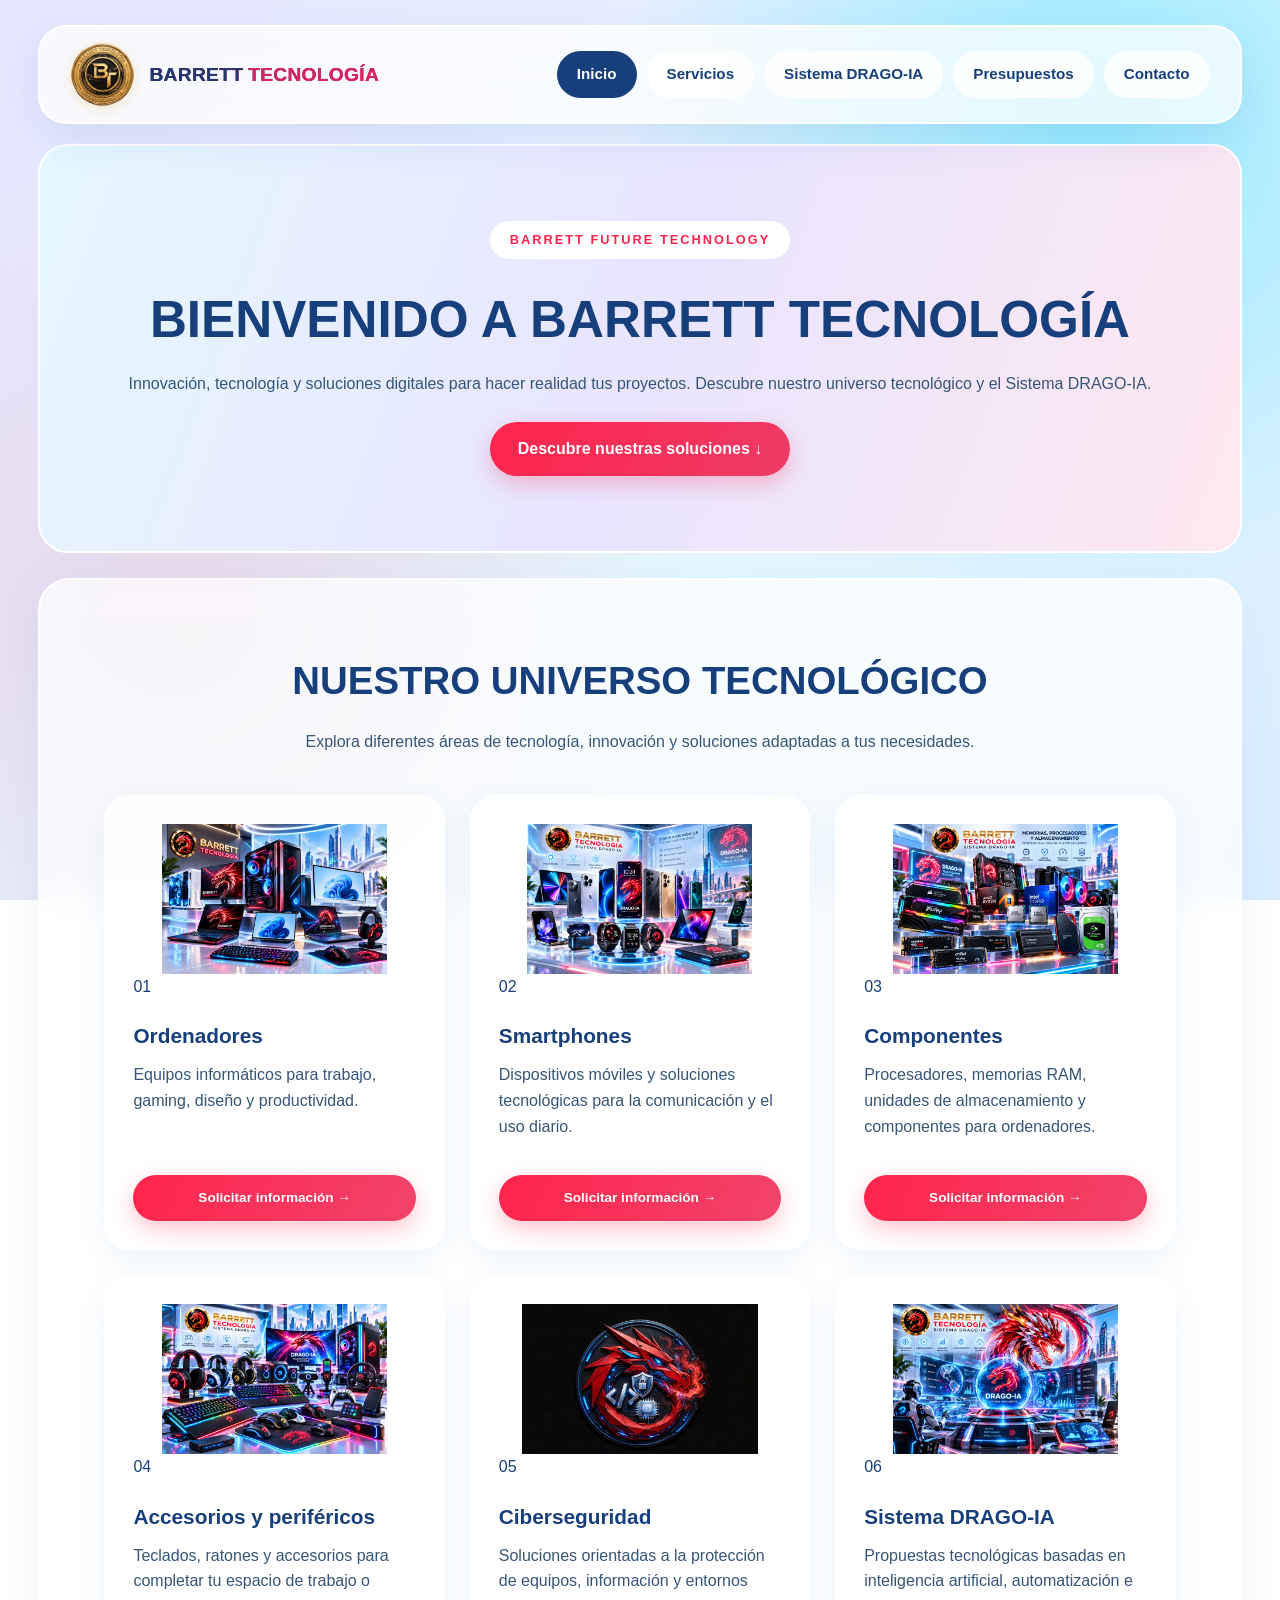
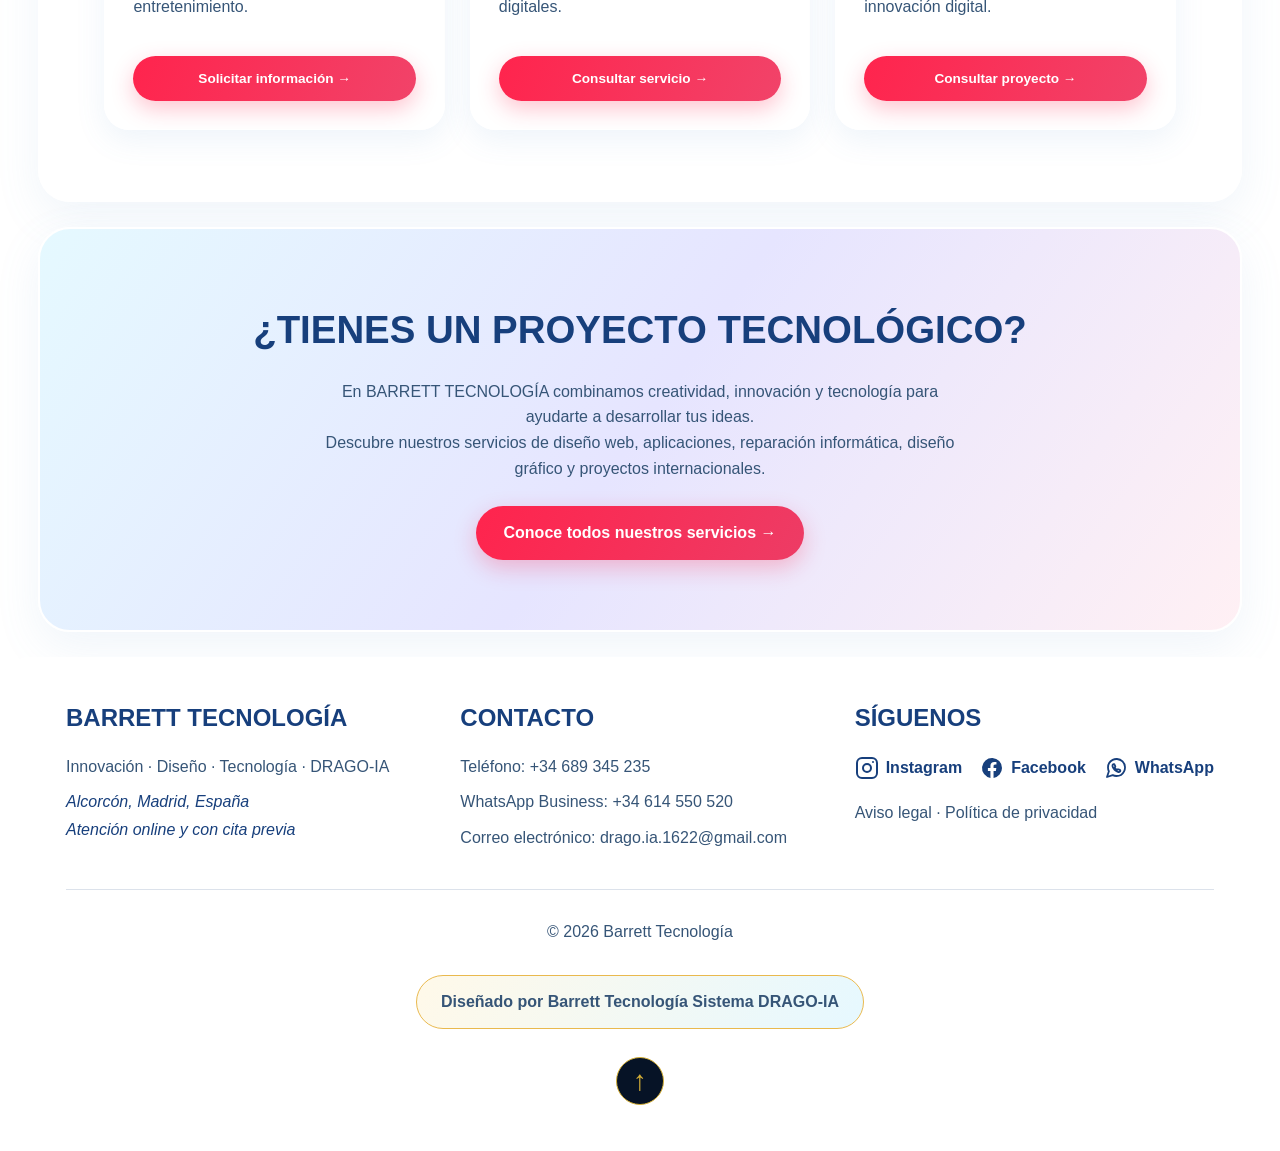
<file: index.html>
﻿
<!DOCTYPE html>
<html lang="es">


<head>
  <meta charset="UTF-8">

  <meta
    name="viewport"
    content="width=device-width, initial-scale=1.0"
  >

  <!-- TÍTULO SEO -->
  <title>
    Barrett Tecnología | Soluciones Tecnológicas y DRAGO-IA
  </title>

  <!-- DESCRIPCIÓN SEO -->
  <meta
    name="description"
    content="Barrett Tecnología: soluciones tecnológicas,
    ciberseguridad, diseño web, ordenadores,
    smartphones e innovación digital.
    Descubre nuestros proyectos del Sistema DRAGO-IA."
  >

  <!-- IDENTIDAD CORPORATIVA -->
  <meta name="theme-color" content="#071a39">

  <!-- HOJA DE ESTILOS -->
  <link rel="stylesheet" href="css/barrett.css">

  <!-- FAVICON CORPORATIVO BF -->
  <link
    rel="icon"
    type="image/png"
    href="assets/images/sello.barrett.png"
  >

  <!-- URL CANÓNICA -->
  <link
    rel="canonical"
    href="https://dragoia1622-beep.github.io/BARRETT-TECNOLOGIA/"
  >

</head>


<body>

  <!-- CABECERA CORPORATIVA -->
  <header class="cabecera">

<a href="index.html" class="marca">
  <img src="assets/images/sello.barrett.png" alt="Sello de Barrett Tecnología" width="1254" height="1254">

  <span class="marca-nombre">
    <span class="marca-barrett">BARRETT</span>
    <span class="marca-tecnologia">TECNOLOGÍA</span>
  </span>
</a>

    <!-- MENÚ DE NAVEGACIÓN -->
    <nav aria-label="Navegación principal">
      <ul>

        <li>
          <a href="index.html"
             class="activo"
             aria-current="page">
            Inicio
          </a>
        </li>

        <li>
          <a href="views/productos.html">
            Servicios
          </a>
        </li>

        <li>
          <a href="views/proyectos.html">
            Sistema DRAGO-IA
          </a>
        </li>
        
        <li>
          <a href="views/presupuesto.html">
            Presupuestos
          </a>
        </li>

        <li>
          <a href="views/contacto.html">
            Contacto
          </a>
        </li>

      </ul>
    </nav>

  </header>

  <!-- CONTENIDO PRINCIPAL -->
  <main>

    <!-- SECCIÓN 1: PRESENTACIÓN -->
    <section class="titulo-pagina servicios-portada">

      <span class="etiqueta-future">
        BARRETT FUTURE TECHNOLOGY
      </span>

      <h1>BIENVENIDO A BARRETT TECNOLOGÍA</h1>

      <p>
        Innovación, tecnología y soluciones digitales
        para hacer realidad tus proyectos.
        Descubre nuestro universo tecnológico
        y el Sistema DRAGO-IA.
      </p>

      <a href="#catalogo" class="boton">
        Descubre nuestras soluciones ↓
      </a>

    </section>

    <!-- SECCIÓN 2: GALERÍA TECNOLÓGICA -->
    <section class="seccion" id="catalogo">

      <h2>NUESTRO UNIVERSO TECNOLÓGICO</h2>

      <p>
        Explora diferentes áreas de tecnología,
        innovación y soluciones adaptadas
        a tus necesidades.
      </p>

      <div class="cuadricula servicios-grid">

        <!-- TARJETA 01: ORDENADORES -->
        <article class="tarjeta producto">

          <div class="servicio-imagen">
            <img src="assets/images/ordenadores.png"
                 alt="Ordenadores de alto rendimiento"
                 loading="lazy" width="941" height="572">

            <span class="servicio-numero">01</span>
          </div>

          <h3>Ordenadores</h3>

          <p>
            Equipos informáticos para trabajo,
            gaming, diseño y productividad.
          </p>

          <a href="views/presupuesto.html" class="boton">
            Solicitar información →
          </a>

        </article>

        <!-- TARJETA 02: SMARTPHONES -->
        <article class="tarjeta producto">

          <div class="servicio-imagen">
            <img src="assets/images/tecnologia.png"
                 alt="Smartphones y dispositivos móviles"
                 loading="lazy" width="941" height="572">

            <span class="servicio-numero">02</span>
          </div>

          <h3>Smartphones</h3>

          <p>
            Dispositivos móviles y soluciones
            tecnológicas para la comunicación
            y el uso diario.
          </p>

          <a href="views/presupuesto.html" class="boton">
            Solicitar información →
          </a>

        </article>

        <!-- TARJETA 03: COMPONENTES -->
        <article class="tarjeta producto">

          <div class="servicio-imagen">
            <img src="assets/images/componentes.png"
                 alt="Procesadores, memorias y almacenamiento"
                 loading="lazy" width="941" height="572">

            <span class="servicio-numero">03</span>
          </div>

          <h3>Componentes</h3>

          <p>
            Procesadores, memorias RAM,
            unidades de almacenamiento
            y componentes para ordenadores.
          </p>

          <a href="views/presupuesto.html" class="boton">
            Solicitar información →
          </a>

        </article>

        <!-- TARJETA 04: ACCESORIOS -->
        <article class="tarjeta producto">

          <div class="servicio-imagen">
            <img src="assets/images/perifericos.png"
                 alt="Teclados, ratones y periféricos"
                 loading="lazy" width="941" height="572">

            <span class="servicio-numero">04</span>
          </div>

          <h3>Accesorios y periféricos</h3>

          <p>
            Teclados, ratones y accesorios
            para completar tu espacio
            de trabajo o entretenimiento.
          </p>

          <a href="views/presupuesto.html" class="boton">
            Solicitar información →
          </a>

        </article>

        <!-- TARJETA 05: CIBERSEGURIDAD -->
        <article class="tarjeta producto">

          <div class="servicio-imagen">
            <img src="assets/images/logo-drago.png"
                 alt="Identidad tecnológica asociada a ciberseguridad"
                 loading="lazy" width="941" height="572">

            <span class="servicio-numero">05</span>
          </div>

          <h3>Ciberseguridad</h3>

          <p>
            Soluciones orientadas a la protección
            de equipos, información
            y entornos digitales.
          </p>

          <a href="views/presupuesto.html" class="boton">
            Consultar servicio →
          </a>

        </article>

        <!-- TARJETA 06: SISTEMA DRAGO-IA -->
        <article class="tarjeta producto">

          <div class="servicio-imagen">
            <img src="assets/images/DRAGO-IA.png"
                 alt="Identidad visual del Sistema DRAGO-IA"
                 loading="lazy" width="941" height="572">

            <span class="servicio-numero">06</span>
          </div>

          <h3>Sistema DRAGO-IA</h3>

          <p>
            Propuestas tecnológicas basadas
            en inteligencia artificial,
            automatización e innovación digital.
          </p>

          <a href="views/presupuesto.html" class="boton">
            Consultar proyecto →
          </a>

        </article>

      </div>

    </section>

    <!-- SECCIÓN 3: LLAMADA A LA ACCIÓN -->
    <section class="seccion llamada-accion">

      <h2>¿TIENES UN PROYECTO TECNOLÓGICO?</h2>

      <p>
        En BARRETT TECNOLOGÍA combinamos
        creatividad, innovación y tecnología
        para ayudarte a desarrollar tus ideas.
      </p>

      <p>
        Descubre nuestros servicios de diseño web,
        aplicaciones, reparación informática,
        diseño gráfico y proyectos internacionales.
      </p>

      <a href="views/productos.html" class="boton">
        Conoce todos nuestros servicios →
      </a>

    </section>

  </main>

  
<!-- PIE DE PÁGINA CORPORATIVO -->
<footer class="footer-corporativo">

  <div class="footer-columnas">

    <!-- COLUMNA 1: EMPRESA -->
    <div class="footer-columna">
      <h2>BARRETT TECNOLOGÍA</h2>

      <p>Innovación · Diseño · Tecnología · DRAGO-IA</p>

      <address>
        Alcorcón, Madrid, España<br>
        Atención online y con cita previa
      </address>
    </div>

    <!-- COLUMNA 2: CONTACTO -->
    <div class="footer-columna">
      <h2>CONTACTO</h2>

      <p>
        Teléfono:
        <a href="tel:+34689345235">+34 689 345 235</a>
      </p>

      <p>
        WhatsApp Business:
        <a href="https://wa.me/34614550520"
           target="_blank"
           rel="noopener noreferrer">
          +34 614 550 520
        </a>
      </p>

      <p>
        Correo electrónico:
        <a href="mailto:drago.ia.1622@gmail.com">
          drago.ia.1622@gmail.com
        </a>
      </p>
    </div>

    <!-- COLUMNA 3: REDES SOCIALES -->
    <div class="footer-columna">
      <h2>SÍGUENOS</h2>

      <div class="redes">

        <!-- INSTAGRAM -->
        <a href="https://www.instagram.com/barrett_tecnologia/"
           target="_blank"
           rel="noopener noreferrer"
           aria-label="Instagram de Barrett Tecnología">

          <svg xmlns="http://www.w3.org/2000/svg"
               width="28"
               height="28"
               viewBox="0 0 24 24"
               fill="none"
               stroke="currentColor"
               stroke-width="2"
               stroke-linecap="round"
               stroke-linejoin="round"
               aria-hidden="true">

            <rect x="2" y="2"
                  width="20" height="20"
                  rx="5" ry="5"/>

            <circle cx="12" cy="12" r="4"/>

            <circle cx="18" cy="6" r="1"
                    fill="currentColor"
                    stroke="none"/>
          </svg>

          <span>Instagram</span>
        </a>

        <!-- FACEBOOK -->
        <a href="https://www.facebook.com/"
           target="_blank"
           rel="noopener noreferrer"
           aria-label="Facebook">

          <svg xmlns="http://www.w3.org/2000/svg"
               width="28"
               height="28"
               viewBox="0 0 24 24"
               fill="currentColor"
               aria-hidden="true">

            <path d="M22 12a10 10 0 1 0-11.56 9.88v-6.99H7.9V12h2.54V9.8c0-2.5 1.49-3.89 3.77-3.89 1.09 0 2.23.2 2.23.2v2.46h-1.26c-1.24 0-1.63.77-1.63 1.56V12h2.78l-.44 2.89h-2.34v6.99A10 10 0 0 0 22 12Z"/>
          </svg>

          <span>Facebook</span>
        </a>

        <!-- WHATSAPP -->
        <a href="https://wa.me/34614550520"
           target="_blank"
           rel="noopener noreferrer"
           aria-label="WhatsApp Business">

          <svg xmlns="http://www.w3.org/2000/svg"
               width="28"
               height="28"
               viewBox="0 0 24 24"
               fill="none"
               stroke="currentColor"
               stroke-width="1.8"
               stroke-linecap="round"
               stroke-linejoin="round"
               aria-hidden="true">

            <path d="M21 11.5a8.38 8.38 0 0 1-.9 3.8
                     8.5 8.5 0 0 1-7.6 4.7
                     8.38 8.38 0 0 1-3.8-.9
                     L3 21l1.9-5.7a8.38 8.38 0 0 1-.9-3.8
                     8.5 8.5 0 0 1 4.7-7.6
                     8.38 8.38 0 0 1 3.8-.9h.5
                     a8.48 8.48 0 0 1 8 8v.5Z"/>

            <path d="M9 8.5c.2-.3.4-.3.6-.3h.5
                     c.2 0 .4.1.5.4l.7 1.6
                     c.1.2.1.4-.1.6l-.6.7
                     c.5 1 1.4 1.9 2.4 2.4l.7-.6
                     c.2-.2.4-.2.6-.1l1.6.7
                     c.3.1.4.3.4.5v.5
                     c0 .2 0 .4-.3.6
                     -.4.4-1 .6-1.6.5
                     -2.6-.4-5.5-3.3-5.9-5.9
                     -.1-.6.1-1.2.5-1.6Z"/>
          </svg>

          <span>WhatsApp</span>
        </a>

      </div>

      <!-- ENLACES LEGALES -->
      <p class="enlaces-legales">
        <a href="views/aviso-legal.html">
          Aviso legal
        </a>

        ·

        <a href="views/politica-privacidad.html">
          Política de privacidad
        </a>
      </p>
    </div>

  </div>

  <!-- PARTE INFERIOR -->
  <div class="footer-inferior">

    <p>© 2026 Barrett Tecnología</p>

    <p class="firma">
      Diseñado por Barrett Tecnología Sistema DRAGO-IA
    </p>

  </div>



  <!-- Aquí está el contenido actual de tu footer -->

  <a href="#" class="barrett-volver-arriba"
     aria-label="Volver arriba">
    ↑
  </a>

</footer>


</body>
</html>
</file>
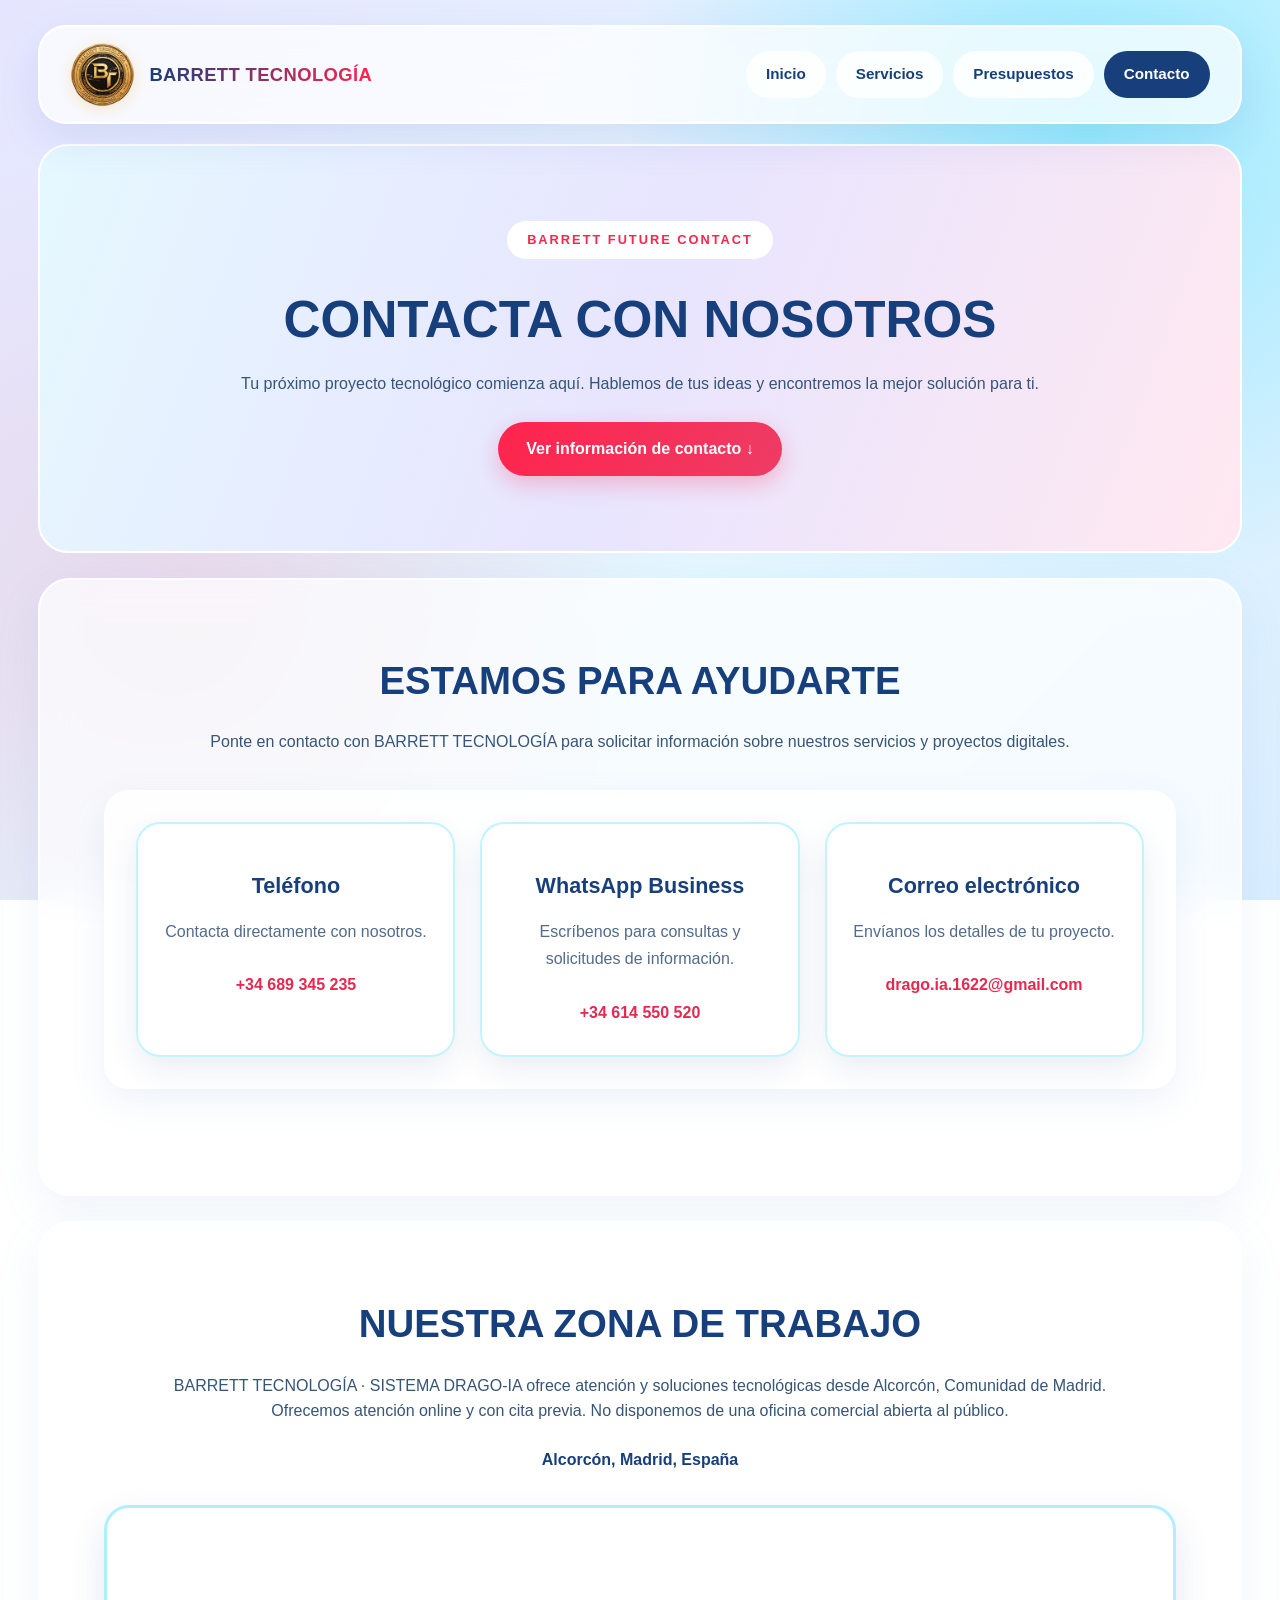
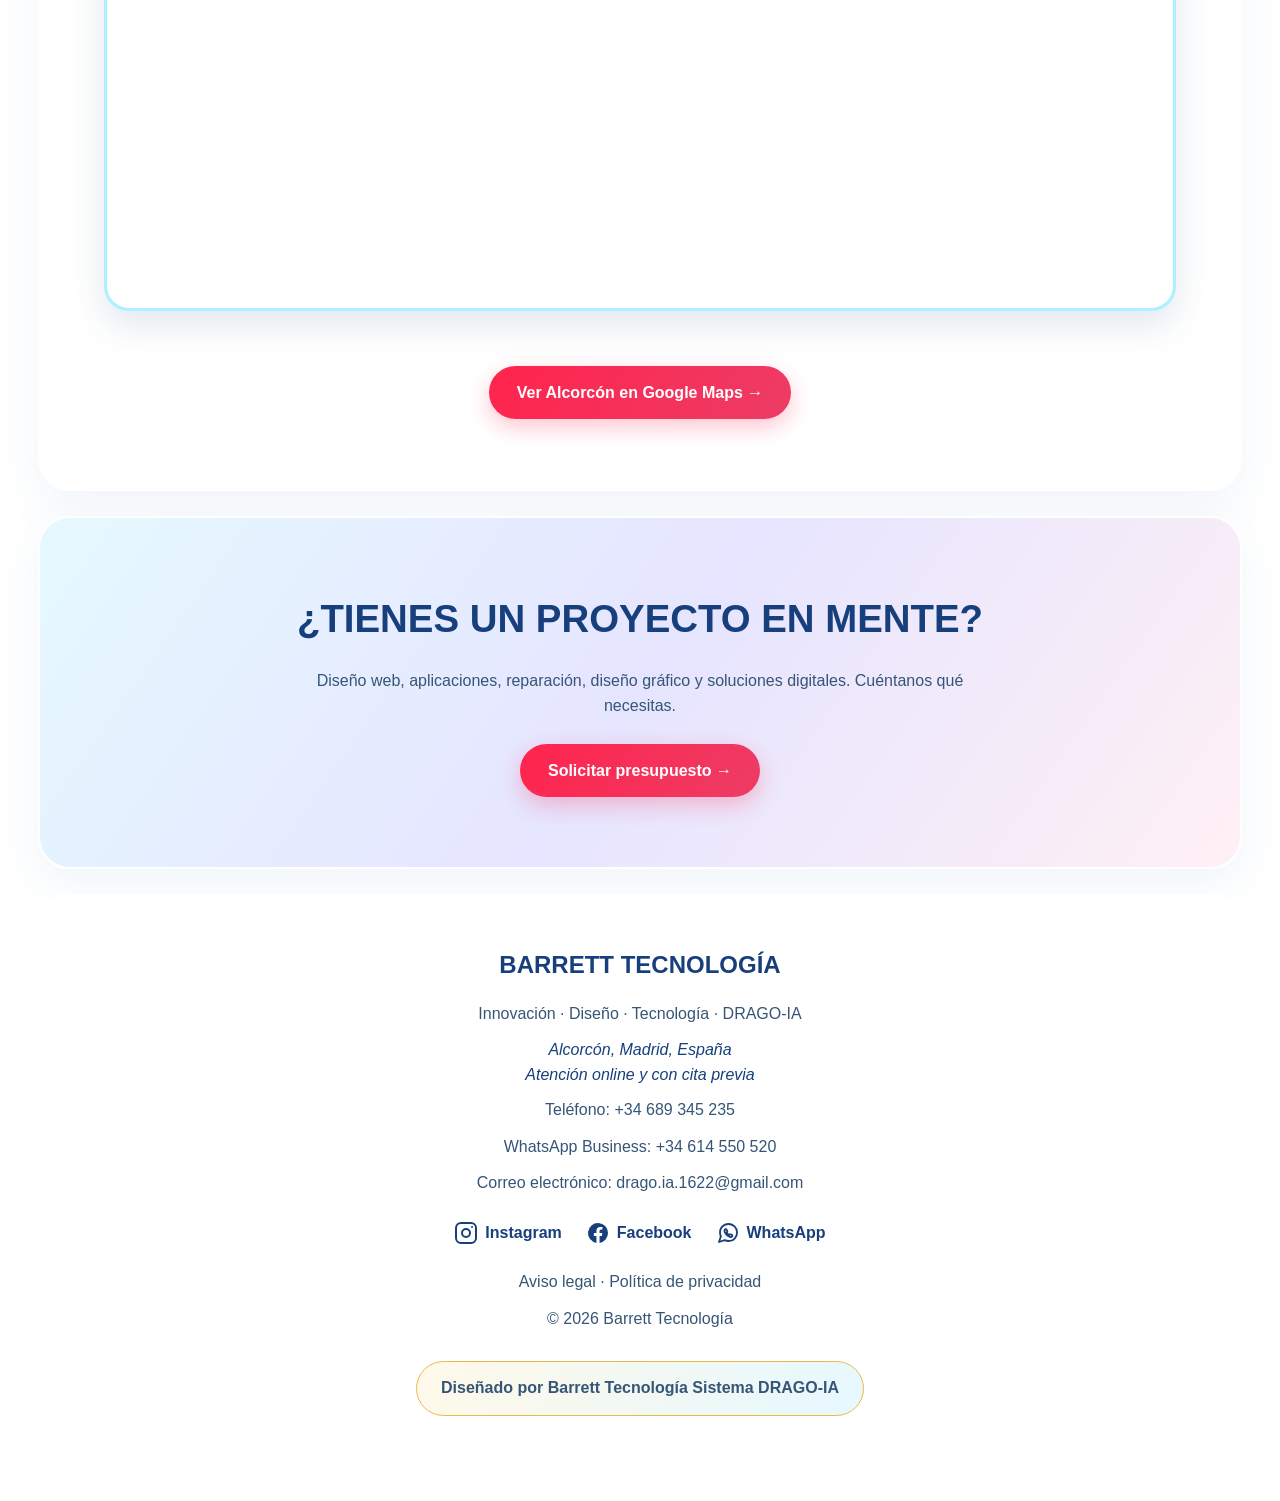
<file: contacto.html>
<!DOCTYPE html>
<html lang="es">

<head>
  <meta charset="UTF-8">
  <meta name="viewport"
        content="width=device-width, initial-scale=1.0">

  <meta name="description"
        content="Contacta con Barrett Tecnología para consultas
        sobre diseño web, aplicaciones, reparación informática
        y proyectos digitales. Atención online desde Alcorcón,
        Madrid, España.">

  <title>Contacto | Barrett Tecnología</title>

  <link rel="stylesheet" href="css/barrett.css">
</head>

<body>

  <!-- CABECERA CORPORATIVA -->
  <header class="cabecera">

    <a href="index.html" class="marca">
      <img src="img/sello.barrett.png"
           alt="Sello de Barrett Tecnología">

      <span>BARRETT TECNOLOGÍA</span>
    </a>

    <nav aria-label="Navegación principal">
      <ul>

        <li>
          <a href="index.html">Inicio</a>
        </li>

        <li>
          <a href="productos.html">Servicios</a>
        </li>

        <li>
          <a href="presupuesto.html">Presupuestos</a>
        </li>

        <li>
          <a href="contacto.html"
             class="activo"
             aria-current="page">
            Contacto
          </a>
        </li>

      </ul>
    </nav>

  </header>

  <!-- CONTENIDO PRINCIPAL -->
  <main>

    <!-- PORTADA DE CONTACTO -->
    <section class="titulo-pagina servicios-portada">

      <span class="etiqueta-future">
        BARRETT FUTURE CONTACT
      </span>

      <h1>CONTACTA CON NOSOTROS</h1>

      <p>
        Tu próximo proyecto tecnológico comienza aquí.
        Hablemos de tus ideas y encontremos
        la mejor solución para ti.
      </p>

      <a href="#informacion" class="boton">
        Ver información de contacto ↓
      </a>

    </section>

    <!-- INFORMACIÓN DE CONTACTO -->
    <section class="seccion" id="informacion">

      <h2>ESTAMOS PARA AYUDARTE</h2>

      <p>
        Ponte en contacto con BARRETT TECNOLOGÍA
        para solicitar información sobre nuestros
        servicios y proyectos digitales.
      </p>

      <div class="datos-contacto">

        <!-- TELÉFONO -->
        <article class="tarjeta contacto-tarjeta">

          <h3>Teléfono</h3>

          <p>
            Contacta directamente con nosotros.
          </p>

          <a href="tel:+34689345235">
            +34 689 345 235
          </a>

        </article>

        <!-- WHATSAPP BUSINESS -->
        <article class="tarjeta contacto-tarjeta">

          <h3>WhatsApp Business</h3>

          <p>
            Escríbenos para consultas
            y solicitudes de información.
          </p>

          <a href="https://wa.me/34614550520"
             target="_blank"
             rel="noopener noreferrer">
            +34 614 550 520
          </a>

        </article>

        <!-- CORREO ELECTRÓNICO -->
        <article class="tarjeta contacto-tarjeta">

          <h3>Correo electrónico</h3>

          <p>
            Envíanos los detalles
            de tu proyecto.
          </p>

          <a href="mailto:drago.ia.1622@gmail.com">
            drago.ia.1622@gmail.com
          </a>

        </article>

      </div>

    </section>

    <!-- ZONA DE TRABAJO -->
    <section class="seccion contacto-ubicacion">

      <h2>NUESTRA ZONA DE TRABAJO</h2>

      <p>
        BARRETT TECNOLOGÍA · SISTEMA DRAGO-IA
        ofrece atención y soluciones tecnológicas
        desde Alcorcón, Comunidad de Madrid.
      </p>

      <p>
        Ofrecemos atención online y con cita previa.
        No disponemos de una oficina comercial
        abierta al público.
      </p>

      <address>
        Alcorcón, Madrid, España
      </address>

      <!-- MAPA GENERAL DE ALCORCÓN -->
      <div class="mapa">

        <iframe
          title="Mapa general de Alcorcón, Madrid"
          src="https://www.google.com/maps?q=Alcorc%C3%B3n%2C+Madrid%2C+Espa%C3%B1a&amp;output=embed"
          width="100%"
          height="400"
          style="border:0"
          loading="lazy"
          referrerpolicy="no-referrer-when-downgrade">
        </iframe>

      </div>

      <!-- ENLACE A GOOGLE MAPS -->
      <p>
        <a
          href="https://www.google.com/maps/search/?api=1&amp;query=Alcorc%C3%B3n%2C+Madrid%2C+Espa%C3%B1a"
          target="_blank"
          rel="noopener noreferrer"
          class="boton">
          Ver Alcorcón en Google Maps →
        </a>
      </p>

    </section>

    <!-- LLAMADA A LA ACCIÓN -->
    <section class="seccion llamada-accion">

      <h2>¿TIENES UN PROYECTO EN MENTE?</h2>

      <p>
        Diseño web, aplicaciones, reparación,
        diseño gráfico y soluciones digitales.
        Cuéntanos qué necesitas.
      </p>

      <a href="presupuesto.html" class="boton">
        Solicitar presupuesto →
      </a>

    </section>

  </main>

  <!-- PIE DE PÁGINA CORPORATIVO -->
  <footer>

    <h2>BARRETT TECNOLOGÍA</h2>

    <p>
      Innovación · Diseño · Tecnología · DRAGO-IA
    </p>

    <!-- DATOS DE CONTACTO -->
    <address>
      Alcorcón, Madrid, España<br>
      Atención online y con cita previa
    </address>

    <p>
      Teléfono:
      <a href="tel:+34689345235">
        +34 689 345 235
      </a>
    </p>

    <p>
      WhatsApp Business:
      <a href="https://wa.me/34614550520"
         target="_blank"
         rel="noopener noreferrer">
        +34 614 550 520
      </a>
    </p>

    <p>
      Correo electrónico:
      <a href="mailto:drago.ia.1622@gmail.com">
        drago.ia.1622@gmail.com
      </a>
    </p>

    <!-- REDES SOCIALES CON LOGOTIPOS -->
    <div class="redes">

     
<!-- INSTAGRAM -->
<a href="https://www.instagram.com/barrett_tecnologia/"
   target="_blank"
   rel="noopener noreferrer"
   aria-label="Instagram de Barrett Tecnología">

    <svg xmlns="http://www.w3.org/2000/svg"
         width="28"
         height="28"
         viewBox="0 0 24 24"
         fill="none"
         stroke="currentColor"
         stroke-width="2"
         stroke-linecap="round"
         stroke-linejoin="round"
         aria-hidden="true"
         focusable="false">

        <rect x="2" y="2"
              width="20" height="20"
              rx="5" ry="5"/>

        <circle cx="12" cy="12" r="4"/>

        <circle cx="18" cy="6" r="1"
                fill="currentColor"
                stroke="none"/>
    </svg>

    <span>Instagram</span>
</a>

      <!-- FACEBOOK -->
      <a href="https://www.facebook.com/"
         target="_blank"
         rel="noopener noreferrer"
         aria-label="Facebook">

        <svg xmlns="http://www.w3.org/2000/svg"
             width="28"
             height="28"
             viewBox="0 0 24 24"
             fill="currentColor"
             aria-hidden="true"
             focusable="false">
          <path d="M22 12a10 10 0 1 0-11.56 9.88v-6.99H7.9V12h2.54V9.8c0-2.5 1.49-3.89 3.77-3.89 1.09 0 2.23.2 2.23.2v2.46h-1.26c-1.24 0-1.63.77-1.63 1.56V12h2.78l-.44 2.89h-2.34v6.99A10 10 0 0 0 22 12Z"/>
        </svg>

        <span>Facebook</span>
      </a>

      <!-- WHATSAPP -->
      <a href="https://wa.me/34614550520"
         target="_blank"
         rel="noopener noreferrer"
         aria-label="WhatsApp Business">

        <svg xmlns="http://www.w3.org/2000/svg"
             width="28"
             height="28"
             viewBox="0 0 24 24"
             fill="none"
             stroke="currentColor"
             stroke-width="1.8"
             stroke-linecap="round"
             stroke-linejoin="round"
             aria-hidden="true"
             focusable="false">
          <path d="M21 11.5a8.38 8.38 0 0 1-.9 3.8
                   8.5 8.5 0 0 1-7.6 4.7
                   8.38 8.38 0 0 1-3.8-.9
                   L3 21l1.9-5.7a8.38 8.38 0 0 1-.9-3.8
                   8.5 8.5 0 0 1 4.7-7.6
                   8.38 8.38 0 0 1 3.8-.9h.5
                   a8.48 8.48 0 0 1 8 8v.5Z"/>
          <path d="M9 8.5c.2-.3.4-.3.6-.3h.5
                   c.2 0 .4.1.5.4l.7 1.6
                   c.1.2.1.4-.1.6l-.6.7
                   c.5 1 1.4 1.9 2.4 2.4l.7-.6
                   c.2-.2.4-.2.6-.1l1.6.7
                   c.3.1.4.3.4.5v.5
                   c0 .2 0 .4-.3.6
                   -.4.4-1 .6-1.6.5
                   -2.6-.4-5.5-3.3-5.9-5.9
                   -.1-.6.1-1.2.5-1.6Z"/>
        </svg>

        <span>WhatsApp</span>
      </a>

    </div>

    <!-- ENLACES LEGALES -->
    <p class="enlaces-legales">

      <a href="aviso-legal.html">
        Aviso legal
      </a>

      ·

      <a href="politica-privacidad.html">
        Política de privacidad
      </a>

    </p>

    <!-- DERECHOS DE AUTOR -->
    <p>© 2026 Barrett Tecnología</p>

    <!-- FIRMA CORPORATIVA -->
    <p class="firma">
      Diseñado por Barrett Tecnología Sistema DRAGO-IA
    </p>

  </footer>

</body>
</html>
</file>
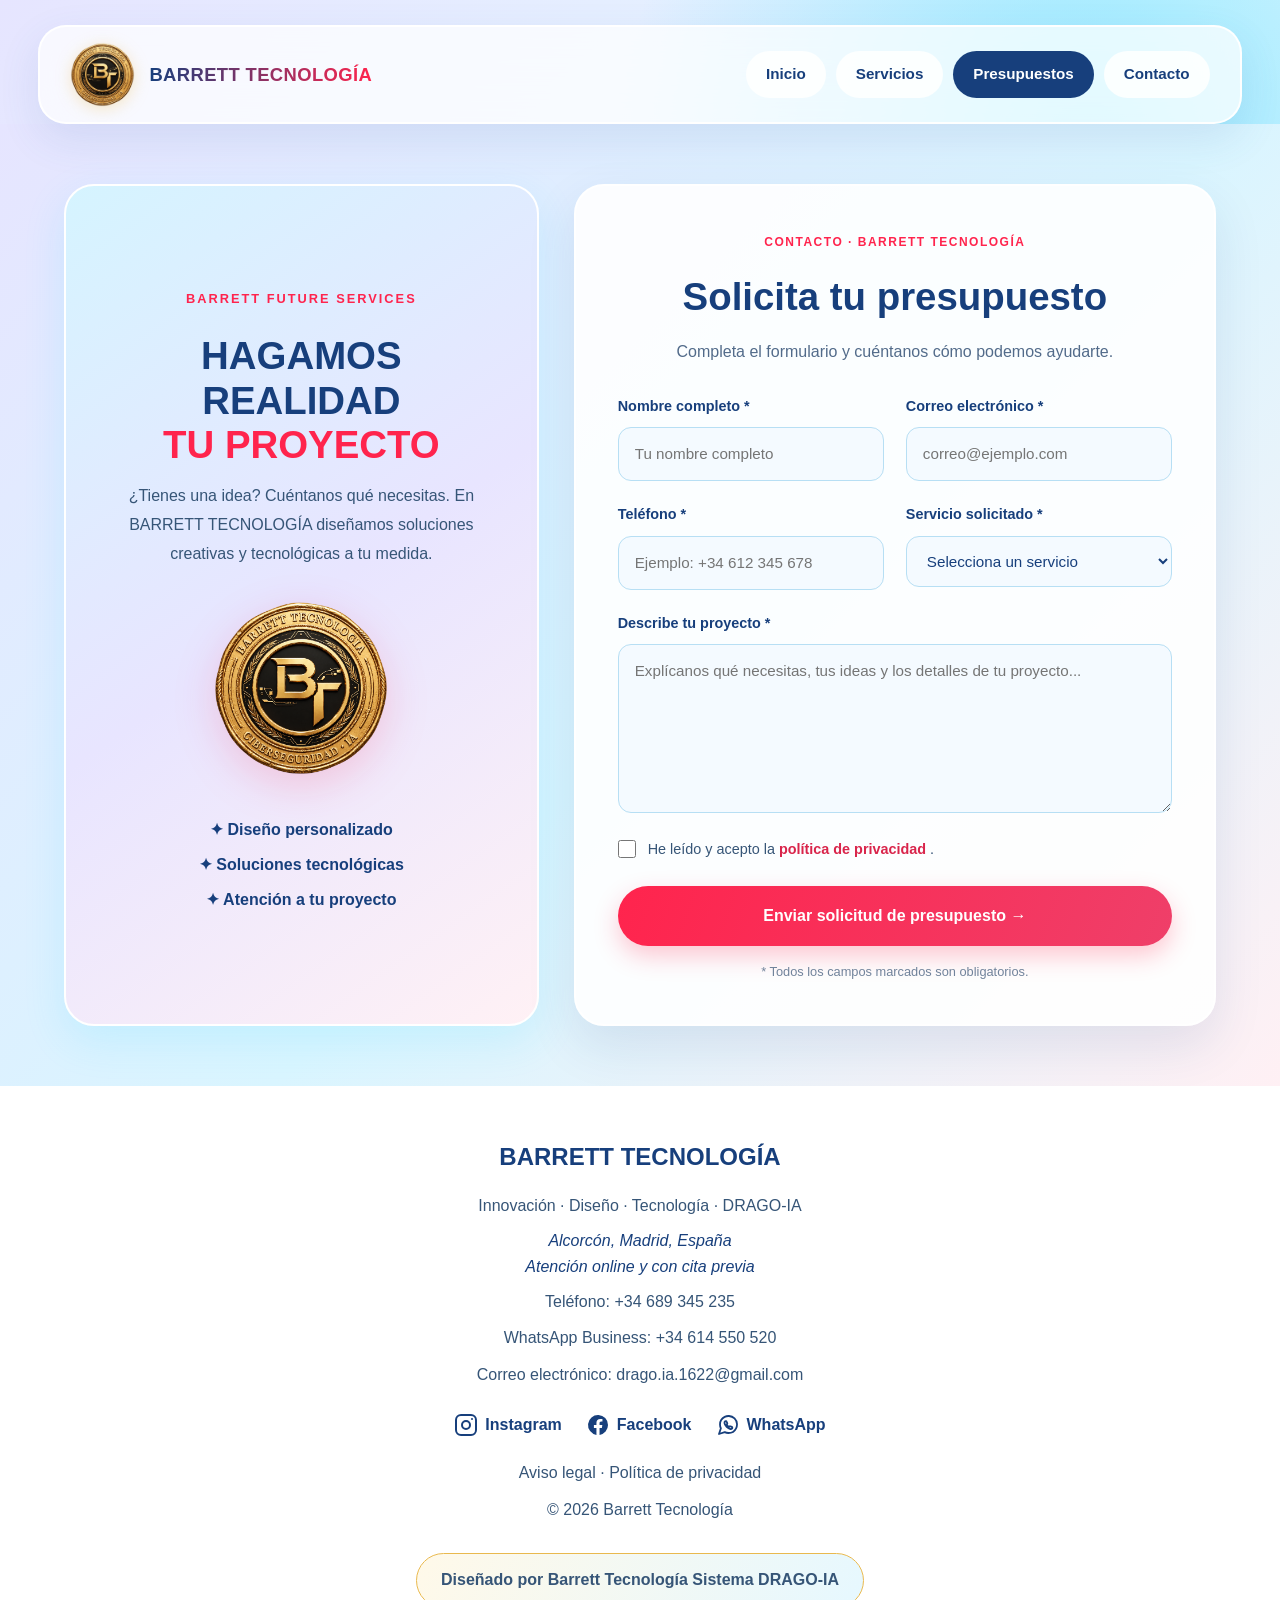
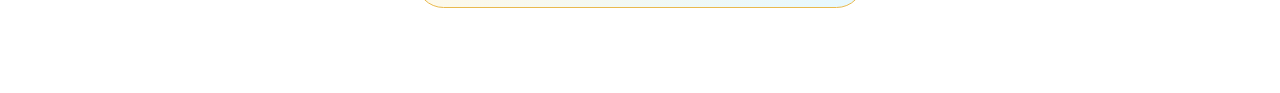
<file: presupuesto.html>
<!DOCTYPE html>
<html lang="es">

<head>
  <meta charset="UTF-8">

  <meta name="viewport"
        content="width=device-width, initial-scale=1.0">

  <meta name="description"
        content="Solicita un presupuesto en Barrett Tecnología
        para diseño web, aplicaciones, reparación informática,
        diseño gráfico, Digital Signage y proyectos internacionales.">

  <title>Presupuestos | Barrett Tecnología</title>

  <link rel="stylesheet" href="css/barrett.css">
</head>

<body>

  <!-- CABECERA CORPORATIVA -->
  <header class="cabecera">

    <a href="index.html" class="marca">
      <img src="img/sello.barrett.png"
           alt="Sello de Barrett Tecnología">

      <span>BARRETT TECNOLOGÍA</span>
    </a>

    <nav aria-label="Navegación principal">
      <ul>

        <li>
          <a href="index.html">Inicio</a>
        </li>

        <li>
          <a href="productos.html">Servicios</a>
        </li>

        <li>
          <a href="presupuesto.html"
             class="activo"
             aria-current="page">
            Presupuestos
          </a>
        </li>

        <li>
          <a href="contacto.html">Contacto</a>
        </li>

      </ul>
    </nav>

  </header>

  <!-- CONTENIDO PRINCIPAL -->
  <main class="pagina-presupuesto">

    <section class="presupuesto-contenedor"
             aria-label="Solicitud de presupuesto">

      <!-- PANEL IZQUIERDO -->
      <div class="presupuesto-presentacion">

        <span class="presupuesto-etiqueta">
          BARRETT FUTURE SERVICES
        </span>

        <h1>
          HAGAMOS REALIDAD
          <span>TU PROYECTO</span>
        </h1>

        <p>
          ¿Tienes una idea? Cuéntanos qué necesitas.
          En BARRETT TECNOLOGÍA diseñamos soluciones
          creativas y tecnológicas a tu medida.
        </p>

        <img src="img/sello.barrett.png"
             alt="Sello corporativo de Barrett Tecnología"
             class="presupuesto-drago">

        <div class="presupuesto-beneficios">
          <p>✦ Diseño personalizado</p>
          <p>✦ Soluciones tecnológicas</p>
          <p>✦ Atención a tu proyecto</p>
        </div>

      </div>

      <!-- PANEL DERECHO -->
      <div class="presupuesto-panel">

        <div class="presupuesto-encabezado">

          <span>
            CONTACTO · BARRETT TECNOLOGÍA
          </span>

          <h2>Solicita tu presupuesto</h2>

          <p>
            Completa el formulario y cuéntanos
            cómo podemos ayudarte.
          </p>

        </div>

        <!-- FORMULARIO CONECTADO A FORMSUBMIT -->
        <form
          class="formulario-presupuesto"
          action="https://formsubmit.co/drago.ia.1622@gmail.com"
          method="POST">

          <!-- CONFIGURACIÓN DE FORMSUBMIT -->
          <input type="hidden"
                 name="_subject"
                 value="Nuevo presupuesto - Barrett Tecnología">

          <input type="hidden"
                 name="_captcha"
                 value="true">

          <input type="hidden"
                 name="_template"
                 value="table">

          <!-- CAMPOS DEL FORMULARIO -->
          <div class="formulario-grid">

            <!-- NOMBRE -->
            <div class="campo-formulario">

              <label for="nombre">
                Nombre completo *
              </label>

              <input
                type="text"
                id="nombre"
                name="nombre"
                placeholder="Tu nombre completo"
                autocomplete="name"
                minlength="2"
                maxlength="100"
                required>

            </div>

            <!-- CORREO ELECTRÓNICO -->
            <div class="campo-formulario">

              <label for="email">
                Correo electrónico *
              </label>

              <input
                type="email"
                id="email"
                name="email"
                placeholder="correo@ejemplo.com"
                autocomplete="email"
                maxlength="150"
                required>

            </div>

            <!-- TELÉFONO -->
            <div class="campo-formulario">

              <label for="telefono">
                Teléfono *
              </label>

              <input
                type="tel"
                id="telefono"
                name="telefono"
                placeholder="Ejemplo: +34 612 345 678"
                autocomplete="tel"
                pattern="[0-9+() .-]{9,20}"
                title="Introduce un teléfono de 9 a 20 caracteres"
                required>

            </div>

            <!-- SERVICIO SOLICITADO -->
            <div class="campo-formulario">

              <label for="servicio">
                Servicio solicitado *
              </label>

              <select
                id="servicio"
                name="servicio"
                required>

                <option value="" disabled selected>
                  Selecciona un servicio
                </option>

                <option value="Diseño de páginas web">
                  Diseño de páginas web
                </option>

                <option value="Diseño de aplicaciones">
                  Diseño de aplicaciones
                </option>

                <option value="Desarrollo de proyectos">
                  Hacemos realidad tus proyectos
                </option>

                <option value="Reparación y configuración">
                  Reparación y configuración
                </option>

                <option value="Diseño gráfico">
                  Diseño gráfico
                </option>

                <option value="Diseño de Digital Signage">
                  Diseño de Digital Signage
                </option>

                <option value="Desarrollo web y alojamiento internacional">
                  Desarrollo web y alojamiento internacional
                </option>

              </select>

            </div>

            <!-- DESCRIPCIÓN DEL PROYECTO -->
            <div class="campo-formulario campo-completo">

              <label for="mensaje">
                Describe tu proyecto *
              </label>

              <textarea
                id="mensaje"
                name="mensaje"
                rows="6"
                minlength="10"
                maxlength="3000"
                placeholder="Explícanos qué necesitas, tus ideas y los detalles de tu proyecto..."
                required></textarea>

            </div>

          </div>

          <!-- ACEPTACIÓN DE PRIVACIDAD -->
          <div class="privacidad-presupuesto">

            <input
              type="checkbox"
              id="privacidad"
              name="privacidad"
              value="Aceptada"
              required>

            <label for="privacidad">
              He leído y acepto la
              <a href="politica-privacidad.html"
                 target="_blank"
                 rel="noopener noreferrer">
                política de privacidad
              </a>.
            </label>

          </div>

          <!-- BOTÓN DE ENVÍO -->
          <button
            type="submit"
            class="boton-enviar-presupuesto">

            Enviar solicitud de presupuesto →

          </button>

          <p class="nota-presupuesto">
            * Todos los campos marcados son obligatorios.
          </p>

        </form>

      </div>

    </section>

  </main>

  <!-- PIE DE PÁGINA CORPORATIVO -->
  <footer>

    <h2>BARRETT TECNOLOGÍA</h2>

    <p>
      Innovación · Diseño · Tecnología · DRAGO-IA
    </p>

    <!-- UBICACIÓN Y MODALIDAD DE ATENCIÓN -->
    <address>
      Alcorcón, Madrid, España<br>
      Atención online y con cita previa
    </address>

    <!-- TELÉFONO -->
    <p>
      Teléfono:
      <a href="tel:+34689345235">
        +34 689 345 235
      </a>
    </p>

    <!-- WHATSAPP BUSINESS -->
    <p>
      WhatsApp Business:
      <a href="https://wa.me/34614550520"
         target="_blank"
         rel="noopener noreferrer">
        +34 614 550 520
      </a>
    </p>

    <!-- CORREO ELECTRÓNICO -->
    <p>
      Correo electrónico:
      <a href="mailto:drago.ia.1622@gmail.com">
        drago.ia.1622@gmail.com
      </a>
    </p>

    <!-- REDES SOCIALES CON LOGOTIPOS -->
    <div class="redes">

      
<!-- INSTAGRAM -->
<a href="https://www.instagram.com/barrett_tecnologia/"
   target="_blank"
   rel="noopener noreferrer"
   aria-label="Instagram de Barrett Tecnología">

    <svg xmlns="http://www.w3.org/2000/svg"
         width="28"
         height="28"
         viewBox="0 0 24 24"
         fill="none"
         stroke="currentColor"
         stroke-width="2"
         stroke-linecap="round"
         stroke-linejoin="round"
         aria-hidden="true"
         focusable="false">

        <rect x="2" y="2"
              width="20" height="20"
              rx="5" ry="5"/>

        <circle cx="12" cy="12" r="4"/>

        <circle cx="18" cy="6" r="1"
                fill="currentColor"
                stroke="none"/>
    </svg>

    <span>Instagram</span>
</a>


      <!-- FACEBOOK -->
      <a href="https://www.facebook.com/"
         target="_blank"
         rel="noopener noreferrer"
         aria-label="Facebook">

        <svg xmlns="http://www.w3.org/2000/svg"
             width="28"
             height="28"
             viewBox="0 0 24 24"
             fill="currentColor"
             aria-hidden="true"
             focusable="false">
          <path d="M22 12a10 10 0 1 0-11.56 9.88v-6.99H7.9V12h2.54V9.8c0-2.5 1.49-3.89 3.77-3.89 1.09 0 2.23.2 2.23.2v2.46h-1.26c-1.24 0-1.63.77-1.63 1.56V12h2.78l-.44 2.89h-2.34v6.99A10 10 0 0 0 22 12Z"/>
        </svg>

        <span>Facebook</span>
      </a>

      <!-- WHATSAPP -->
      <a href="https://wa.me/34614550520"
         target="_blank"
         rel="noopener noreferrer"
         aria-label="WhatsApp Business">

        <svg xmlns="http://www.w3.org/2000/svg"
             width="28"
             height="28"
             viewBox="0 0 24 24"
             fill="none"
             stroke="currentColor"
             stroke-width="1.8"
             stroke-linecap="round"
             stroke-linejoin="round"
             aria-hidden="true"
             focusable="false">
          <path d="M21 11.5a8.38 8.38 0 0 1-.9 3.8
                   8.5 8.5 0 0 1-7.6 4.7
                   8.38 8.38 0 0 1-3.8-.9
                   L3 21l1.9-5.7a8.38 8.38 0 0 1-.9-3.8
                   8.5 8.5 0 0 1 4.7-7.6
                   8.38 8.38 0 0 1 3.8-.9h.5
                   a8.48 8.48 0 0 1 8 8v.5Z"/>
          <path d="M9 8.5c.2-.3.4-.3.6-.3h.5
                   c.2 0 .4.1.5.4l.7 1.6
                   c.1.2.1.4-.1.6l-.6.7
                   c.5 1 1.4 1.9 2.4 2.4l.7-.6
                   c.2-.2.4-.2.6-.1l1.6.7
                   c.3.1.4.3.4.5v.5
                   c0 .2 0 .4-.3.6
                   -.4.4-1 .6-1.6.5
                   -2.6-.4-5.5-3.3-5.9-5.9
                   -.1-.6.1-1.2.5-1.6Z"/>
        </svg>

        <span>WhatsApp</span>
      </a>

    </div>

    <!-- ENLACES LEGALES -->
    <p class="enlaces-legales">

      <a href="aviso-legal.html">
        Aviso legal
      </a>

      ·

      <a href="politica-privacidad.html">
        Política de privacidad
      </a>

    </p>

    <!-- DERECHOS DE AUTOR -->
    <p>© 2026 Barrett Tecnología</p>

    <!-- FIRMA CORPORATIVA -->
    <p class="firma">
      Diseñado por Barrett Tecnología Sistema DRAGO-IA
    </p>

  </footer>

</body>
</html>
</file>
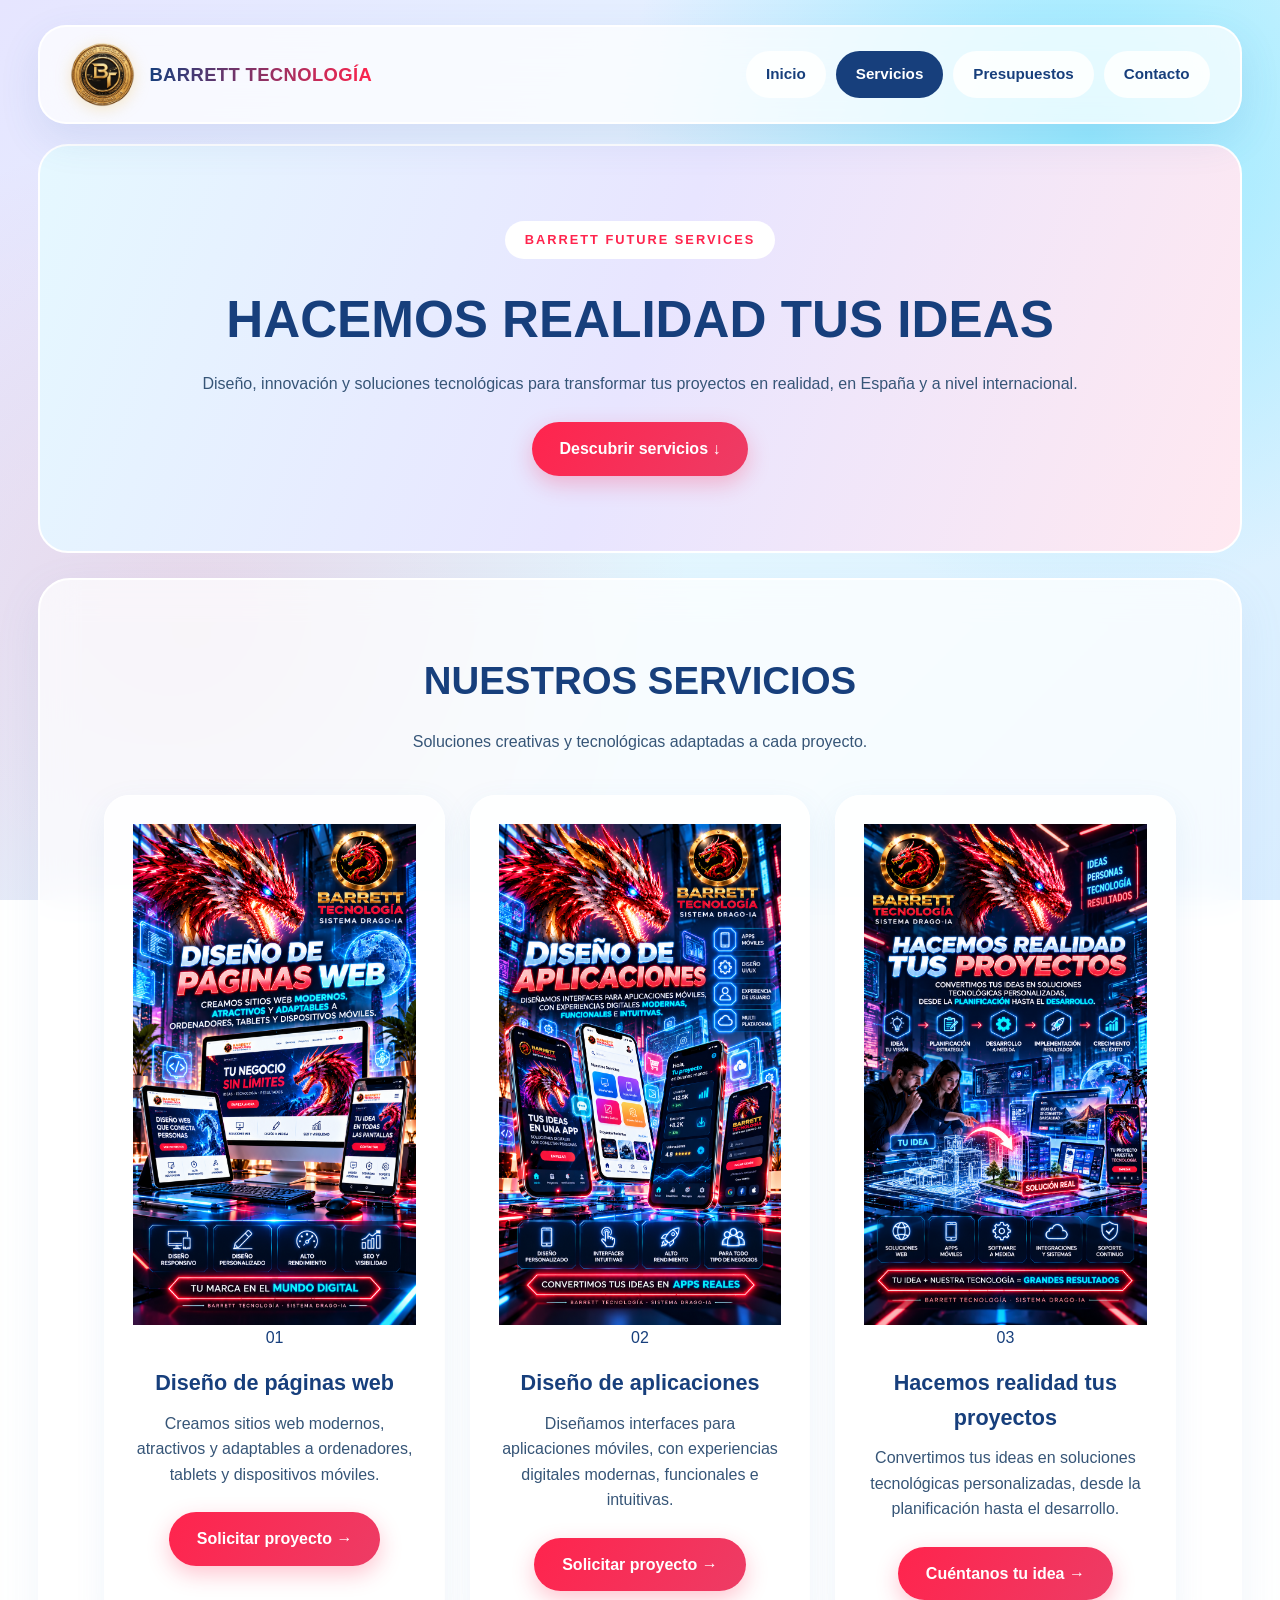
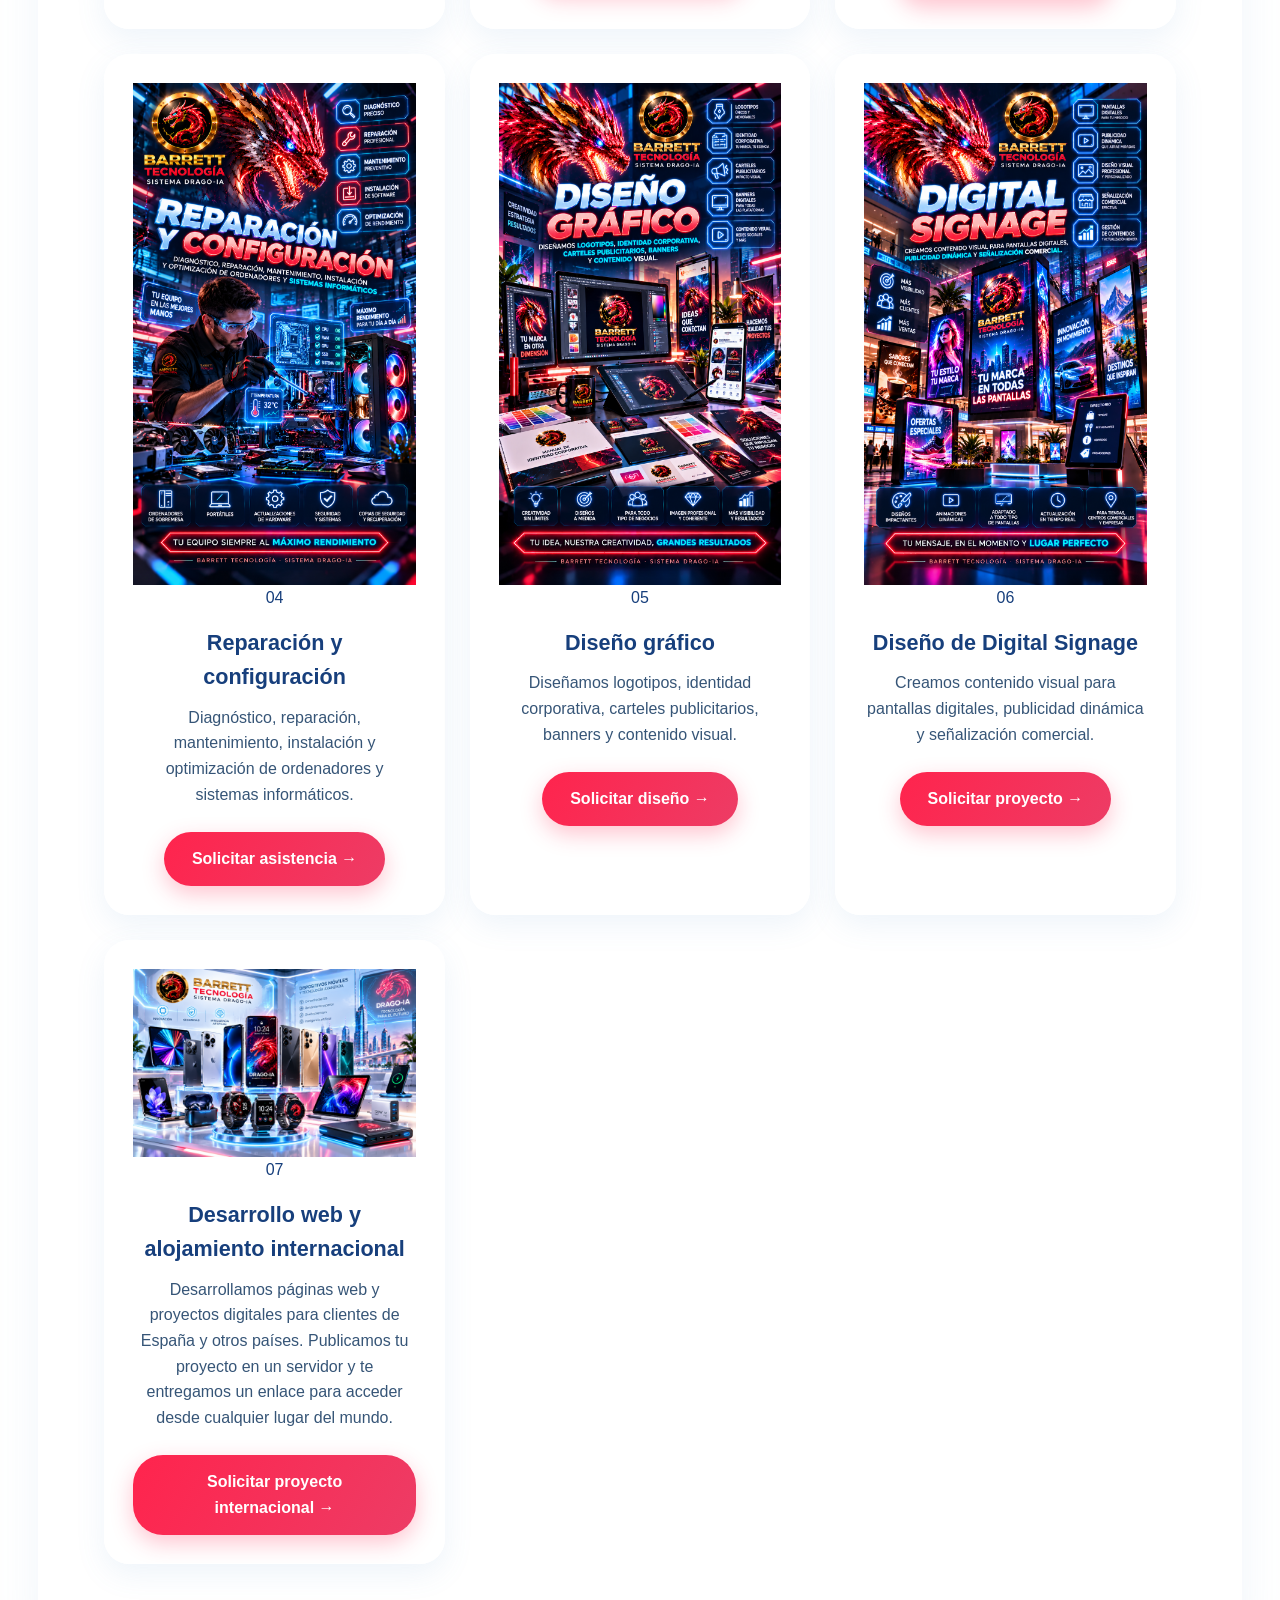
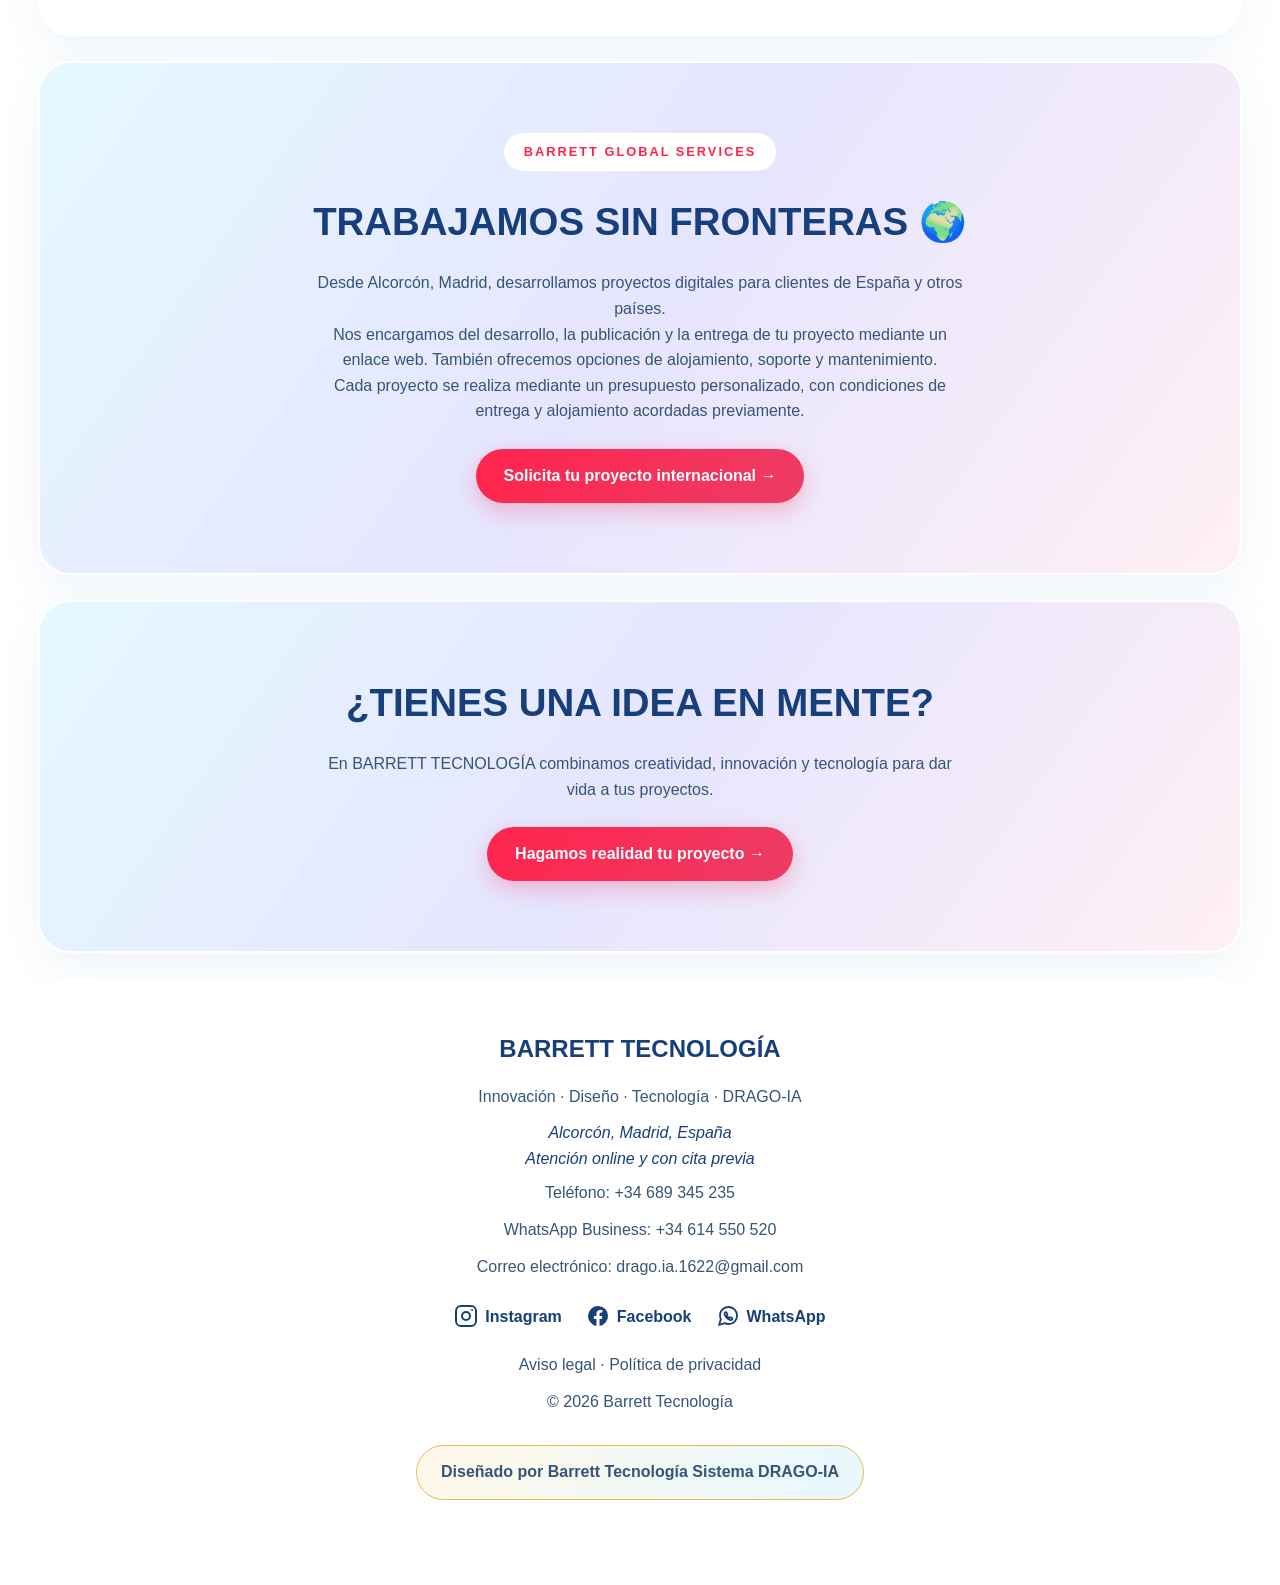
<file: productos.html>
<!DOCTYPE html>
<html lang="es">

<head>
  <meta charset="UTF-8">
  <meta name="viewport"
        content="width=device-width, initial-scale=1.0">

  <meta name="description"
        content="Servicios de Barrett Tecnología: diseño web,
        aplicaciones, proyectos digitales, reparación informática,
        diseño gráfico, Digital Signage y desarrollo web
        con alojamiento internacional.">

  <title>Servicios | Barrett Tecnología</title>

  <link rel="stylesheet" href="css/barrett.css">
</head>

<body>

  <!-- CABECERA CORPORATIVA -->
  <header class="cabecera">

    <a href="index.html" class="marca">
      <img src="img/sello.barrett.png"
           alt="Sello de Barrett Tecnología">

      <span>BARRETT TECNOLOGÍA</span>
    </a>

    <nav aria-label="Navegación principal">
      <ul>

        <li>
          <a href="index.html">Inicio</a>
        </li>

        <li>
          <a href="productos.html"
             class="activo"
             aria-current="page">
            Servicios
          </a>
        </li>

        <li>
          <a href="presupuesto.html">Presupuestos</a>
        </li>

        <li>
          <a href="contacto.html">Contacto</a>
        </li>

      </ul>
    </nav>

  </header>

  <!-- CONTENIDO PRINCIPAL -->
  <main>

    <!-- PORTADA DE SERVICIOS -->
    <section class="titulo-pagina servicios-portada">

      <span class="etiqueta-future">
        BARRETT FUTURE SERVICES
      </span>

      <h1>HACEMOS REALIDAD TUS IDEAS</h1>

      <p>
        Diseño, innovación y soluciones tecnológicas
        para transformar tus proyectos en realidad,
        en España y a nivel internacional.
      </p>

      <a href="#servicios" class="boton">
        Descubrir servicios ↓
      </a>

    </section>

    <!-- GALERÍA DE SERVICIOS -->
    <section class="seccion" id="servicios">

      <h2>NUESTROS SERVICIOS</h2>

      <p>
        Soluciones creativas y tecnológicas
        adaptadas a cada proyecto.
      </p>

      <div class="cuadricula servicios-grid">

        <!-- SERVICIO 01: PÁGINAS WEB -->
        <article class="tarjeta servicio">

          <div class="servicio-imagen">
            <img src="img/paginas.png"
                 alt="Diseño profesional de páginas web"
                 loading="lazy">

            <span class="servicio-numero">01</span>
          </div>

          <h3>Diseño de páginas web</h3>

          <p>
            Creamos sitios web modernos, atractivos
            y adaptables a ordenadores, tablets
            y dispositivos móviles.
          </p>

          <a href="presupuesto.html" class="boton">
            Solicitar proyecto →
          </a>

        </article>

        <!-- SERVICIO 02: APLICACIONES -->
        <article class="tarjeta servicio">

          <div class="servicio-imagen">
            <img src="img/diseño.png"
                 alt="Diseño de aplicaciones móviles"
                 loading="lazy">

            <span class="servicio-numero">02</span>
          </div>

          <h3>Diseño de aplicaciones</h3>

          <p>
            Diseñamos interfaces para aplicaciones
            móviles, con experiencias digitales
            modernas, funcionales e intuitivas.
          </p>

          <a href="presupuesto.html" class="boton">
            Solicitar proyecto →
          </a>

        </article>

        <!-- SERVICIO 03: PROYECTOS -->
        <article class="tarjeta servicio">

          <div class="servicio-imagen">
            <img src="img/proyectos.png"
                 alt="Desarrollo de proyectos tecnológicos"
                 loading="lazy">

            <span class="servicio-numero">03</span>
          </div>

          <h3>Hacemos realidad tus proyectos</h3>

          <p>
            Convertimos tus ideas en soluciones
            tecnológicas personalizadas, desde
            la planificación hasta el desarrollo.
          </p>

          <a href="presupuesto.html" class="boton">
            Cuéntanos tu idea →
          </a>

        </article>

        <!-- SERVICIO 04: REPARACIÓN -->
        <article class="tarjeta servicio">

          <div class="servicio-imagen">
            <img src="img/reparacion.png"
                 alt="Reparación y configuración de ordenadores"
                 loading="lazy">

            <span class="servicio-numero">04</span>
          </div>

          <h3>Reparación y configuración</h3>

          <p>
            Diagnóstico, reparación, mantenimiento,
            instalación y optimización de
            ordenadores y sistemas informáticos.
          </p>

          <a href="presupuesto.html" class="boton">
            Solicitar asistencia →
          </a>

        </article>

        <!-- SERVICIO 05: DISEÑO GRÁFICO -->
        <article class="tarjeta servicio">

          <div class="servicio-imagen">
            <img src="img/Grafico.png"
                 alt="Diseño gráfico e identidad corporativa"
                 loading="lazy">

            <span class="servicio-numero">05</span>
          </div>

          <h3>Diseño gráfico</h3>

          <p>
            Diseñamos logotipos, identidad
            corporativa, carteles publicitarios,
            banners y contenido visual.
          </p>

          <a href="presupuesto.html" class="boton">
            Solicitar diseño →
          </a>

        </article>

        <!-- SERVICIO 06: DIGITAL SIGNAGE -->
        <article class="tarjeta servicio">

          <div class="servicio-imagen">
            <img src="img/digital.png"
                 alt="Pantallas digitales publicitarias"
                 loading="lazy">

            <span class="servicio-numero">06</span>
          </div>

          <h3>Diseño de Digital Signage</h3>

          <p>
            Creamos contenido visual para
            pantallas digitales, publicidad
            dinámica y señalización comercial.
          </p>

          <a href="presupuesto.html" class="boton">
            Solicitar proyecto →
          </a>

        </article>

        <!-- SERVICIO 07: DESARROLLO INTERNACIONAL -->
        <article class="tarjeta servicio">

          <div class="servicio-imagen">
            <img src="img/tecnologia.png"
                 alt="Desarrollo web y alojamiento internacional"
                 loading="lazy">

            <span class="servicio-numero">07</span>
          </div>

          <h3>Desarrollo web y alojamiento internacional</h3>

          <p>
            Desarrollamos páginas web y proyectos
            digitales para clientes de España
            y otros países. Publicamos tu proyecto
            en un servidor y te entregamos
            un enlace para acceder desde
            cualquier lugar del mundo.
          </p>

          <a href="presupuesto.html" class="boton">
            Solicitar proyecto internacional →
          </a>

        </article>

      </div>

    </section>

    <!-- SERVICIOS INTERNACIONALES -->
    <section class="seccion llamada-accion"
             id="internacional">

      <span class="etiqueta-future">
        BARRETT GLOBAL SERVICES
      </span>

      <h2>TRABAJAMOS SIN FRONTERAS 🌍</h2>

      <p>
        Desde Alcorcón, Madrid, desarrollamos
        proyectos digitales para clientes
        de España y otros países.
      </p>

      <p>
        Nos encargamos del desarrollo,
        la publicación y la entrega de tu
        proyecto mediante un enlace web.
        También ofrecemos opciones de
        alojamiento, soporte y mantenimiento.
      </p>

      <p>
        Cada proyecto se realiza mediante
        un presupuesto personalizado, con
        condiciones de entrega y alojamiento
        acordadas previamente.
      </p>

      <a href="presupuesto.html" class="boton">
        Solicita tu proyecto internacional →
      </a>

    </section>

    <!-- LLAMADA A LA ACCIÓN FINAL -->
    <section class="seccion llamada-accion">

      <h2>¿TIENES UNA IDEA EN MENTE?</h2>

      <p>
        En BARRETT TECNOLOGÍA combinamos
        creatividad, innovación y tecnología
        para dar vida a tus proyectos.
      </p>

      <a href="presupuesto.html" class="boton">
        Hagamos realidad tu proyecto →
      </a>

    </section>

  </main>

  <!-- PIE DE PÁGINA CORPORATIVO -->
  <footer>

    <h2>BARRETT TECNOLOGÍA</h2>

    <p>
      Innovación · Diseño · Tecnología · DRAGO-IA
    </p>

    <!-- DATOS DE CONTACTO -->
    <address>
      Alcorcón, Madrid, España<br>
      Atención online y con cita previa
    </address>

    <p>
      Teléfono:
      <a href="tel:+34689345235">
        +34 689 345 235
      </a>
    </p>

    <p>
      WhatsApp Business:
      <a href="https://wa.me/34614550520"
         target="_blank"
         rel="noopener noreferrer">
        +34 614 550 520
      </a>
    </p>

    <p>
      Correo electrónico:
      <a href="mailto:drago.ia.1622@gmail.com">
        drago.ia.1622@gmail.com
      </a>
    </p>

    <!-- REDES SOCIALES CON LOGOTIPOS -->
    <div class="redes">

      
<!-- INSTAGRAM -->
<a href="https://www.instagram.com/barrett_tecnologia/"
   target="_blank"
   rel="noopener noreferrer"
   aria-label="Instagram de Barrett Tecnología">

    <svg xmlns="http://www.w3.org/2000/svg"
         width="28"
         height="28"
         viewBox="0 0 24 24"
         fill="none"
         stroke="currentColor"
         stroke-width="2"
         stroke-linecap="round"
         stroke-linejoin="round"
         aria-hidden="true"
         focusable="false">

        <rect x="2" y="2"
              width="20" height="20"
              rx="5" ry="5"/>

        <circle cx="12" cy="12" r="4"/>

        <circle cx="18" cy="6" r="1"
                fill="currentColor"
                stroke="none"/>
    </svg>

    <span>Instagram</span>
</a>


      <!-- FACEBOOK -->
      <a href="https://www.facebook.com/"
         target="_blank"
         rel="noopener noreferrer"
         aria-label="Facebook">

        <svg xmlns="http://www.w3.org/2000/svg"
             width="28"
             height="28"
             viewBox="0 0 24 24"
             fill="currentColor"
             aria-hidden="true"
             focusable="false">
          <path d="M22 12a10 10 0 1 0-11.56 9.88v-6.99H7.9V12h2.54V9.8c0-2.5 1.49-3.89 3.77-3.89 1.09 0 2.23.2 2.23.2v2.46h-1.26c-1.24 0-1.63.77-1.63 1.56V12h2.78l-.44 2.89h-2.34v6.99A10 10 0 0 0 22 12Z"/>
        </svg>

        <span>Facebook</span>
      </a>

      <!-- WHATSAPP -->
      <a href="https://wa.me/34614550520"
         target="_blank"
         rel="noopener noreferrer"
         aria-label="WhatsApp Business">

        <svg xmlns="http://www.w3.org/2000/svg"
             width="28"
             height="28"
             viewBox="0 0 24 24"
             fill="none"
             stroke="currentColor"
             stroke-width="1.8"
             stroke-linecap="round"
             stroke-linejoin="round"
             aria-hidden="true"
             focusable="false">
          <path d="M21 11.5a8.38 8.38 0 0 1-.9 3.8
                   8.5 8.5 0 0 1-7.6 4.7
                   8.38 8.38 0 0 1-3.8-.9
                   L3 21l1.9-5.7a8.38 8.38 0 0 1-.9-3.8
                   8.5 8.5 0 0 1 4.7-7.6
                   8.38 8.38 0 0 1 3.8-.9h.5
                   a8.48 8.48 0 0 1 8 8v.5Z"/>
          <path d="M9 8.5c.2-.3.4-.3.6-.3h.5
                   c.2 0 .4.1.5.4l.7 1.6
                   c.1.2.1.4-.1.6l-.6.7
                   c.5 1 1.4 1.9 2.4 2.4l.7-.6
                   c.2-.2.4-.2.6-.1l1.6.7
                   c.3.1.4.3.4.5v.5
                   c0 .2 0 .4-.3.6
                   -.4.4-1 .6-1.6.5
                   -2.6-.4-5.5-3.3-5.9-5.9
                   -.1-.6.1-1.2.5-1.6Z"/>
        </svg>

        <span>WhatsApp</span>
      </a>

    </div>

    <!-- ENLACES LEGALES -->
    <p class="enlaces-legales">

      <a href="aviso-legal.html">
        Aviso legal
      </a>

      ·

      <a href="politica-privacidad.html">
        Política de privacidad
      </a>

    </p>

    <p>© 2026 Barrett Tecnología</p>

    <p class="firma">
      Diseñado por Barrett Tecnología Sistema DRAGO-IA
    </p>

  </footer>

</body>
</html>
</file>
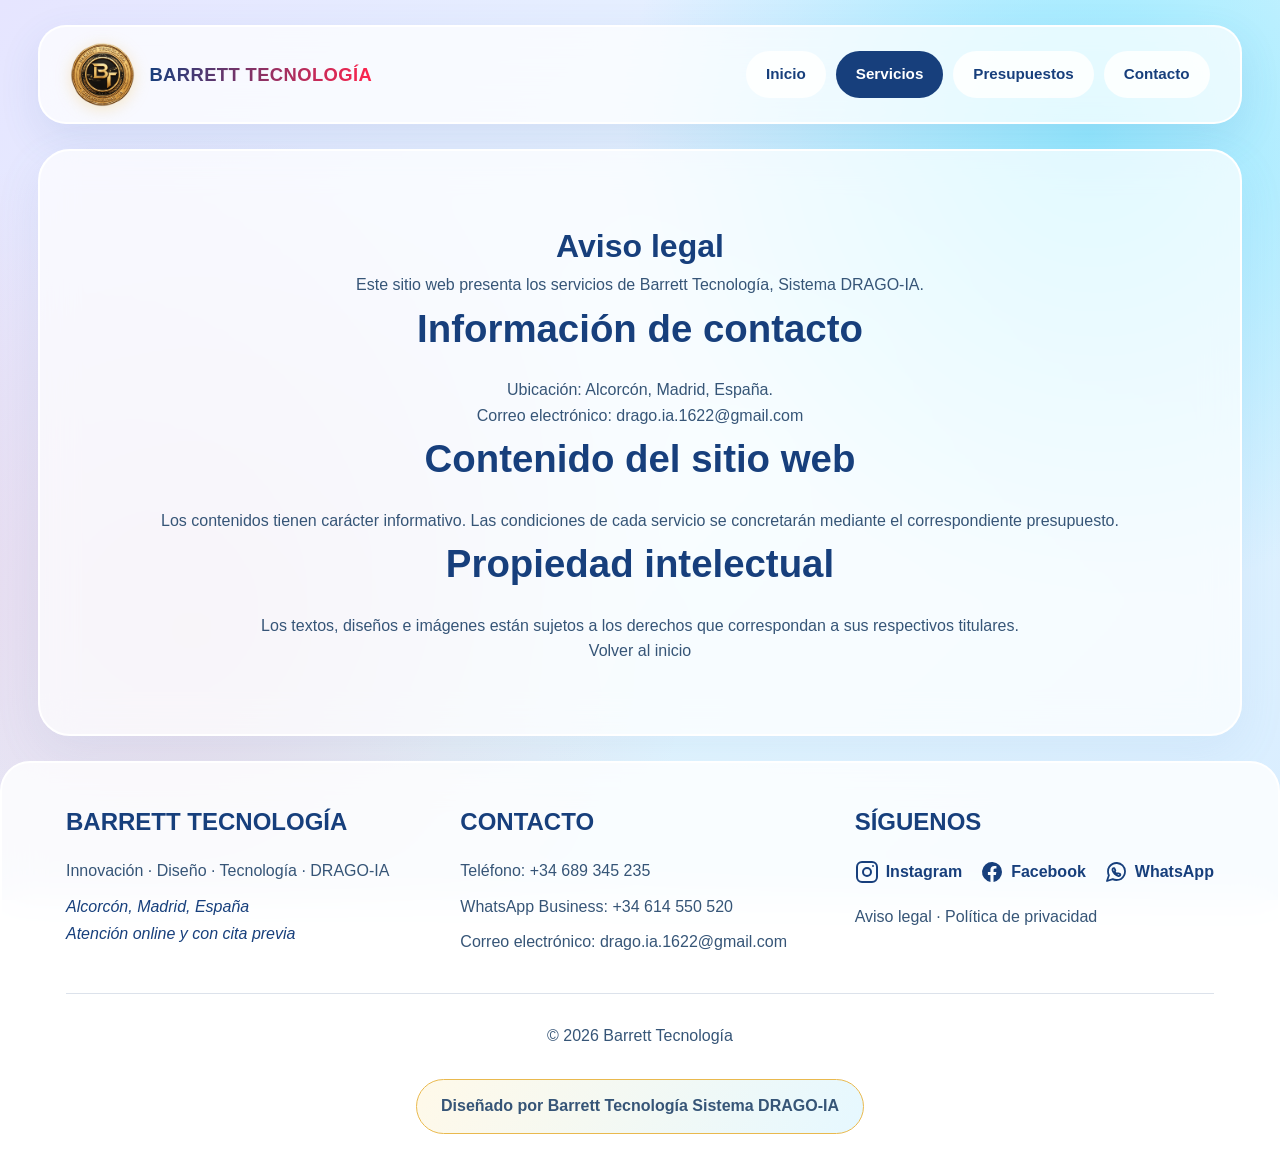
<file: views/aviso-legal.html>
﻿<!DOCTYPE html>
<html lang="es">
<head>
    <meta charset="UTF-8">
    <meta name="viewport" content="width=device-width, initial-scale=1.0">
    <title>Aviso legal | Barrett Tecnología</title>
    <link rel="stylesheet" href="../css/barrett.css">
</head>
<body>
    <header class="cabecera">

    <a href="../index.html" class="marca">
      <img src="../assets/images/sello.barrett.png"
           alt="Sello de Barrett Tecnología" width="1254" height="1254">

      <span>BARRETT TECNOLOGÍA</span>
    </a>

    <nav aria-label="Navegación principal">
      <ul>

        <li>
          <a href="../index.html">Inicio</a>
        </li>

        <li>
          <a href="productos.html"
             class="activo"
             aria-current="page">
            Servicios
          </a>
        </li>

        <li>
          <a href="presupuesto.html">Presupuestos</a>
        </li>

        <li>
          <a href="contacto.html">Contacto</a>
        </li>

      </ul>
    </nav>

  </header>

    <main class="seccion">
        <h1>Aviso legal</h1>

        <p>Este sitio web presenta los servicios de Barrett Tecnología,
        Sistema DRAGO-IA.</p>

        <h2>Información de contacto</h2>
        <p>Ubicación: Alcorcón, Madrid, España.</p>
        <p>Correo electrónico:
            <a href="mailto:drago.ia.1622@gmail.com">
                drago.ia.1622@gmail.com
            </a>
        </p>

        <h2>Contenido del sitio web</h2>
        <p>Los contenidos tienen carácter informativo.
        Las condiciones de cada servicio se concretarán
        mediante el correspondiente presupuesto.</p>

        <h2>Propiedad intelectual</h2>
        <p>Los textos, diseños e imágenes están sujetos
        a los derechos que correspondan a sus respectivos titulares.</p>

        <p><a href="../index.html">Volver al inicio</a></p>
    </main>

    <footer class="footer-corporativo">

  <div class="footer-columnas">

    <!-- COLUMNA 1: EMPRESA -->
    <div class="footer-columna">
      <h2>BARRETT TECNOLOGÍA</h2>

      <p>Innovación · Diseño · Tecnología · DRAGO-IA</p>

      <address>
        Alcorcón, Madrid, España<br>
        Atención online y con cita previa
      </address>
    </div>

    <!-- COLUMNA 2: CONTACTO -->
    <div class="footer-columna">
      <h2>CONTACTO</h2>

      <p>
        Teléfono:
        <a href="tel:+34689345235">+34 689 345 235</a>
      </p>

      <p>
        WhatsApp Business:
        <a href="https://wa.me/34614550520"
           target="_blank"
           rel="noopener noreferrer">
          +34 614 550 520
        </a>
      </p>

      <p>
        Correo electrónico:
        <a href="mailto:drago.ia.1622@gmail.com">
          drago.ia.1622@gmail.com
        </a>
      </p>
    </div>

    <!-- COLUMNA 3: REDES Y ENLACES -->
    <div class="footer-columna">
      <h2>SÍGUENOS</h2>

      <div class="redes">

        <a href="https://www.instagram.com/barrett_tecnologia/"
           target="_blank"
           rel="noopener noreferrer"
           aria-label="Instagram de Barrett Tecnología">
          <svg xmlns="http://www.w3.org/2000/svg"
               width="28" height="28"
               viewBox="0 0 24 24"
               fill="none"
               stroke="currentColor"
               stroke-width="2"
               stroke-linecap="round"
               stroke-linejoin="round"
               aria-hidden="true">
            <rect x="2" y="2" width="20" height="20"
                  rx="5" ry="5"/>
            <circle cx="12" cy="12" r="4"/>
            <circle cx="18" cy="6" r="1"
                    fill="currentColor" stroke="none"/>
          </svg>
          <span>Instagram</span>
        </a>

        <a href="https://www.facebook.com/"
           target="_blank"
           rel="noopener noreferrer"
           aria-label="Facebook">
          <svg xmlns="http://www.w3.org/2000/svg"
               width="28" height="28"
               viewBox="0 0 24 24"
               fill="currentColor"
               aria-hidden="true">
            <path d="M22 12a10 10 0 1 0-11.56 9.88v-6.99H7.9V12h2.54V9.8c0-2.5 1.49-3.89 3.77-3.89 1.09 0 2.23.2 2.23.2v2.46h-1.26c-1.24 0-1.63.77-1.63 1.56V12h2.78l-.44 2.89h-2.34v6.99A10 10 0 0 0 22 12Z"/>
          </svg>
          <span>Facebook</span>
        </a>

        <a href="https://wa.me/34614550520"
           target="_blank"
           rel="noopener noreferrer"
           aria-label="WhatsApp Business">
          <svg xmlns="http://www.w3.org/2000/svg"
               width="28" height="28"
               viewBox="0 0 24 24"
               fill="none"
               stroke="currentColor"
               stroke-width="1.8"
               stroke-linecap="round"
               stroke-linejoin="round"
               aria-hidden="true">
            <path d="M21 11.5a8.38 8.38 0 0 1-.9 3.8
                     8.5 8.5 0 0 1-7.6 4.7
                     8.38 8.38 0 0 1-3.8-.9
                     L3 21l1.9-5.7a8.38 8.38 0 0 1-.9-3.8
                     8.5 8.5 0 0 1 4.7-7.6
                     8.38 8.38 0 0 1 3.8-.9h.5
                     a8.48 8.48 0 0 1 8 8v.5Z"/>
            <path d="M9 8.5c.2-.3.4-.3.6-.3h.5
                     c.2 0 .4.1.5.4l.7 1.6
                     c.1.2.1.4-.1.6l-.6.7
                     c.5 1 1.4 1.9 2.4 2.4l.7-.6
                     c.2-.2.4-.2.6-.1l1.6.7
                     c.3.1.4.3.4.5v.5
                     c0 .2 0 .4-.3.6
                     -.4.4-1 .6-1.6.5
                     -2.6-.4-5.5-3.3-5.9-5.9
                     -.1-.6.1-1.2.5-1.6Z"/>
          </svg>
          <span>WhatsApp</span>
        </a>

      </div>

      <p class="enlaces-legales">
        <a href="aviso-legal.html">Aviso legal</a>
        ·
        <a href="politica-privacidad.html">
          Política de privacidad
        </a>
      </p>
    </div>

  </div>

  <!-- PARTE INFERIOR -->
  <div class="footer-inferior">
    <p>© 2026 Barrett Tecnología</p>

    <p class="firma">
      Diseñado por Barrett Tecnología Sistema DRAGO-IA
    </p>
  </div>

</footer>
</body>
</html>
</file>
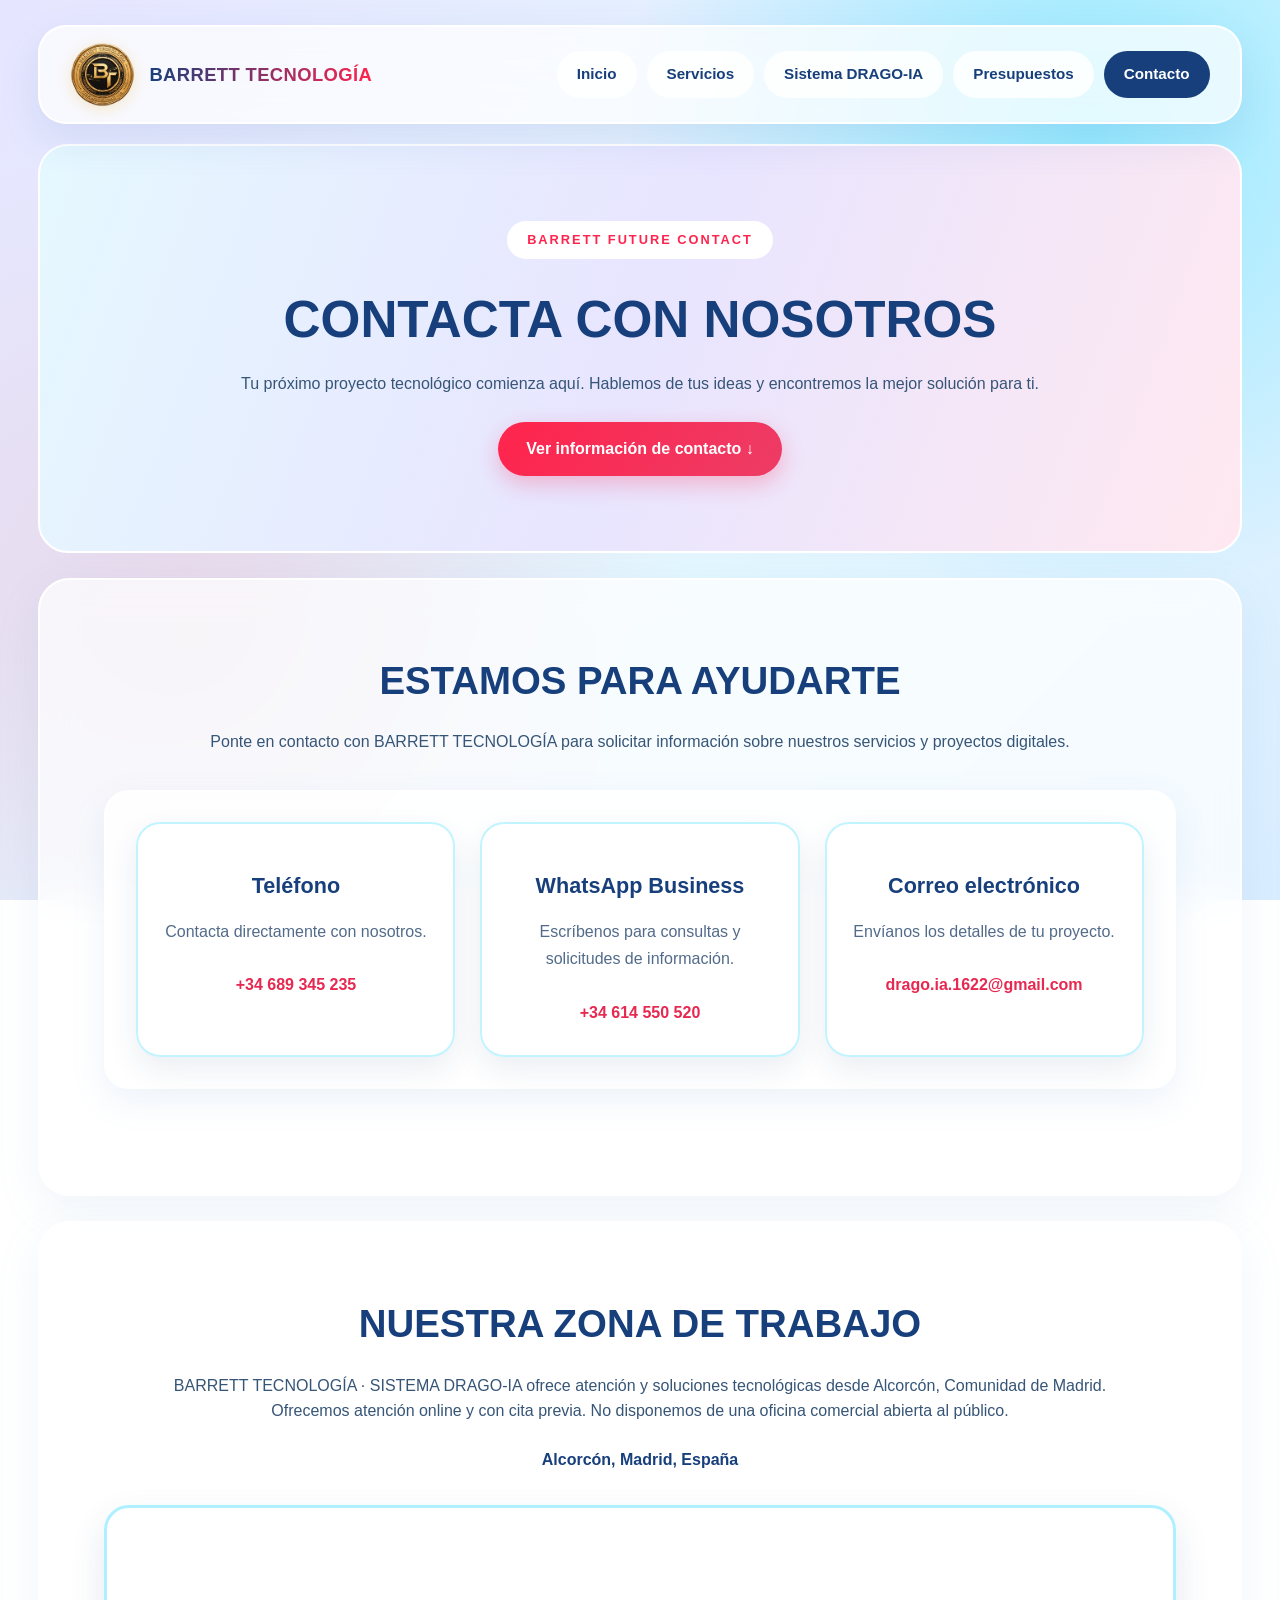
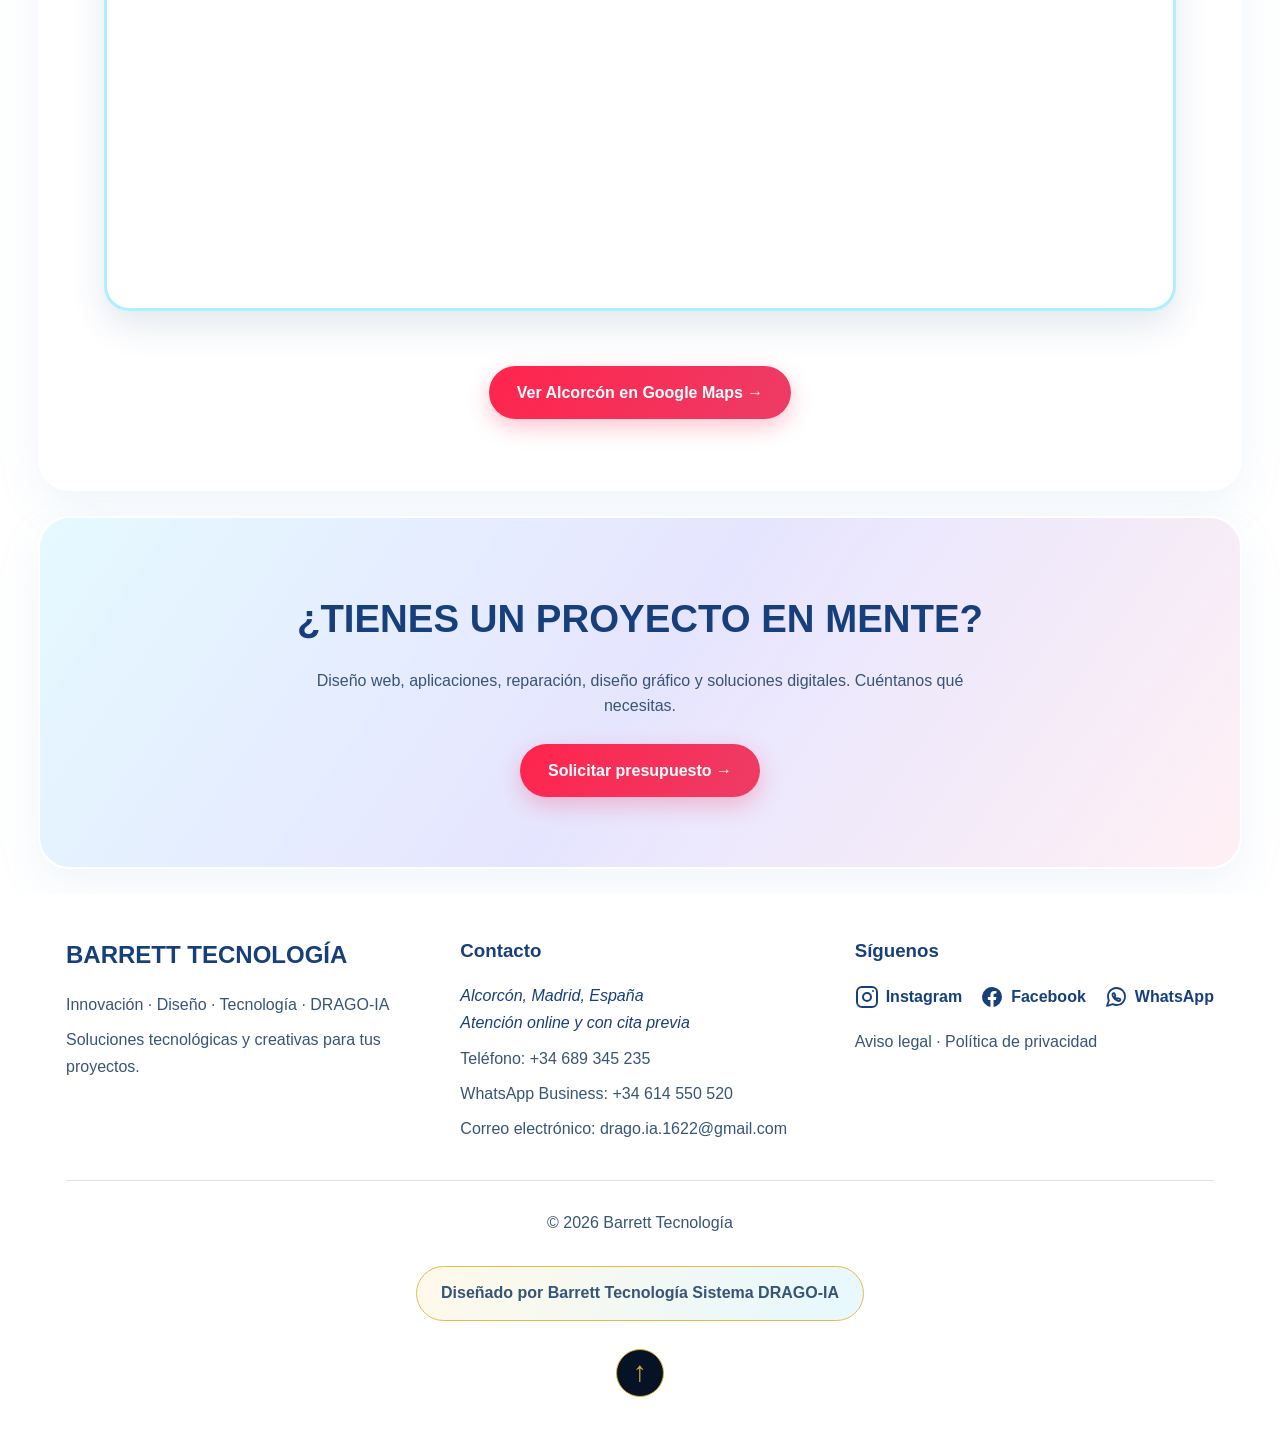
<file: views/contacto.html>
﻿
<!DOCTYPE html>
<html lang="es">


<head>
  <meta charset="UTF-8">

  <meta
    name="viewport"
    content="width=device-width, initial-scale=1.0"
  >

  <!-- TÍTULO SEO -->
  <title>Contacto | Barrett Tecnología · Alcorcón, Madrid</title>

  <!-- DESCRIPCIÓN SEO -->
  <meta
    name="description"
    content="Contacta con Barrett Tecnología para consultas
    sobre diseño web, aplicaciones, reparación informática
    y proyectos digitales. Atención online desde
    Alcorcón, Madrid, España."
  >

  <!-- IDENTIDAD CORPORATIVA -->
  <meta name="theme-color" content="#071a39">

  <!-- HOJA DE ESTILOS ORIGINAL -->
  <link rel="stylesheet" href="../css/barrett.css">

  <!-- FAVICON CORPORATIVO BF -->
  <link
    rel="icon"
    type="image/png"
    href="../assets/images/sello.barrett.png"
  >

  <!-- URL CANÓNICA -->
  <link
    rel="canonical"
    href="https://dragoia1622-beep.github.io/BARRETT-TECNOLOGIA/views/contacto.html"
  >
</head>
  

<body>

  <!-- CABECERA CORPORATIVA -->
  <header class="cabecera">

    <a href="../index.html" class="marca">
      <img src="../assets/images/sello.barrett.png"
           alt="Sello de Barrett Tecnología" width="1254" height="1254">

      <span>BARRETT TECNOLOGÍA</span>
    </a>

    
<nav aria-label="Navegación principal">
  <ul>

    <li>
      <a href="../index.html">Inicio</a>
    </li>

    <li>
      <a href="productos.html">Servicios</a>
    </li>

    <li>
      <a href="proyectos.html">
        Sistema DRAGO-IA
      </a>
    </li>

    <li>
      <a href="presupuesto.html">Presupuestos</a>
    </li>

    <li>
      <a href="contacto.html"
         class="activo"
         aria-current="page">
        Contacto
      </a>
    </li>

  </ul>
</nav>


  </header>

  <!-- CONTENIDO PRINCIPAL -->
  <main>

    <!-- PORTADA DE CONTACTO -->
    <section class="titulo-pagina servicios-portada">

      <span class="etiqueta-future">
        BARRETT FUTURE CONTACT
      </span>

      <h1>CONTACTA CON NOSOTROS</h1>

      <p>
        Tu próximo proyecto tecnológico comienza aquí.
        Hablemos de tus ideas y encontremos
        la mejor solución para ti.
      </p>

      <a href="#informacion" class="boton">
        Ver información de contacto ↓
      </a>

    </section>

    <!-- INFORMACIÓN DE CONTACTO -->
    <section class="seccion" id="informacion">

      <h2>ESTAMOS PARA AYUDARTE</h2>

      <p>
        Ponte en contacto con BARRETT TECNOLOGÍA
        para solicitar información sobre nuestros
        servicios y proyectos digitales.
      </p>

      <div class="datos-contacto">

        <!-- TELÉFONO -->
        <article class="tarjeta contacto-tarjeta">

          <h3>Teléfono</h3>

          <p>
            Contacta directamente con nosotros.
          </p>

          <a href="tel:+34689345235">
            +34 689 345 235
          </a>

        </article>

        <!-- WHATSAPP BUSINESS -->
        <article class="tarjeta contacto-tarjeta">

          <h3>WhatsApp Business</h3>

          <p>
            Escríbenos para consultas
            y solicitudes de información.
          </p>

          <a href="https://wa.me/34614550520"
             target="_blank"
             rel="noopener noreferrer">
            +34 614 550 520
          </a>

        </article>

        <!-- CORREO ELECTRÓNICO -->
        <article class="tarjeta contacto-tarjeta">

          <h3>Correo electrónico</h3>

          <p>
            Envíanos los detalles
            de tu proyecto.
          </p>

          <a href="mailto:drago.ia.1622@gmail.com">
            drago.ia.1622@gmail.com
          </a>

        </article>

      </div>

    </section>

    <!-- ZONA DE TRABAJO -->
    <section class="seccion contacto-ubicacion">

      <h2>NUESTRA ZONA DE TRABAJO</h2>

      <p>
        BARRETT TECNOLOGÍA · SISTEMA DRAGO-IA
        ofrece atención y soluciones tecnológicas
        desde Alcorcón, Comunidad de Madrid.
      </p>

      <p>
        Ofrecemos atención online y con cita previa.
        No disponemos de una oficina comercial
        abierta al público.
      </p>

      <address>
        Alcorcón, Madrid, España
      </address>

      <!-- MAPA GENERAL DE ALCORCÓN -->
      <div class="mapa">

        <iframe
          title="Mapa general de Alcorcón, Madrid"
          src="https://www.google.com/maps?q=Alcorc%C3%B3n%2C+Madrid%2C+Espa%C3%B1a&amp;output=embed"
          width="1100"
          height="400"
          style="border:0"
          loading="lazy"
          referrerpolicy="no-referrer-when-downgrade">
        </iframe>

      </div>

      <!-- ENLACE A GOOGLE MAPS -->
      <p>
        <a
          href="https://www.google.com/maps/search/?api=1&amp;query=Alcorc%C3%B3n%2C+Madrid%2C+Espa%C3%B1a"
          target="_blank"
          rel="noopener noreferrer"
          class="boton">
          Ver Alcorcón en Google Maps →
        </a>
      </p>

    </section>

    <!-- LLAMADA A LA ACCIÓN -->
    <section class="seccion llamada-accion">

      <h2>¿TIENES UN PROYECTO EN MENTE?</h2>

      <p>
        Diseño web, aplicaciones, reparación,
        diseño gráfico y soluciones digitales.
        Cuéntanos qué necesitas.
      </p>

      <a href="presupuesto.html" class="boton">
        Solicitar presupuesto →
      </a>

    </section>

  </main>

  <!-- PIE DE PÁGINA CORPORATIVO -->
  <footer class="footer-corporativo">

  <div class="footer-columnas">

    <!-- COLUMNA 1: EMPRESA -->
    <div class="footer-columna">
      <h2>BARRETT TECNOLOGÍA</h2>

      <p>
        Innovación · Diseño · Tecnología · DRAGO-IA
      </p>

      <p>
        Soluciones tecnológicas y creativas
        para tus proyectos.
      </p>
    </div>

    <!-- COLUMNA 2: CONTACTO -->
    <div class="footer-columna">
      <h3>Contacto</h3>

      <address>
        Alcorcón, Madrid, España<br>
        Atención online y con cita previa
      </address>

      <p>
        Teléfono:
        <a href="tel:+34689345235">
          +34 689 345 235
        </a>
      </p>

      <p>
        WhatsApp Business:
        <a href="https://wa.me/34614550520"
           target="_blank"
           rel="noopener noreferrer">
          +34 614 550 520
        </a>
      </p>

      <p>
        Correo electrónico:
        <a href="mailto:drago.ia.1622@gmail.com">
          drago.ia.1622@gmail.com
        </a>
      </p>
    </div>

    <!-- COLUMNA 3: REDES Y LEGAL -->
    <div class="footer-columna">
      <h3>Síguenos</h3>

      <div class="redes">

        <!-- INSTAGRAM -->
        <a href="https://www.instagram.com/barrett_tecnologia/"
           target="_blank"
           rel="noopener noreferrer"
           aria-label="Instagram de Barrett Tecnología">

          <svg xmlns="http://www.w3.org/2000/svg"
               width="28"
               height="28"
               viewBox="0 0 24 24"
               fill="none"
               stroke="currentColor"
               stroke-width="2"
               stroke-linecap="round"
               stroke-linejoin="round"
               aria-hidden="true"
               focusable="false">
            <rect x="2" y="2" width="20" height="20" rx="5" ry="5"/>
            <circle cx="12" cy="12" r="4"/>
            <circle cx="18" cy="6" r="1"
                    fill="currentColor" stroke="none"/>
          </svg>

          <span>Instagram</span>
        </a>

        <!-- FACEBOOK -->
        <a href="https://www.facebook.com/"
           target="_blank"
           rel="noopener noreferrer"
           aria-label="Facebook">

          <svg xmlns="http://www.w3.org/2000/svg"
               width="28"
               height="28"
               viewBox="0 0 24 24"
               fill="currentColor"
               aria-hidden="true"
               focusable="false">
            <path d="M22 12a10 10 0 1 0-11.56 9.88v-6.99H7.9V12h2.54V9.8c0-2.5 1.49-3.89 3.77-3.89 1.09 0 2.23.2 2.23.2v2.46h-1.26c-1.24 0-1.63.77-1.63 1.56V12h2.78l-.44 2.89h-2.34v6.99A10 10 0 0 0 22 12Z"/>
          </svg>

          <span>Facebook</span>
        </a>

        <!-- WHATSAPP -->
        <a href="https://wa.me/34614550520"
           target="_blank"
           rel="noopener noreferrer"
           aria-label="WhatsApp Business">

          <svg xmlns="http://www.w3.org/2000/svg"
               width="28"
               height="28"
               viewBox="0 0 24 24"
               fill="none"
               stroke="currentColor"
               stroke-width="1.8"
               stroke-linecap="round"
               stroke-linejoin="round"
               aria-hidden="true"
               focusable="false">

            <path d="M21 11.5a8.38 8.38 0 0 1-.9 3.8
                     8.5 8.5 0 0 1-7.6 4.7
                     8.38 8.38 0 0 1-3.8-.9
                     L3 21l1.9-5.7a8.38 8.38 0 0 1-.9-3.8
                     8.5 8.5 0 0 1 4.7-7.6
                     8.38 8.38 0 0 1 3.8-.9h.5
                     a8.48 8.48 0 0 1 8 8v.5Z"/>

            <path d="M9 8.5c.2-.3.4-.3.6-.3h.5
                     c.2 0 .4.1.5.4l.7 1.6
                     c.1.2.1.4-.1.6l-.6.7
                     c.5 1 1.4 1.9 2.4 2.4l.7-.6
                     c.2-.2.4-.2.6-.1l1.6.7
                     c.3.1.4.3.4.5v.5
                     c0 .2 0 .4-.3.6
                     -.4.4-1 .6-1.6.5
                     -2.6-.4-5.5-3.3-5.9-5.9
                     -.1-.6.1-1.2.5-1.6Z"/>
          </svg>

          <span>WhatsApp</span>
        </a>

      </div>

      <p class="enlaces-legales">
        <a href="aviso-legal.html">Aviso legal</a>
        ·
        <a href="politica-privacidad.html">
          Política de privacidad
        </a>
      </p>
    </div>

  </div>

  <!-- PARTE INFERIOR -->
  <div class="footer-inferior">
    <p>© 2026 Barrett Tecnología</p>

    <p class="firma">
      Diseñado por Barrett Tecnología Sistema DRAGO-IA
    </p>
  </div>

<a href="#" class="barrett-volver-arriba"
   aria-label="Volver arriba">
  ↑
</a>


</footer>

</body>
</html>
</file>
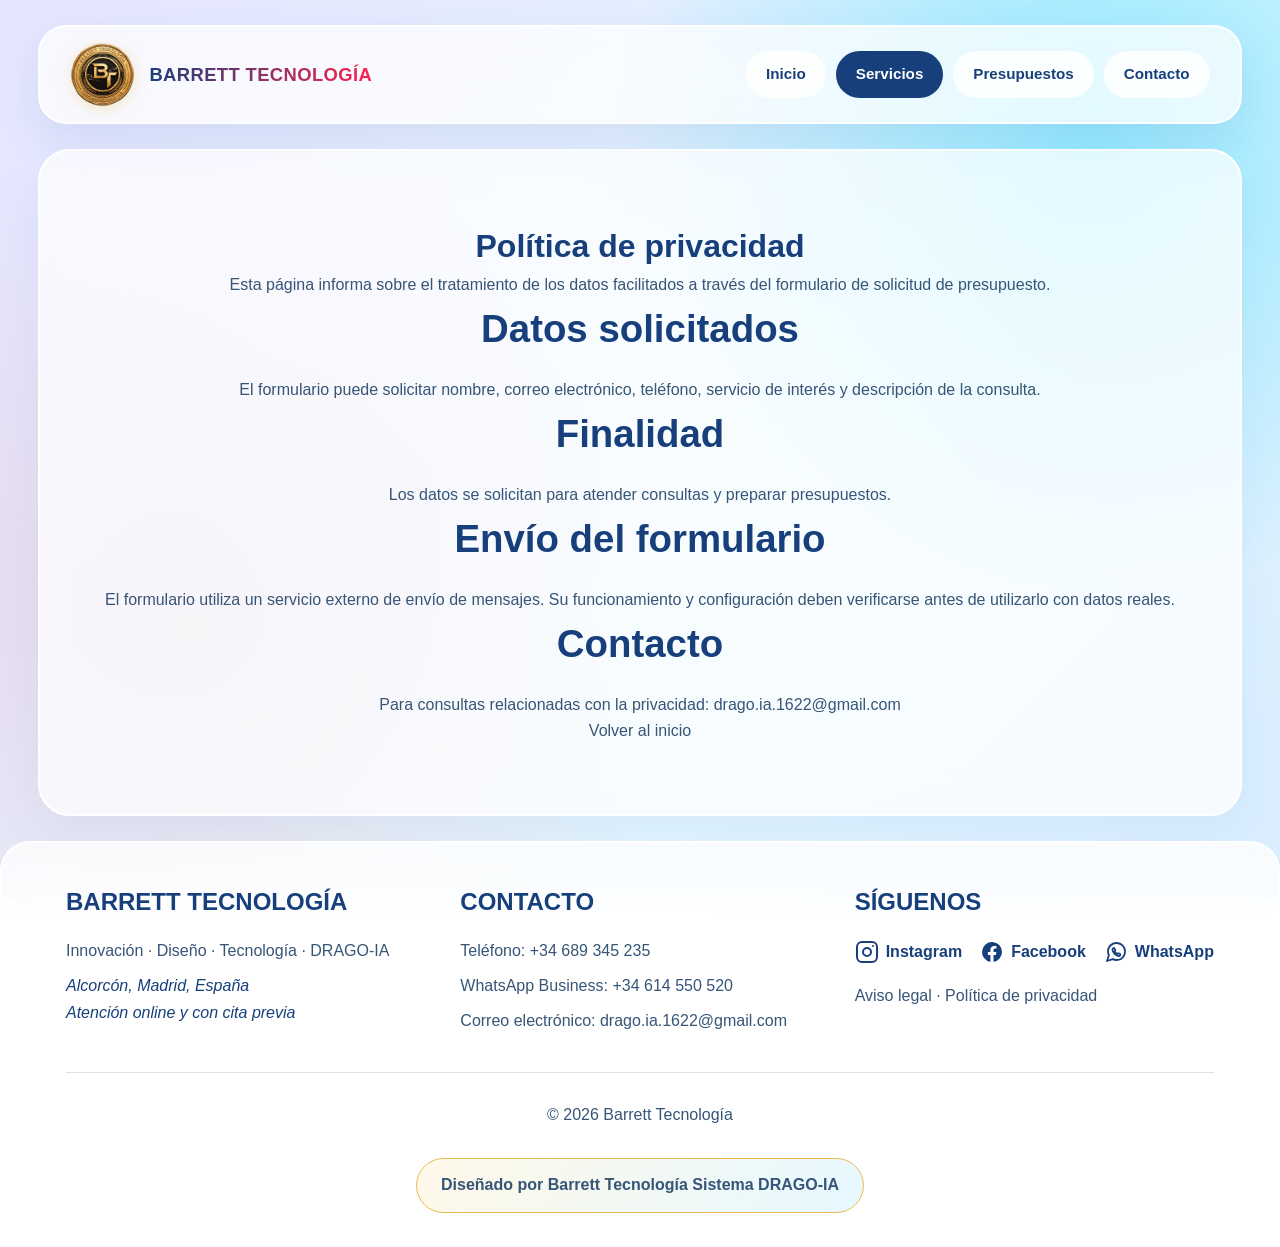
<file: views/politica-privacidad.html>
﻿<!DOCTYPE html>
<html lang="es">
<head>
    <meta charset="UTF-8">
    <meta name="viewport" content="width=device-width, initial-scale=1.0">
    <title>Política de privacidad | Barrett Tecnología</title>
    <link rel="stylesheet" href="../css/barrett.css">
</head>
<body>
    <header class="cabecera">

    <a href="../index.html" class="marca">
      <img src="../assets/images/sello.barrett.png"
           alt="Sello de Barrett Tecnología" width="1254" height="1254">

      <span>BARRETT TECNOLOGÍA</span>
    </a>

    <nav aria-label="Navegación principal">
      <ul>

        <li>
          <a href="../index.html">Inicio</a>
        </li>

        <li>
          <a href="productos.html"
             class="activo"
             aria-current="page">
            Servicios
          </a>
        </li>

        <li>
          <a href="presupuesto.html">Presupuestos</a>
        </li>

        <li>
          <a href="contacto.html">Contacto</a>
        </li>

      </ul>
    </nav>

  </header>

    <main class="seccion">
        <h1>Política de privacidad</h1>

        <p>Esta página informa sobre el tratamiento de
        los datos facilitados a través del formulario
        de solicitud de presupuesto.</p>

        <h2>Datos solicitados</h2>
        <p>El formulario puede solicitar nombre,
        correo electrónico, teléfono, servicio de interés
        y descripción de la consulta.</p>

        <h2>Finalidad</h2>
        <p>Los datos se solicitan para atender consultas
        y preparar presupuestos.</p>

        <h2>Envío del formulario</h2>
        <p>El formulario utiliza un servicio externo
        de envío de mensajes. Su funcionamiento y
        configuración deben verificarse antes de
        utilizarlo con datos reales.</p>

        <h2>Contacto</h2>
        <p>Para consultas relacionadas con la privacidad:
            <a href="mailto:drago.ia.1622@gmail.com">
                drago.ia.1622@gmail.com
            </a>
        </p>

        <p><a href="../index.html">Volver al inicio</a></p>
    </main>

    <footer class="footer-corporativo">

  <div class="footer-columnas">

    <!-- COLUMNA 1: EMPRESA -->
    <div class="footer-columna">
      <h2>BARRETT TECNOLOGÍA</h2>

      <p>Innovación · Diseño · Tecnología · DRAGO-IA</p>

      <address>
        Alcorcón, Madrid, España<br>
        Atención online y con cita previa
      </address>
    </div>

    <!-- COLUMNA 2: CONTACTO -->
    <div class="footer-columna">
      <h2>CONTACTO</h2>

      <p>
        Teléfono:
        <a href="tel:+34689345235">+34 689 345 235</a>
      </p>

      <p>
        WhatsApp Business:
        <a href="https://wa.me/34614550520"
           target="_blank"
           rel="noopener noreferrer">
          +34 614 550 520
        </a>
      </p>

      <p>
        Correo electrónico:
        <a href="mailto:drago.ia.1622@gmail.com">
          drago.ia.1622@gmail.com
        </a>
      </p>
    </div>

    <!-- COLUMNA 3: REDES Y ENLACES -->
    <div class="footer-columna">
      <h2>SÍGUENOS</h2>

      <div class="redes">

        <a href="https://www.instagram.com/barrett_tecnologia/"
           target="_blank"
           rel="noopener noreferrer"
           aria-label="Instagram de Barrett Tecnología">
          <svg xmlns="http://www.w3.org/2000/svg"
               width="28" height="28"
               viewBox="0 0 24 24"
               fill="none"
               stroke="currentColor"
               stroke-width="2"
               stroke-linecap="round"
               stroke-linejoin="round"
               aria-hidden="true">
            <rect x="2" y="2" width="20" height="20"
                  rx="5" ry="5"/>
            <circle cx="12" cy="12" r="4"/>
            <circle cx="18" cy="6" r="1"
                    fill="currentColor" stroke="none"/>
          </svg>
          <span>Instagram</span>
        </a>

        <a href="https://www.facebook.com/"
           target="_blank"
           rel="noopener noreferrer"
           aria-label="Facebook">
          <svg xmlns="http://www.w3.org/2000/svg"
               width="28" height="28"
               viewBox="0 0 24 24"
               fill="currentColor"
               aria-hidden="true">
            <path d="M22 12a10 10 0 1 0-11.56 9.88v-6.99H7.9V12h2.54V9.8c0-2.5 1.49-3.89 3.77-3.89 1.09 0 2.23.2 2.23.2v2.46h-1.26c-1.24 0-1.63.77-1.63 1.56V12h2.78l-.44 2.89h-2.34v6.99A10 10 0 0 0 22 12Z"/>
          </svg>
          <span>Facebook</span>
        </a>

        <a href="https://wa.me/34614550520"
           target="_blank"
           rel="noopener noreferrer"
           aria-label="WhatsApp Business">
          <svg xmlns="http://www.w3.org/2000/svg"
               width="28" height="28"
               viewBox="0 0 24 24"
               fill="none"
               stroke="currentColor"
               stroke-width="1.8"
               stroke-linecap="round"
               stroke-linejoin="round"
               aria-hidden="true">
            <path d="M21 11.5a8.38 8.38 0 0 1-.9 3.8
                     8.5 8.5 0 0 1-7.6 4.7
                     8.38 8.38 0 0 1-3.8-.9
                     L3 21l1.9-5.7a8.38 8.38 0 0 1-.9-3.8
                     8.5 8.5 0 0 1 4.7-7.6
                     8.38 8.38 0 0 1 3.8-.9h.5
                     a8.48 8.48 0 0 1 8 8v.5Z"/>
            <path d="M9 8.5c.2-.3.4-.3.6-.3h.5
                     c.2 0 .4.1.5.4l.7 1.6
                     c.1.2.1.4-.1.6l-.6.7
                     c.5 1 1.4 1.9 2.4 2.4l.7-.6
                     c.2-.2.4-.2.6-.1l1.6.7
                     c.3.1.4.3.4.5v.5
                     c0 .2 0 .4-.3.6
                     -.4.4-1 .6-1.6.5
                     -2.6-.4-5.5-3.3-5.9-5.9
                     -.1-.6.1-1.2.5-1.6Z"/>
          </svg>
          <span>WhatsApp</span>
        </a>

      </div>

      <p class="enlaces-legales">
        <a href="aviso-legal.html">Aviso legal</a>
        ·
        <a href="politica-privacidad.html">
          Política de privacidad
        </a>
      </p>
    </div>

  </div>

  <!-- PARTE INFERIOR -->
  <div class="footer-inferior">
    <p>© 2026 Barrett Tecnología</p>

    <p class="firma">
      Diseñado por Barrett Tecnología Sistema DRAGO-IA
    </p>
  </div>

</footer>
</body>
</html>
</file>
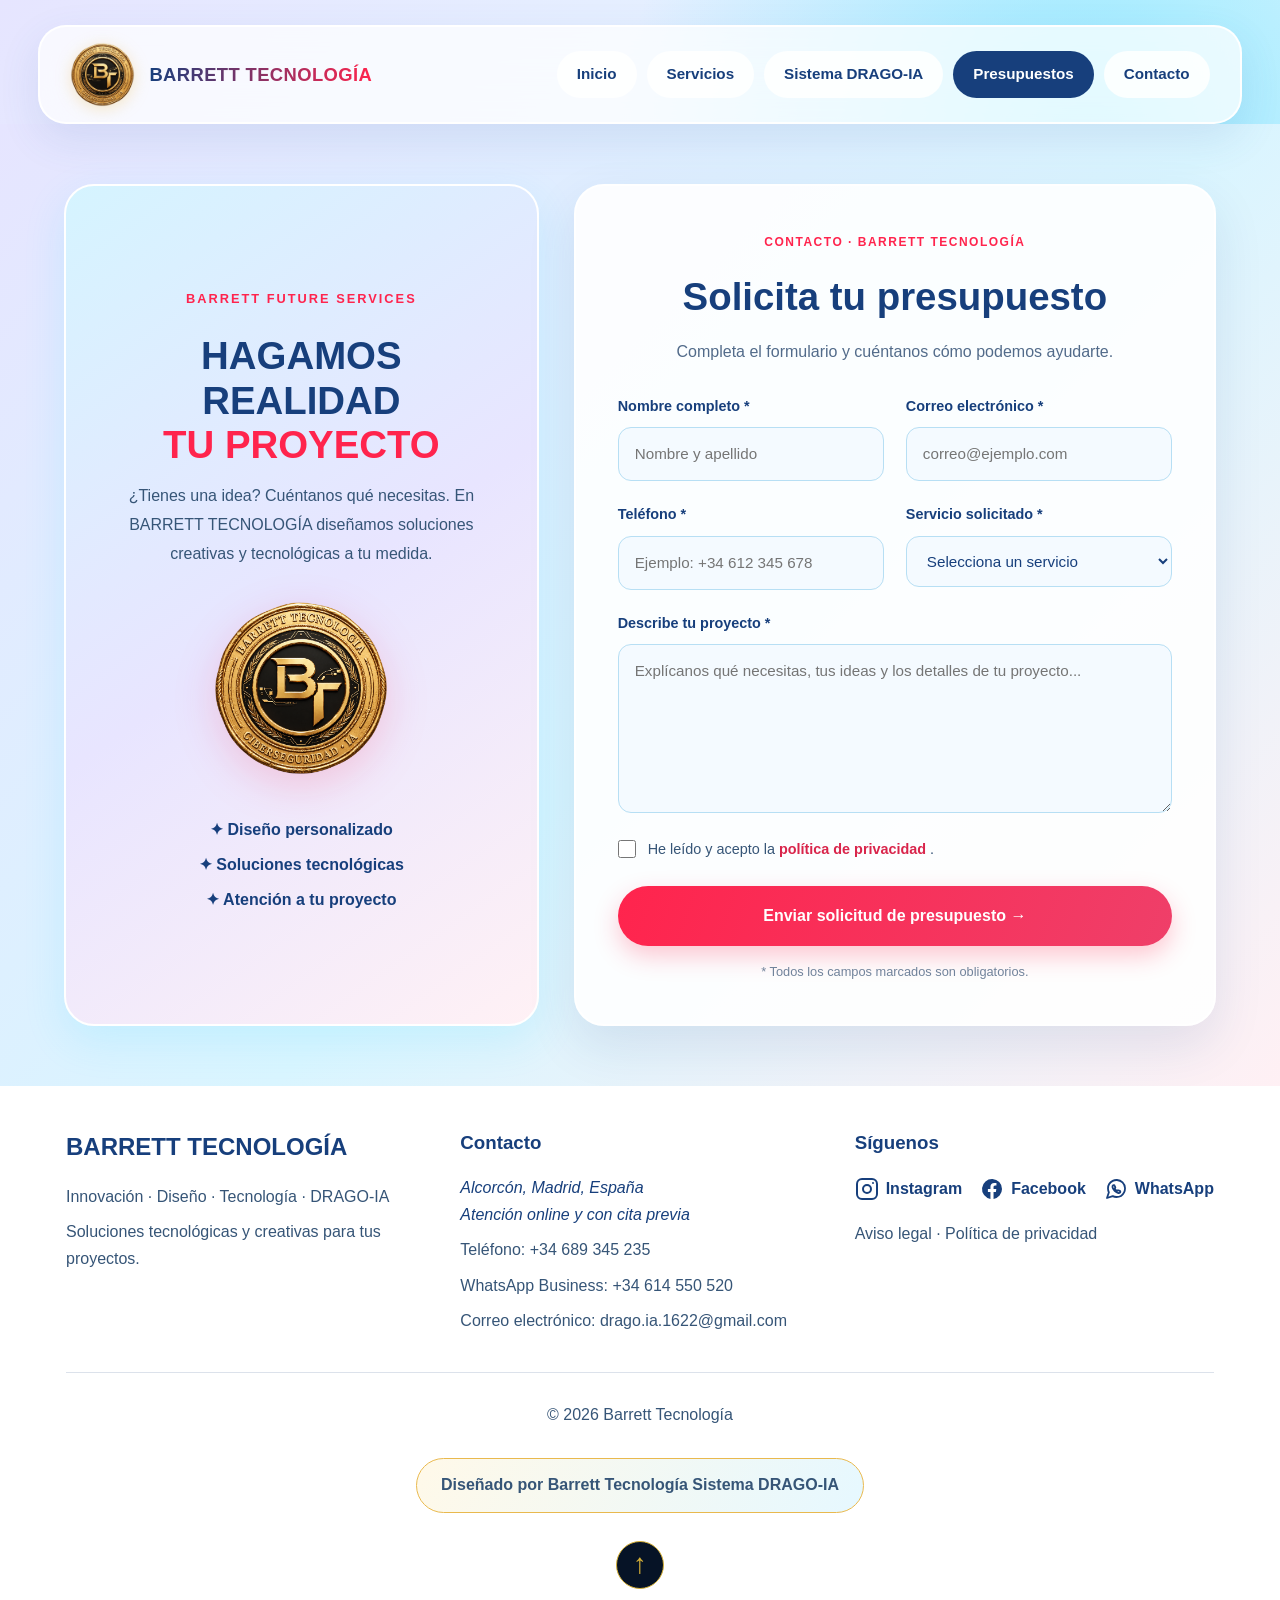
<file: views/presupuesto.html>
﻿
<!DOCTYPE html>
<html lang="es">


<head>
  <meta charset="UTF-8">

  <meta
    name="viewport"
    content="width=device-width, initial-scale=1.0"
  >

  <!-- TÍTULO SEO -->
  <title>Solicitar Presupuesto | Barrett Tecnología</title>

  <!-- DESCRIPCIÓN SEO -->
  <meta
    name="description"
    content="Solicita un presupuesto personalizado en Barrett Tecnología
    para diseño web, aplicaciones, reparación informática,
    diseño gráfico, Digital Signage y proyectos tecnológicos."
  >

  <!-- IDENTIDAD CORPORATIVA -->
  <meta name="theme-color" content="#071a39">

  <!-- HOJA DE ESTILOS ORIGINAL -->
  <link rel="stylesheet" href="../css/barrett.css">

  <!-- FAVICON CORPORATIVO BF -->
  <link
    rel="icon"
    type="image/png"
    href="../assets/images/sello.barrett.png"
  >

  <!-- URL CANÓNICA -->
  <link
    rel="canonical"
    href="https://dragoia1622-beep.github.io/BARRETT-TECNOLOGIA/views/presupuesto.html"
  >
</head>


<body>

  <!-- CABECERA CORPORATIVA -->
  <header class="cabecera">

    <a href="../index.html" class="marca">
      <img
        src="../assets/images/sello.barrett.png"
        alt="Sello de Barrett Tecnología"
        class="logo-marca" width="1254" height="1254">

      <span>BARRETT TECNOLOGÍA</span>
    </a>

  
<nav aria-label="Navegación principal">
  <ul>

    <li>
      <a href="../index.html">Inicio</a>
    </li>

    <li>
      <a href="productos.html">Servicios</a>
    </li>

    <li>
      <a href="proyectos.html">
        Sistema DRAGO-IA
      </a>
    </li>

    <li>
      <a href="presupuesto.html"
         class="activo"
         aria-current="page">
        Presupuestos
      </a>
    </li>

    <li>
      <a href="contacto.html">Contacto</a>
    </li>

  </ul>
</nav>


  </header>

  <!-- CONTENIDO PRINCIPAL -->
  <main class="pagina-presupuesto">

    <section class="presupuesto-contenedor"
             aria-label="Solicitud de presupuesto">

      <!-- PANEL IZQUIERDO -->
      <div class="presupuesto-presentacion">

        <span class="presupuesto-etiqueta">
          BARRETT FUTURE SERVICES
        </span>

        <h1>
          HAGAMOS REALIDAD
          <span>TU PROYECTO</span>
        </h1>

        <p>
          ¿Tienes una idea? Cuéntanos qué necesitas.
          En BARRETT TECNOLOGÍA diseñamos soluciones
          creativas y tecnológicas a tu medida.
        </p>

        <img
          src="../assets/images/sello.barrett.png"
          alt="Sello corporativo de Barrett Tecnología"
          class="presupuesto-drago" width="1254" height="1254">

        <div class="presupuesto-beneficios">
          <p>✦ Diseño personalizado</p>
          <p>✦ Soluciones tecnológicas</p>
          <p>✦ Atención a tu proyecto</p>
        </div>

      </div>

      <!-- PANEL DERECHO -->
      <div class="presupuesto-panel">

        <div class="presupuesto-encabezado">

          <span>
            CONTACTO · BARRETT TECNOLOGÍA
          </span>

          <h2>Solicita tu presupuesto</h2>

          <p>
            Completa el formulario y cuéntanos
            cómo podemos ayudarte.
          </p>

        </div>

        <!-- FORMULARIO CONECTADO A FORMSUBMIT -->
        <form
          class="formulario-presupuesto"
          action="https://formsubmit.co/drago.ia.1622@gmail.com"
          method="POST">

          <!-- CONFIGURACIÓN DE FORMSUBMIT -->
          <input
            type="hidden"
            name="_subject"
            value="Nuevo presupuesto - Barrett Tecnología">

          <input
            type="hidden"
            name="_captcha"
            value="true">

          <input
            type="hidden"
            name="_template"
            value="table">

          <!-- CAMPOS DEL FORMULARIO -->
          <div class="formulario-grid">

            <!-- NOMBRE COMPLETO -->
            <div class="campo-formulario">

              <label for="nombre">
                Nombre completo *
              </label>

              <input
                type="text"
                id="nombre"
                name="nombre"
                placeholder="Nombre y apellido"
                autocomplete="name"
                minlength="3"
                maxlength="100"
                pattern="[A-Za-zÁÉÍÓÚÜÑáéíóúüñ]+(?:[ '-][A-Za-zÁÉÍÓÚÜÑáéíóúüñ]+)+"
                title="Introduce nombre y apellido utilizando letras, espacios, apóstrofos o guiones."
                required>

            </div>

            <!-- CORREO ELECTRÓNICO -->
            <div class="campo-formulario">

              <label for="email">
                Correo electrónico *
              </label>

              <input
                type="email"
                id="email"
                name="email"
                placeholder="correo@ejemplo.com"
                autocomplete="email"
                maxlength="150"
                pattern="[a-zA-Z0-9._%+-]+@[a-zA-Z0-9.-]+\.[a-zA-Z]{2,}"
                title="Introduce un correo válido, por ejemplo: usuario@ejemplo.com."
                required>

            </div>

            <!-- TELÉFONO -->
            <div class="campo-formulario">

              <label for="telefono">
                Teléfono *
              </label>

              <input
                type="tel"
                id="telefono"
                name="telefono"
                placeholder="Ejemplo: +34 612 345 678"
                autocomplete="tel"
                minlength="9"
                maxlength="20"
                pattern="[0-9+() .-]{9,20}"
                title="Introduce un teléfono de 9 a 20 caracteres utilizando números y, si es necesario, el prefijo internacional."
                required>

            </div>

            <!-- SERVICIO SOLICITADO -->
            <div class="campo-formulario">

              <label for="servicio">
                Servicio solicitado *
              </label>

              <select
                id="servicio"
                name="servicio"
                required>

                <option value="" disabled selected>
                  Selecciona un servicio
                </option>

                <option value="Diseño de páginas web">
                  Diseño de páginas web
                </option>

                <option value="Diseño de aplicaciones">
                  Diseño de aplicaciones
                </option>

                <option value="Desarrollo de proyectos">
                  Hacemos realidad tus proyectos
                </option>

                <option value="Reparación y configuración">
                  Reparación y configuración
                </option>

                <option value="Diseño gráfico">
                  Diseño gráfico
                </option>

                <option value="Diseño de Digital Signage">
                  Diseño de Digital Signage
                </option>

                <option value="Desarrollo web y alojamiento internacional">
                  Desarrollo web y alojamiento internacional
                </option>

              </select>

            </div>

            <!-- DESCRIPCIÓN DEL PROYECTO -->
            <div class="campo-formulario campo-completo">

              <label for="mensaje">
                Describe tu proyecto *
              </label>

              <textarea
                id="mensaje"
                name="mensaje"
                rows="6"
                minlength="10"
                maxlength="3000"
                placeholder="Explícanos qué necesitas, tus ideas y los detalles de tu proyecto..."
                required></textarea>

            </div>

          </div>

          <!-- ACEPTACIÓN DE PRIVACIDAD -->
          <div class="privacidad-presupuesto">

            <input
              type="checkbox"
              id="privacidad"
              name="privacidad"
              value="Aceptada"
              required>

            <label for="privacidad">
              He leído y acepto la
              <a href="politica-privacidad.html"
                 target="_blank"
                 rel="noopener noreferrer">
                política de privacidad
              </a>.
            </label>

          </div>

          <!-- BOTÓN DE ENVÍO -->
          <button
            type="submit"
            class="boton-enviar-presupuesto">
            Enviar solicitud de presupuesto →
          </button>

          <p class="nota-presupuesto">
            * Todos los campos marcados son obligatorios.
          </p>

        </form>

      </div>

    </section>

  </main>

 
<!-- PIE DE PÁGINA CORPORATIVO -->
<footer class="footer-corporativo">

  <div class="footer-columnas">

    <!-- COLUMNA 1: EMPRESA -->
    <div class="footer-columna">
      <h2>BARRETT TECNOLOGÍA</h2>

      <p>
        Innovación · Diseño · Tecnología · DRAGO-IA
      </p>

      <p>
        Soluciones tecnológicas y creativas
        para tus proyectos.
      </p>
    </div>

    <!-- COLUMNA 2: CONTACTO -->
    <div class="footer-columna">
      <h3>Contacto</h3>

      <address>
        Alcorcón, Madrid, España<br>
        Atención online y con cita previa
      </address>

      <p>
        Teléfono:
        <a href="tel:+34689345235">
          +34 689 345 235
        </a>
      </p>

      <p>
        WhatsApp Business:
        <a href="https://wa.me/34614550520"
           target="_blank"
           rel="noopener noreferrer">
          +34 614 550 520
        </a>
      </p>

      <p>
        Correo electrónico:
        <a href="mailto:drago.ia.1622@gmail.com">
          drago.ia.1622@gmail.com
        </a>
      </p>
    </div>

    <!-- COLUMNA 3: REDES Y LEGAL -->
    <div class="footer-columna">
      <h3>Síguenos</h3>

      <div class="redes">

        <!-- INSTAGRAM -->
        <a href="https://www.instagram.com/barrett_tecnologia/"
           target="_blank"
           rel="noopener noreferrer"
           aria-label="Instagram de Barrett Tecnología">

          <svg xmlns="http://www.w3.org/2000/svg"
               width="28"
               height="28"
               viewBox="0 0 24 24"
               fill="none"
               stroke="currentColor"
               stroke-width="2"
               stroke-linecap="round"
               stroke-linejoin="round"
               aria-hidden="true"
               focusable="false">
            <rect x="2" y="2" width="20" height="20" rx="5" ry="5"/>
            <circle cx="12" cy="12" r="4"/>
            <circle cx="18" cy="6" r="1"
                    fill="currentColor" stroke="none"/>
          </svg>

          <span>Instagram</span>
        </a>

        <!-- FACEBOOK -->
        <a href="https://www.facebook.com/"
           target="_blank"
           rel="noopener noreferrer"
           aria-label="Facebook">

          <svg xmlns="http://www.w3.org/2000/svg"
               width="28"
               height="28"
               viewBox="0 0 24 24"
               fill="currentColor"
               aria-hidden="true"
               focusable="false">
            <path d="M22 12a10 10 0 1 0-11.56 9.88v-6.99H7.9V12h2.54V9.8c0-2.5 1.49-3.89 3.77-3.89 1.09 0 2.23.2 2.23.2v2.46h-1.26c-1.24 0-1.63.77-1.63 1.56V12h2.78l-.44 2.89h-2.34v6.99A10 10 0 0 0 22 12Z"/>
          </svg>

          <span>Facebook</span>
        </a>

        <!-- WHATSAPP -->
        <a href="https://wa.me/34614550520"
           target="_blank"
           rel="noopener noreferrer"
           aria-label="WhatsApp Business">

          <svg xmlns="http://www.w3.org/2000/svg"
               width="28"
               height="28"
               viewBox="0 0 24 24"
               fill="none"
               stroke="currentColor"
               stroke-width="1.8"
               stroke-linecap="round"
               stroke-linejoin="round"
               aria-hidden="true"
               focusable="false">

            <path d="M21 11.5a8.38 8.38 0 0 1-.9 3.8
                     8.5 8.5 0 0 1-7.6 4.7
                     8.38 8.38 0 0 1-3.8-.9
                     L3 21l1.9-5.7a8.38 8.38 0 0 1-.9-3.8
                     8.5 8.5 0 0 1 4.7-7.6
                     8.38 8.38 0 0 1 3.8-.9h.5
                     a8.48 8.48 0 0 1 8 8v.5Z"/>

            <path d="M9 8.5c.2-.3.4-.3.6-.3h.5
                     c.2 0 .4.1.5.4l.7 1.6
                     c.1.2.1.4-.1.6l-.6.7
                     c.5 1 1.4 1.9 2.4 2.4l.7-.6
                     c.2-.2.4-.2.6-.1l1.6.7
                     c.3.1.4.3.4.5v.5
                     c0 .2 0 .4-.3.6
                     -.4.4-1 .6-1.6.5
                     -2.6-.4-5.5-3.3-5.9-5.9
                     -.1-.6.1-1.2.5-1.6Z"/>
          </svg>

          <span>WhatsApp</span>
        </a>

      </div>

      <p class="enlaces-legales">
        <a href="aviso-legal.html">Aviso legal</a>
        ·
        <a href="politica-privacidad.html">
          Política de privacidad
        </a>
      </p>
    </div>

  </div>

  <!-- PARTE INFERIOR -->
  <div class="footer-inferior">
    <p>© 2026 Barrett Tecnología</p>

    <p class="firma">
      Diseñado por Barrett Tecnología Sistema DRAGO-IA
    </p>
  </div>

<a href="#" class="barrett-volver-arriba"
   aria-label="Volver arriba">
  ↑
</a>

</footer>


</body>
</html>
</file>
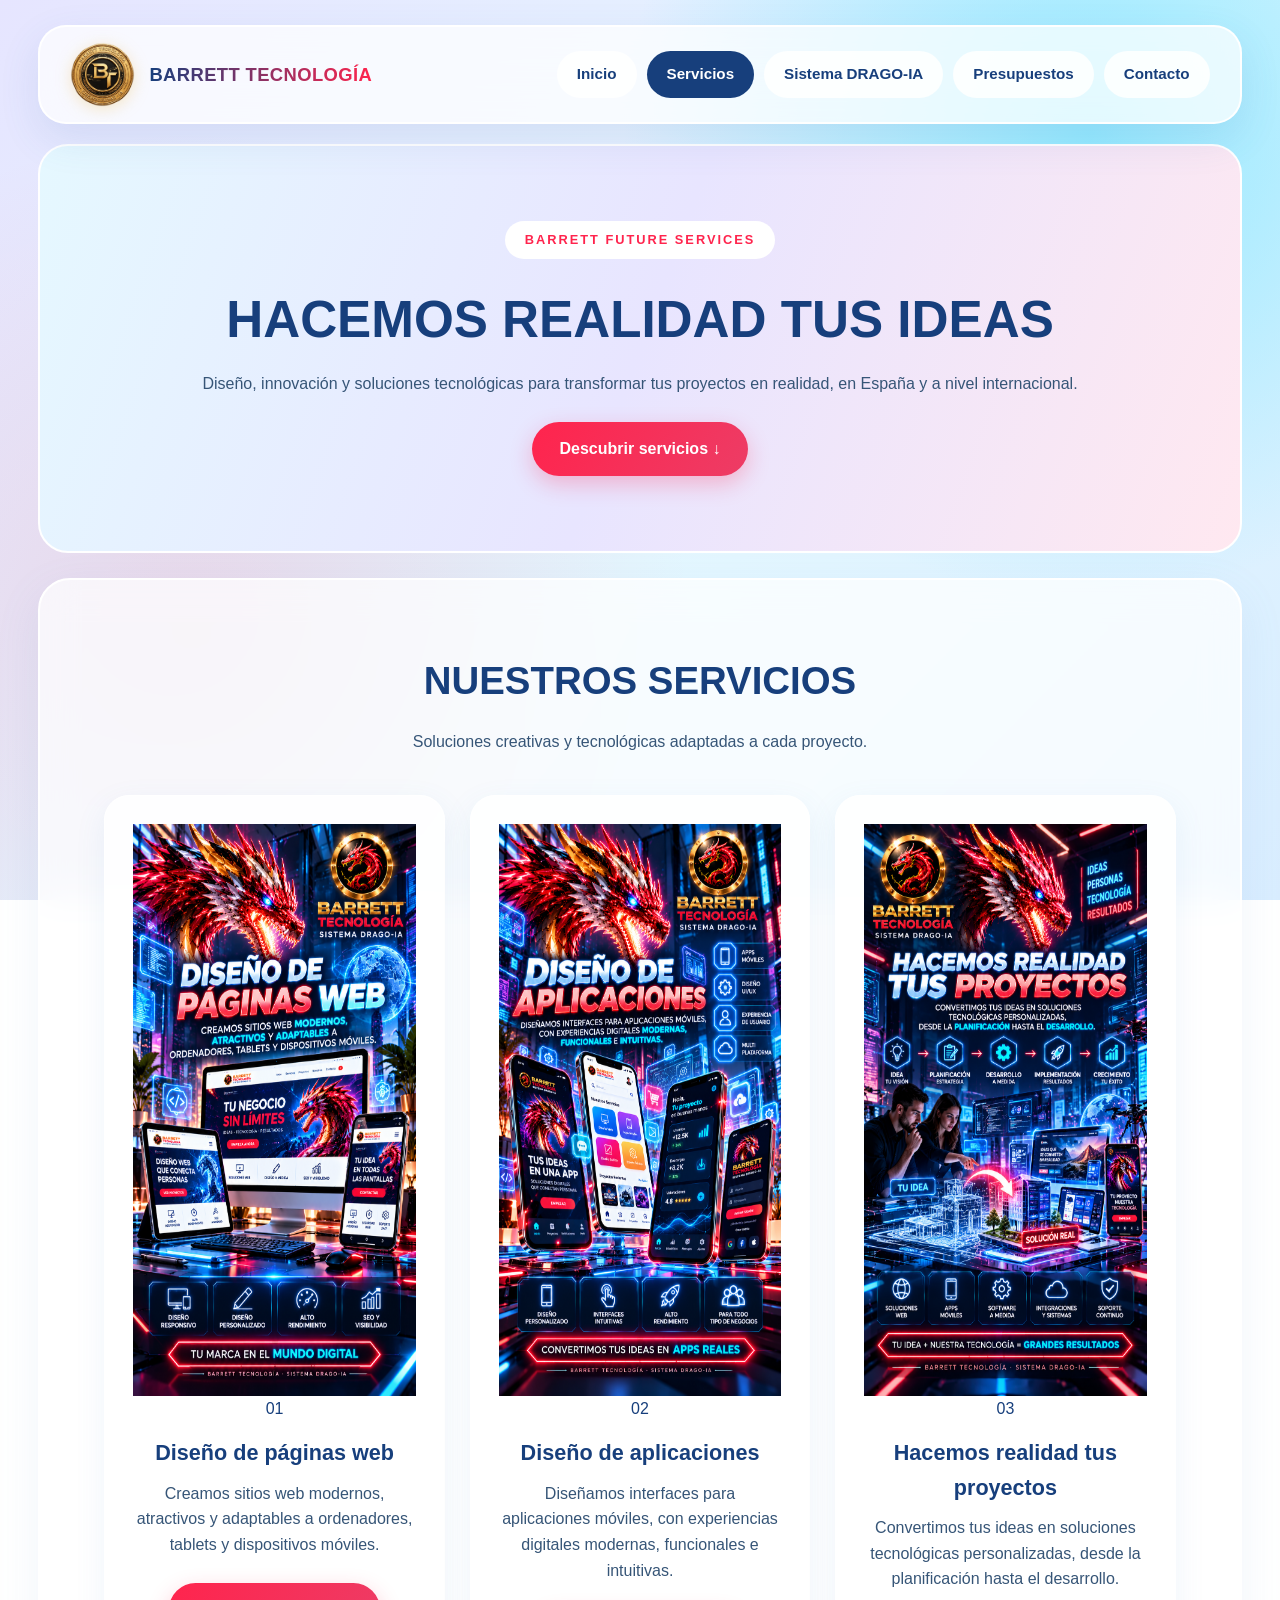
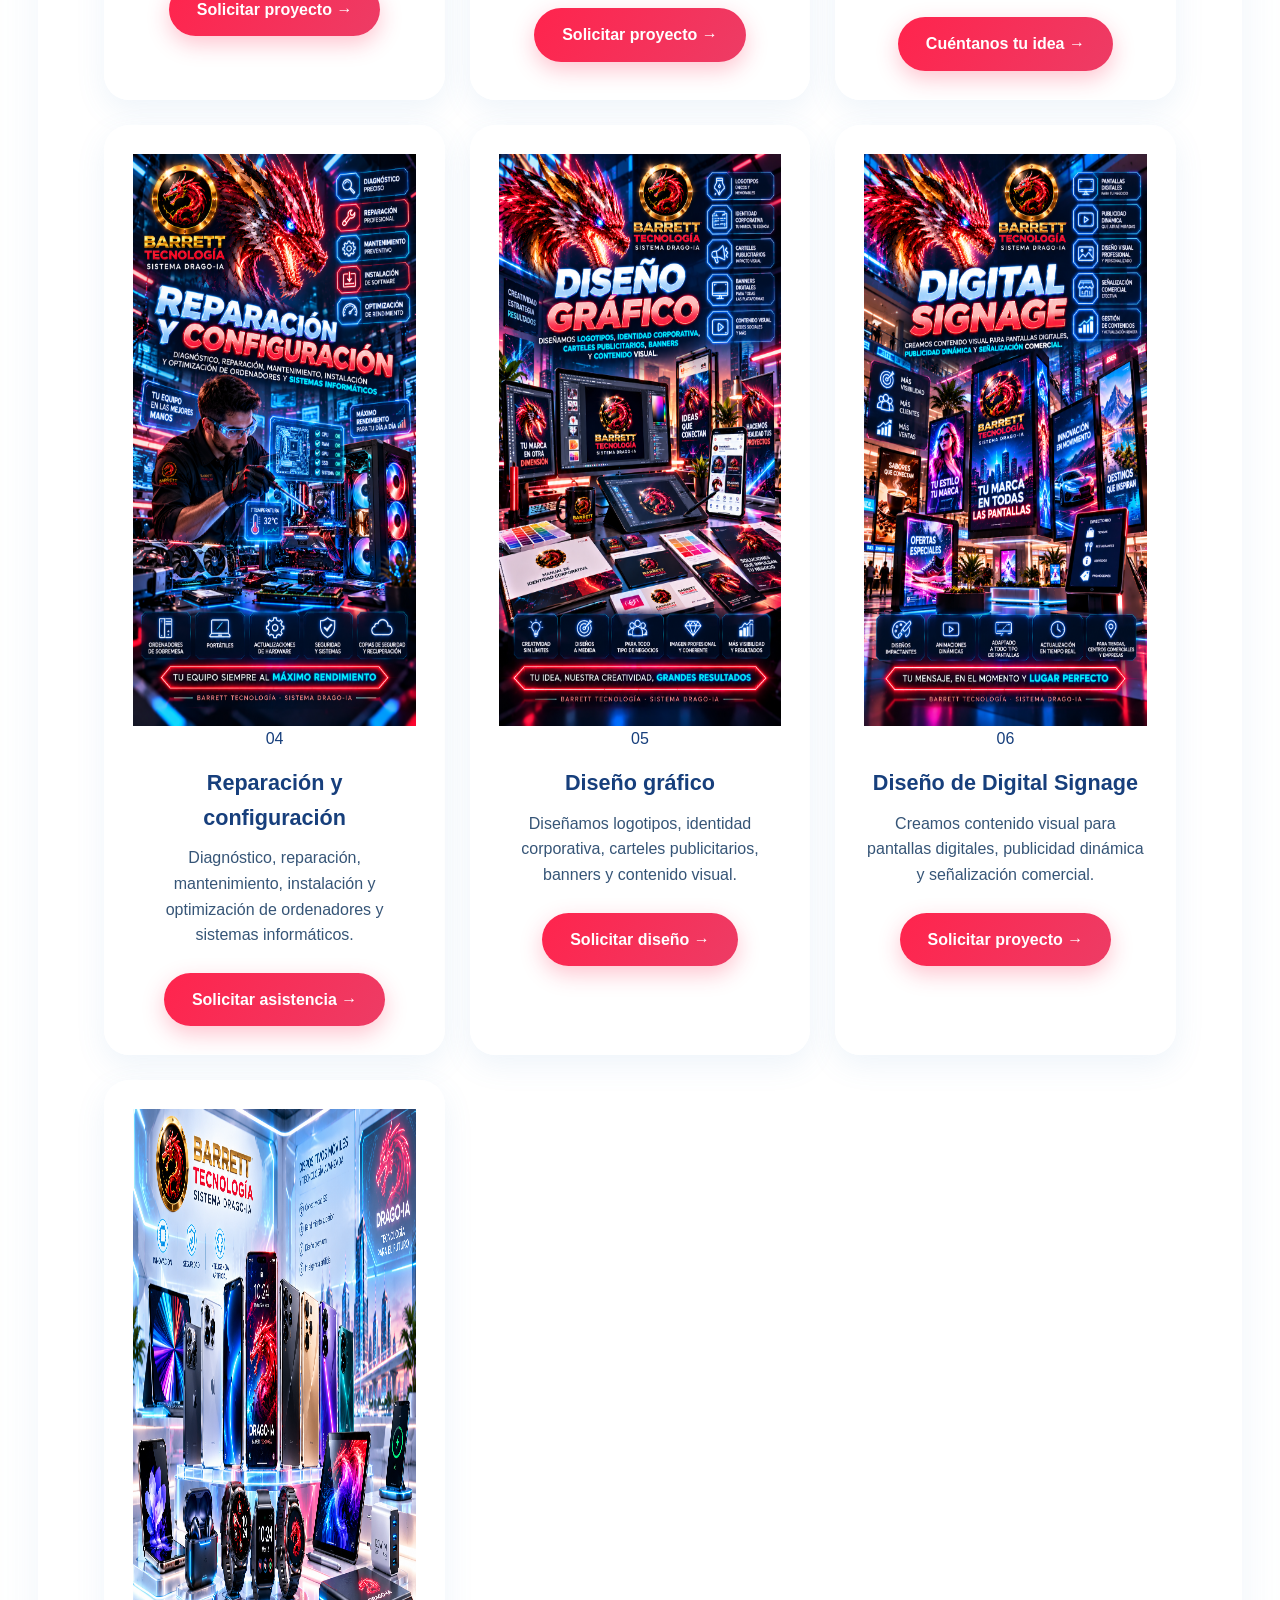
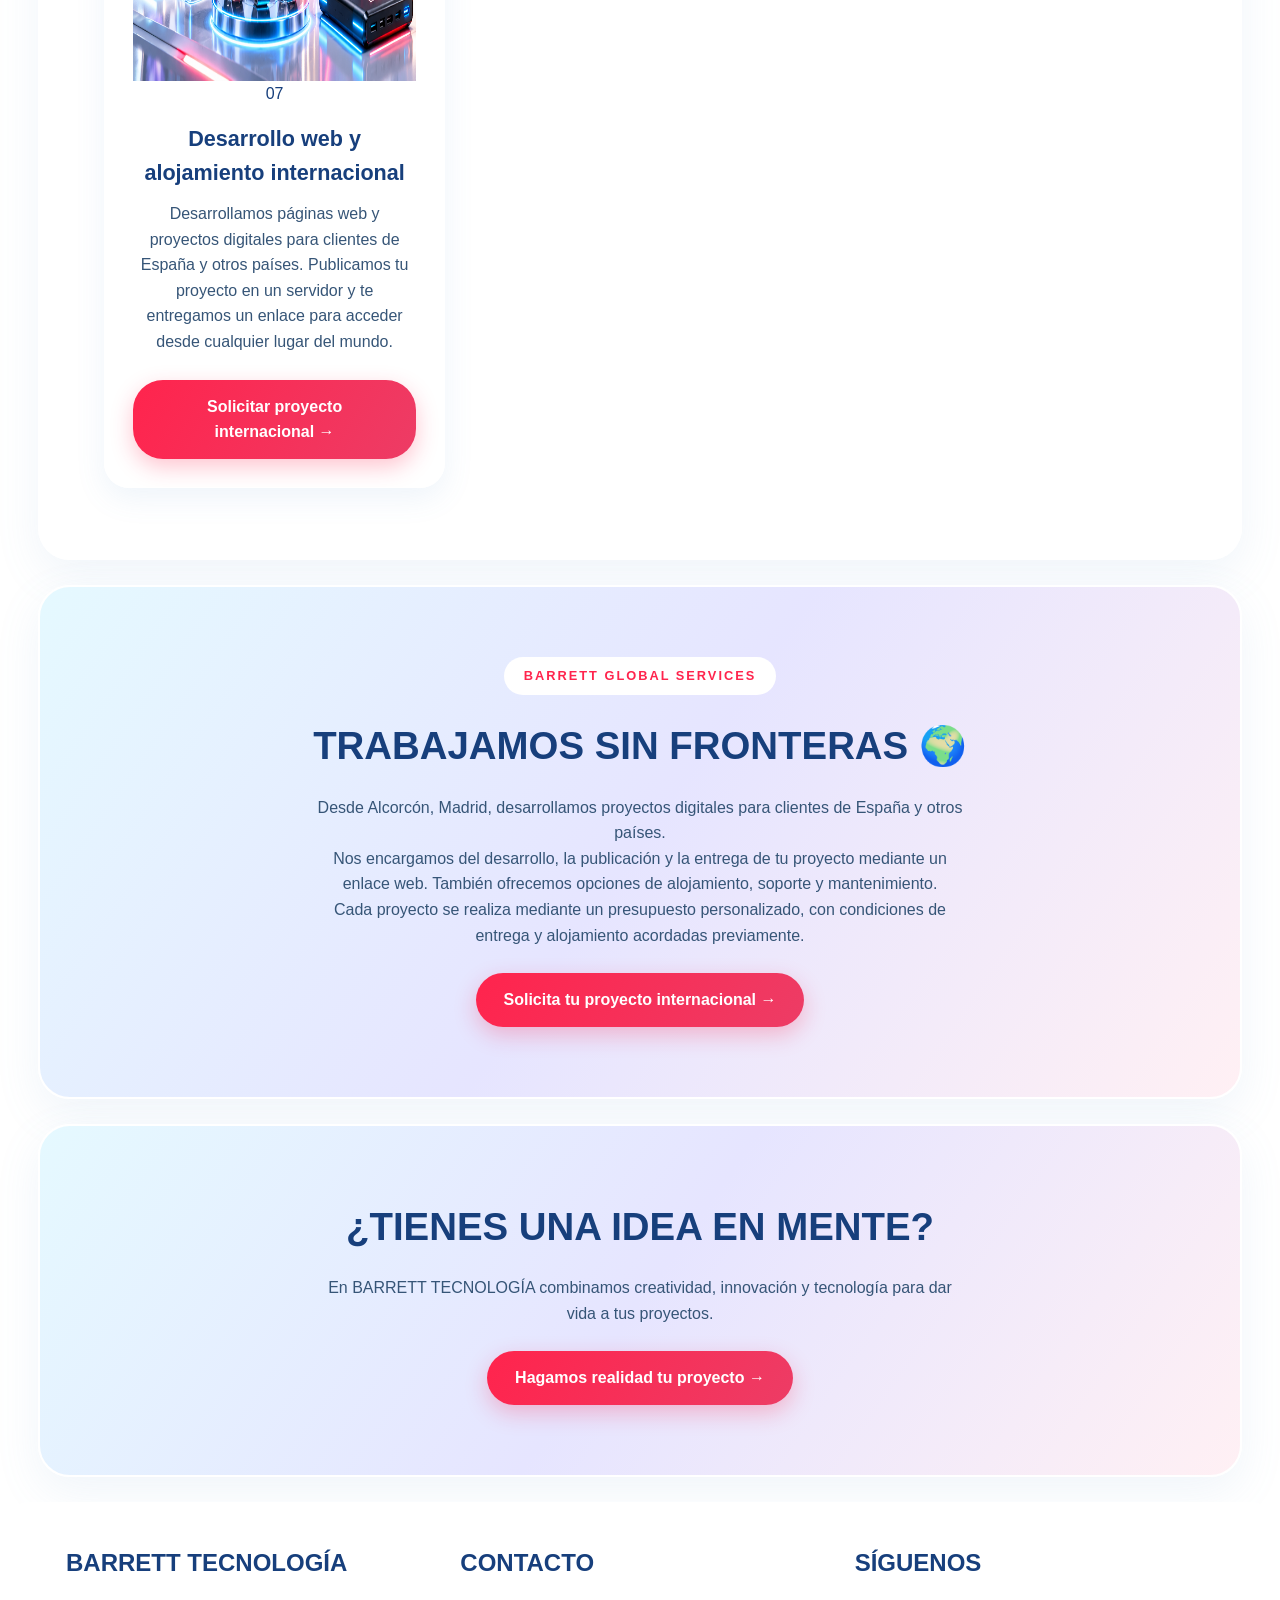
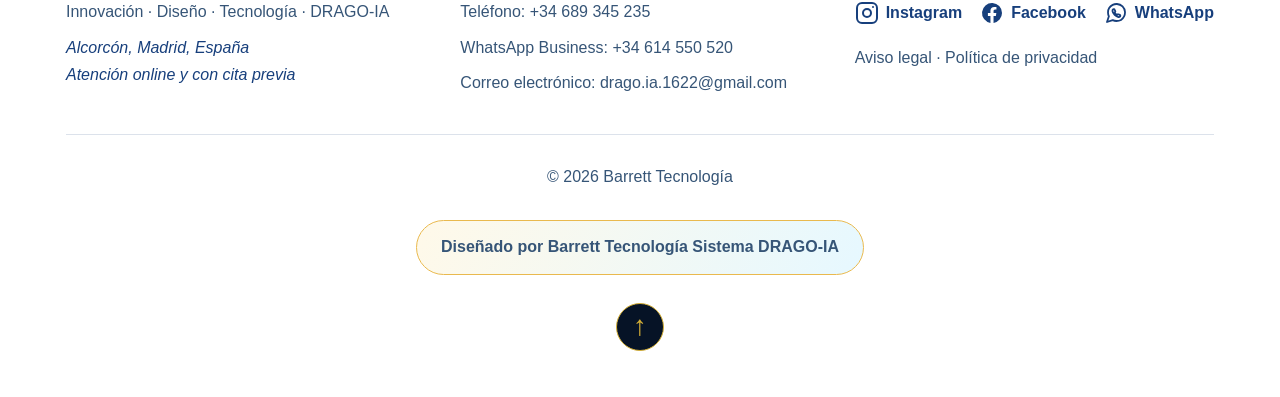
<file: views/productos.html>
﻿
<!DOCTYPE html>
<html lang="es">


<head>
  <meta charset="UTF-8">

  <meta
    name="viewport"
    content="width=device-width, initial-scale=1.0"
  >

  <!-- TÍTULO SEO -->
  <title>Servicios Tecnológicos | Barrett Tecnología</title>

  <!-- DESCRIPCIÓN SEO -->
  <meta
    name="description"
    content="Descubre los servicios de Barrett Tecnología:
    diseño y desarrollo web, aplicaciones digitales,
    reparación informática, diseño gráfico,
    Digital Signage y alojamiento web internacional."
  >

  <!-- IDENTIDAD CORPORATIVA -->
  <meta name="theme-color" content="#071a39">

  <!-- HOJA DE ESTILOS ORIGINAL -->
  <link rel="stylesheet" href="../css/barrett.css">

  <!-- FAVICON CORPORATIVO BF -->
  <link
    rel="icon"
    type="image/png"
    href="../assets/images/sello.barrett.png"
  >

  <!-- URL CANÓNICA DE SERVICIOS -->
  <link
    rel="canonical"
    href="https://dragoia1622-beep.github.io/BARRETT-TECNOLOGIA/views/productos.html"
  >
</head>


<body>

  <!-- CABECERA CORPORATIVA -->
  <header class="cabecera">

    <a href="../index.html" class="marca">
      <img src="../assets/images/sello.barrett.png"
           alt="Sello de Barrett Tecnología" width="1254" height="1254">

      <span>BARRETT TECNOLOGÍA</span>
    </a>

    
<nav aria-label="Navegación principal">
  <ul>

    <li>
      <a href="../index.html">Inicio</a>
    </li>

    <li>
      <a href="productos.html"
         class="activo"
         aria-current="page">
        Servicios
      </a>
    </li>

    <li>
      <a href="proyectos.html">
        Sistema DRAGO-IA
      </a>
    </li>

    <li>
      <a href="presupuesto.html">Presupuestos</a>
    </li>

    <li>
      <a href="contacto.html">Contacto</a>
    </li>

  </ul>
</nav>


  </header>

  <!-- CONTENIDO PRINCIPAL -->
  <main>

    <!-- PORTADA DE SERVICIOS -->
    <section class="titulo-pagina servicios-portada">

      <span class="etiqueta-future">
        BARRETT FUTURE SERVICES
      </span>

      <h1>HACEMOS REALIDAD TUS IDEAS</h1>

      <p>
        Diseño, innovación y soluciones tecnológicas
        para transformar tus proyectos en realidad,
        en España y a nivel internacional.
      </p>

      <a href="#servicios" class="boton">
        Descubrir servicios ↓
      </a>

    </section>

    <!-- GALERÍA DE SERVICIOS -->
    <section class="seccion" id="servicios">

      <h2>NUESTROS SERVICIOS</h2>

      <p>
        Soluciones creativas y tecnológicas
        adaptadas a cada proyecto.
      </p>

      <div class="cuadricula servicios-grid">

        <!-- SERVICIO 01: PÁGINAS WEB -->
        <article class="tarjeta servicio">

          <div class="servicio-imagen">
            <img src="../assets/images/paginas.png"
                 alt="Diseño profesional de páginas web"
                 loading="lazy" width="941" height="572">

            <span class="servicio-numero">01</span>
          </div>

          <h3>Diseño de páginas web</h3>

          <p>
            Creamos sitios web modernos, atractivos
            y adaptables a ordenadores, tablets
            y dispositivos móviles.
          </p>

          <a href="presupuesto.html" class="boton">
            Solicitar proyecto →
          </a>

        </article>

        <!-- SERVICIO 02: APLICACIONES -->
        <article class="tarjeta servicio">

          <div class="servicio-imagen">
            <img src="../assets/images/diseño.png"
                 alt="Diseño de aplicaciones móviles"
                 loading="lazy" width="941" height="572">

            <span class="servicio-numero">02</span>
          </div>

          <h3>Diseño de aplicaciones</h3>

          <p>
            Diseñamos interfaces para aplicaciones
            móviles, con experiencias digitales
            modernas, funcionales e intuitivas.
          </p>

          <a href="presupuesto.html" class="boton">
            Solicitar proyecto →
          </a>

        </article>

        <!-- SERVICIO 03: PROYECTOS -->
        <article class="tarjeta servicio">

          <div class="servicio-imagen">
            <img src="../assets/images/proyectos.png"
                 alt="Desarrollo de proyectos tecnológicos"
                 loading="lazy" width="941" height="572">

            <span class="servicio-numero">03</span>
          </div>

          <h3>Hacemos realidad tus proyectos</h3>

          <p>
            Convertimos tus ideas en soluciones
            tecnológicas personalizadas, desde
            la planificación hasta el desarrollo.
          </p>

          <a href="presupuesto.html" class="boton">
            Cuéntanos tu idea →
          </a>

        </article>

        <!-- SERVICIO 04: REPARACIÓN -->
        <article class="tarjeta servicio">

          <div class="servicio-imagen">
            <img src="../assets/images/reparacion.png"
                 alt="Reparación y configuración de ordenadores"
                 loading="lazy" width="941" height="572">

            <span class="servicio-numero">04</span>
          </div>

          <h3>Reparación y configuración</h3>

          <p>
            Diagnóstico, reparación, mantenimiento,
            instalación y optimización de
            ordenadores y sistemas informáticos.
          </p>

          <a href="presupuesto.html" class="boton">
            Solicitar asistencia →
          </a>

        </article>

        <!-- SERVICIO 05: DISEÑO GRÁFICO -->
        <article class="tarjeta servicio">

          <div class="servicio-imagen">
            <img src="../assets/images/Grafico.png"
                 alt="Diseño gráfico e identidad corporativa"
                 loading="lazy" width="541" height="572">

            <span class="servicio-numero">05</span>
          </div>

          <h3>Diseño gráfico</h3>

          <p>
            Diseñamos logotipos, identidad
            corporativa, carteles publicitarios,
            banners y contenido visual.
          </p>

          <a href="presupuesto.html" class="boton">
            Solicitar diseño →
          </a>

        </article>

        <!-- SERVICIO 06: DIGITAL SIGNAGE -->
        <article class="tarjeta servicio">

          <div class="servicio-imagen">
            <img src="../assets/images/digital.png"
                 alt="Pantallas digitales publicitarias"
                 loading="lazy" width="941" height="572">

            <span class="servicio-numero">06</span>
          </div>

          <h3>Diseño de Digital Signage</h3>

          <p>
            Creamos contenido visual para
            pantallas digitales, publicidad
            dinámica y señalización comercial.
          </p>

          <a href="presupuesto.html" class="boton">
            Solicitar proyecto →
          </a>

        </article>

        <!-- SERVICIO 07: DESARROLLO INTERNACIONAL -->
        <article class="tarjeta servicio">

          <div class="servicio-imagen">
            <img src="../assets/images/tecnologia.png"
                 alt="Desarrollo web y alojamiento internacional"
                 loading="lazy" width="1536" height="572">

            <span class="servicio-numero">07</span>
          </div>

          <h3>Desarrollo web y alojamiento internacional</h3>

          <p>
            Desarrollamos páginas web y proyectos
            digitales para clientes de España
            y otros países. Publicamos tu proyecto
            en un servidor y te entregamos
            un enlace para acceder desde
            cualquier lugar del mundo.
          </p>

          <a href="presupuesto.html" class="boton">
            Solicitar proyecto internacional →
          </a>

        </article>

      </div>

    </section>

    <!-- SERVICIOS INTERNACIONALES -->
    <section class="seccion llamada-accion"
             id="internacional">

      <span class="etiqueta-future">
        BARRETT GLOBAL SERVICES
      </span>

      <h2>
  TRABAJAMOS SIN FRONTERAS
  <span class="mundo-giratorio" aria-label="Mundo">🌍</span>
      </h2>

      <p>
        Desde Alcorcón, Madrid, desarrollamos
        proyectos digitales para clientes
        de España y otros países.
      </p>

      <p>
        Nos encargamos del desarrollo,
        la publicación y la entrega de tu
        proyecto mediante un enlace web.
        También ofrecemos opciones de
        alojamiento, soporte y mantenimiento.
      </p>

      <p>
        Cada proyecto se realiza mediante
        un presupuesto personalizado, con
        condiciones de entrega y alojamiento
        acordadas previamente.
      </p>

      <a href="presupuesto.html" class="boton">
        Solicita tu proyecto internacional →
      </a>

    </section>

    <!-- LLAMADA A LA ACCIÓN FINAL -->
    <section class="seccion llamada-accion">

      <h2>¿TIENES UNA IDEA EN MENTE?</h2>

      <p>
        En BARRETT TECNOLOGÍA combinamos
        creatividad, innovación y tecnología
        para dar vida a tus proyectos.
      </p>

      <a href="presupuesto.html" class="boton">
        Hagamos realidad tu proyecto →
      </a>

    </section>

  </main>

  
<!-- PIE DE PÁGINA CORPORATIVO -->
<footer class="footer-corporativo">

  <div class="footer-columnas">

    <!-- COLUMNA 1: EMPRESA -->
    <div class="footer-columna">
      <h2>BARRETT TECNOLOGÍA</h2>

      <p>Innovación · Diseño · Tecnología · DRAGO-IA</p>

      <address>
        Alcorcón, Madrid, España<br>
        Atención online y con cita previa
      </address>
    </div>

    <!-- COLUMNA 2: CONTACTO -->
    <div class="footer-columna">
      <h2>CONTACTO</h2>

      <p>
        Teléfono:
        <a href="tel:+34689345235">+34 689 345 235</a>
      </p>

      <p>
        WhatsApp Business:
        <a href="https://wa.me/34614550520"
           target="_blank"
           rel="noopener noreferrer">
          +34 614 550 520
        </a>
      </p>

      <p>
        Correo electrónico:
        <a href="mailto:drago.ia.1622@gmail.com">
          drago.ia.1622@gmail.com
        </a>
      </p>
    </div>

    <!-- COLUMNA 3: REDES Y ENLACES -->
    <div class="footer-columna">
      <h2>SÍGUENOS</h2>

      <div class="redes">

        <a href="https://www.instagram.com/barrett_tecnologia/"
           target="_blank"
           rel="noopener noreferrer"
           aria-label="Instagram de Barrett Tecnología">
          <svg xmlns="http://www.w3.org/2000/svg"
               width="28" height="28"
               viewBox="0 0 24 24"
               fill="none"
               stroke="currentColor"
               stroke-width="2"
               stroke-linecap="round"
               stroke-linejoin="round"
               aria-hidden="true">
            <rect x="2" y="2" width="20" height="20"
                  rx="5" ry="5"/>
            <circle cx="12" cy="12" r="4"/>
            <circle cx="18" cy="6" r="1"
                    fill="currentColor" stroke="none"/>
          </svg>
          <span>Instagram</span>
        </a>

        <a href="https://www.facebook.com/"
           target="_blank"
           rel="noopener noreferrer"
           aria-label="Facebook">
          <svg xmlns="http://www.w3.org/2000/svg"
               width="28" height="28"
               viewBox="0 0 24 24"
               fill="currentColor"
               aria-hidden="true">
            <path d="M22 12a10 10 0 1 0-11.56 9.88v-6.99H7.9V12h2.54V9.8c0-2.5 1.49-3.89 3.77-3.89 1.09 0 2.23.2 2.23.2v2.46h-1.26c-1.24 0-1.63.77-1.63 1.56V12h2.78l-.44 2.89h-2.34v6.99A10 10 0 0 0 22 12Z"/>
          </svg>
          <span>Facebook</span>
        </a>

        <a href="https://wa.me/34614550520"
           target="_blank"
           rel="noopener noreferrer"
           aria-label="WhatsApp Business">
          <svg xmlns="http://www.w3.org/2000/svg"
               width="28" height="28"
               viewBox="0 0 24 24"
               fill="none"
               stroke="currentColor"
               stroke-width="1.8"
               stroke-linecap="round"
               stroke-linejoin="round"
               aria-hidden="true">
            <path d="M21 11.5a8.38 8.38 0 0 1-.9 3.8
                     8.5 8.5 0 0 1-7.6 4.7
                     8.38 8.38 0 0 1-3.8-.9
                     L3 21l1.9-5.7a8.38 8.38 0 0 1-.9-3.8
                     8.5 8.5 0 0 1 4.7-7.6
                     8.38 8.38 0 0 1 3.8-.9h.5
                     a8.48 8.48 0 0 1 8 8v.5Z"/>
            <path d="M9 8.5c.2-.3.4-.3.6-.3h.5
                     c.2 0 .4.1.5.4l.7 1.6
                     c.1.2.1.4-.1.6l-.6.7
                     c.5 1 1.4 1.9 2.4 2.4l.7-.6
                     c.2-.2.4-.2.6-.1l1.6.7
                     c.3.1.4.3.4.5v.5
                     c0 .2 0 .4-.3.6
                     -.4.4-1 .6-1.6.5
                     -2.6-.4-5.5-3.3-5.9-5.9
                     -.1-.6.1-1.2.5-1.6Z"/>
          </svg>
          <span>WhatsApp</span>
        </a>

      </div>

      <p class="enlaces-legales">
        <a href="aviso-legal.html">Aviso legal</a>
        ·
        <a href="politica-privacidad.html">
          Política de privacidad
        </a>
      </p>
    </div>

  </div>

  <!-- PARTE INFERIOR -->
  <div class="footer-inferior">
    <p>© 2026 Barrett Tecnología</p>

    <p class="firma">
      Diseñado por Barrett Tecnología Sistema DRAGO-IA
    </p>
  </div>

<a href="#" class="barrett-volver-arriba"
   aria-label="Volver arriba">
  ↑
</a>


</footer>


</body>
</html>
</file>
<file: css/barrett.css>
/* ==================================================
   BARRETT TECNOLOGÍA · SISTEMA DRAGO-IA
   Diseño corporativo HTML5 + CSS3
   ================================================== */

/* 1. IDENTIDAD Y ESTILOS GENERALES */

:root {
  --rojo-neon: #ff244d;
  --celeste-neon: #35d9ff;
  --dorado: #e9b94e;
  --azul-texto: #173f7c;
  --texto: #365577;
  --cristal: rgba(255, 255, 255, 0.72);
  --borde-cristal: rgba(255, 255, 255, 0.95);
}

* {
  margin: 0;
  padding: 0;
  box-sizing: border-box;
}

html {
  min-height: 100%;
  scroll-behavior: smooth;
}

body {
  min-height: 100vh;
  display: flex;
  flex-direction: column;
  font-family: "Segoe UI", Arial, sans-serif;
  color: var(--azul-texto);
  line-height: 1.6;
  background:
    radial-gradient(circle at 85% 15%, rgba(53, 217, 255, 0.45), transparent 35%),
    radial-gradient(circle at 15% 70%, rgba(255, 36, 77, 0.12), transparent 40%),
    linear-gradient(135deg, #e6e5ff, #e4f7ff 55%, #d9edff);
  background-attachment: fixed;
}

main {
  flex: 1 0 auto;
  width: 100%;
}

img {
  max-width: 100%;
  display: block;
}

a {
  color: inherit;
  text-decoration: none;
}

button,
input,
textarea,
select {
  font: inherit;
}

/* 2. CABECERA Y NAVEGACIÓN */

.cabecera {
  width: min(94%, 1250px);
  margin: 25px auto 0;
  padding: 15px 30px;
  display: flex;
  align-items: center;
  justify-content: space-between;
  flex-wrap: wrap;
  gap: 20px;
  background: var(--cristal);
  backdrop-filter: blur(22px);
  -webkit-backdrop-filter: blur(22px);
  border: 2px solid var(--borde-cristal);
  border-radius: 28px;
  box-shadow: 0 15px 40px rgba(64, 105, 170, 0.12);
}

.marca {
  display: flex;
  align-items: center;
  gap: 12px;
  font-size: 1.15rem;
  font-weight: 800;
  letter-spacing: 0.4px;
}

.marca img {
  width: 65px;
  height: 65px;
  object-fit: contain;
  filter: drop-shadow(0 3px 8px #e9b94e55);
}

.marca span {
  background: linear-gradient(90deg, #173f7c, #ff244d);
  background-clip: text;
  -webkit-background-clip: text;
  color: transparent;
}

nav ul {
  display: flex;
  align-items: center;
  flex-wrap: wrap;
  gap: 10px;
  list-style: none;
}

nav a {
  display: block;
  padding: 11px 20px;
  background: rgba(255, 255, 255, 0.85);
  border-radius: 30px;
  font-size: 0.95rem;
  font-weight: 600;
  transition: background 0.3s, color 0.3s, transform 0.3s;
}

nav a:hover {
  color: white;
  background: var(--rojo-neon);
  transform: translateY(-3px);
}

nav a.activo {
  background: var(--azul-texto);
  color: white;
}

/* 3. PORTADA PRINCIPAL */

.hero {
  width: min(94%, 1250px);
  min-height: 570px;
  margin: 20px auto;
  padding: 80px 6%;
  display: flex;
  align-items: center;
  position: relative;
  overflow: hidden;
  border: 2px solid white;
  border-radius: 35px;
  background:
    linear-gradient(
      90deg,
      rgba(245, 250, 255, 0.96),
      rgba(221, 240, 255, 0.87) 55%,
      rgba(198, 228, 255, 0.5)
    ),
    url("../assets/images/tecnologia.png") center/cover;
  box-shadow: 0 20px 60px #559bd322;
}

.hero::before {
  content: "";
  position: absolute;
  width: 430px;
  height: 430px;
  right: -100px;
  top: -100px;
  background: radial-gradient(circle, rgba(53, 217, 255, 0.45), transparent 70%);
  border-radius: 50%;
  pointer-events: none;
  animation: brillo 7s ease-in-out infinite alternate;
}

.hero::after {
  content: "";
  position: absolute;
  width: 330px;
  height: 330px;
  right: 12%;
  bottom: -190px;
  border: 2px solid rgba(53, 217, 255, 0.35);
  border-radius: 50%;
  box-shadow: 0 0 35px rgba(53, 217, 255, 0.35);
  pointer-events: none;
}

.hero-contenido {
  max-width: 750px;
  position: relative;
  z-index: 1;
  animation: aparecer 1s ease-out both;
}

.hero h1 {
  margin-bottom: 20px;
  font-size: clamp(2.4rem, 5vw, 4.6rem);
  line-height: 1.1;
  font-weight: 900;
  letter-spacing: -1.5px;
  background: linear-gradient(100deg, #173f7c 15%, #ff244d 65%, #e9b94e);
  background-clip: text;
  -webkit-background-clip: text;
  color: transparent;
}

.hero h2 {
  margin-bottom: 20px;
  font-size: clamp(1.1rem, 2.3vw, 1.7rem);
}

.hero p {
  max-width: 650px;
  font-size: 1.1rem;
  color: var(--texto);
}

/* 4. BOTONES Y SECCIONES */

.boton {
  display: inline-block;
  margin-top: 25px;
  padding: 14px 28px;
  background: linear-gradient(120deg, #ff244d, #ed3c65);
  color: white;
  font-weight: 700;
  border: 0;
  border-radius: 30px;
  cursor: pointer;
  box-shadow: 0 8px 22px #ff244d44;
  transition: transform 0.3s, box-shadow 0.3s, background 0.3s;
}

.boton:hover {
  transform: translateY(-4px);
  background: linear-gradient(120deg, #e9b94e, #f8d980);
  color: var(--azul-texto);
  box-shadow: 0 12px 30px #e9b94e66;
}

.seccion {
  width: min(94%, 1250px);
  margin: 25px auto;
  padding: 70px 5%;
  background: var(--cristal);
  backdrop-filter: blur(18px);
  border: 2px solid white;
  border-radius: 32px;
  text-align: center;
  box-shadow: 0 15px 45px #6b9bd21a;
}

.seccion h2 {
  margin-bottom: 18px;
  font-size: clamp(1.8rem, 3vw, 2.7rem);
}

.seccion > p,
.tarjeta p {
  color: var(--texto);
}

.seccion-oscura {
  background: linear-gradient(
    135deg,
    rgba(218, 240, 255, 0.92),
    rgba(232, 225, 255, 0.9)
  );
}

/* 5. TARJETAS Y CATÁLOGO */

.cuadricula {
  display: grid;
  grid-template-columns: repeat(3, minmax(0, 1fr));
  gap: 25px;
  margin-top: 40px;
}

.tarjeta {
  position: relative;
  overflow: hidden;
  padding: 28px;
  background: rgba(255, 255, 255, 0.83);
  border: 1px solid white;
  border-radius: 25px;
  box-shadow: 0 10px 30px #5c95d01a;
  transition: transform 0.35s, box-shadow 0.35s, border-color 0.35s;
}

.tarjeta:hover {
  transform: translateY(-10px);
  border-color: var(--celeste-neon);
  box-shadow: 0 18px 45px #35d9ff44;
}

.tarjeta h3 {
  margin: 15px 0 10px;
  font-size: 1.35rem;
}

.producto {
  display: flex;
  flex-direction: column;
  align-items: stretch;
  text-align: left;
}

.producto h3 {
  margin-top: 20px;
  font-size: 1.3rem;
}

.producto p {
  flex-grow: 1;
  margin-bottom: 18px;
}

.producto img,
.producto-imagen img,
.tarjeta-producto img {
  width: 100%;
  height: 150px;
  object-fit: contain;
  object-position: center;
  border-radius: 16px;
  transition: transform 0.4s ease;
}

.producto:hover img,
.tarjeta-producto:hover img {
  transform: scale(1.04);
}

.producto-imagen {
  position: relative;
  overflow: hidden;
  border-radius: 20px;
  background: #e5f5ff;
}

.producto-etiqueta {
  position: absolute;
  top: 12px;
  left: 12px;
  padding: 7px 12px;
  border: 1px solid white;
  border-radius: 30px;
  background: rgba(255, 255, 255, 0.88);
  color: var(--azul-texto);
  font-size: 0.65rem;
  font-weight: 800;
  letter-spacing: 0.5px;
}

.precio-consulta {
  display: block;
  margin-top: auto;
  color: #d42b4a;
  font-weight: 800;
  font-size: 0.95rem;
}

.producto .boton {
  display: block;
  margin-top: 18px;
  padding: 12px 18px;
  background: linear-gradient(110deg, #ff244d, #f14369);
  font-size: 0.85rem;
  text-align: center;
}

.producto .boton:hover {
  background: linear-gradient(110deg, #35d9ff, #e9b94e);
  color: var(--azul-texto);
}

.producto:hover {
  border-color: var(--celeste-neon);
  box-shadow: 0 18px 40px rgba(53, 217, 255, 0.3);
}

/* Efecto 3D para las tarjetas que utilicen esta clase */

.tarjeta-producto {
  position: relative;
  overflow: hidden;
  border-radius: 22px;
  transform-style: preserve-3d;
  transition: transform 0.4s, box-shadow 0.4s, border-color 0.4s;
}

.tarjeta-producto:hover {
  transform: perspective(900px) translateY(-12px) rotateX(4deg) rotateY(-3deg);
  border-color: #20c9ff;
  box-shadow: 0 22px 45px rgba(0, 70, 150, 0.22);
}

/* Cabecera de servicios */

.titulo-pagina {
  width: min(94%, 1250px);
  margin: 20px auto;
  padding: 75px 20px;
  text-align: center;
  border: 2px solid white;
  border-radius: 30px;
  background: linear-gradient(110deg, #e5f8ff, #e8e5ff, #ffe8f0);
}

.titulo-pagina h1 {
  font-size: clamp(2rem, 4vw, 3.5rem);
}

.titulo-pagina p {
  margin-top: 10px;
  color: var(--texto);
}

.catalogo-portada {
  position: relative;
  overflow: hidden;
  background:
    radial-gradient(circle at 85% 20%, rgba(53, 217, 255, 0.55), transparent 40%),
    linear-gradient(120deg, #f4faff, #dceeff, #e6e5ff);
}

.etiqueta-future {
  display: inline-block;
  margin-bottom: 20px;
  padding: 9px 20px;
  background: white;
  color: var(--rojo-neon);
  border-radius: 30px;
  font-size: 0.8rem;
  font-weight: 800;
  letter-spacing: 2px;
}

.catalogo-portada h1 {
  background: linear-gradient(90deg, #173f7c, #ff244d, #e9b94e);
  background-clip: text;
  -webkit-background-clip: text;
  color: transparent;
}

.llamada-accion {
  background: linear-gradient(125deg, #e5f9ff, #e6e5ff, #fff0f4);
  border: 2px solid white;
}

.llamada-accion p {
  max-width: 650px;
  margin: 0 auto;
}

/* 6. SECCIÓN DRAGO-IA */

.drago {
  display: flex;
  align-items: center;
  justify-content: center;
  gap: 55px;
  text-align: left;
  background: linear-gradient(120deg, #e4f7ff, #e8e5ff, #fbe9f1);
}

.drago img {
  width: min(28%, 230px);
  height: auto;
  border-radius: 50%;
  filter: drop-shadow(0 15px 25px #ff244d33);
  animation: flotar 5s ease-in-out infinite;
}

.drago div {
  max-width: 550px;
}

/* 7. PRESUPUESTOS */

.pagina-presupuesto {
  padding: 60px 5%;
  background: linear-gradient(135deg, #e6e5ff, #d9f5ff 55%, #fff0f4);
}

.presupuesto-contenedor {
  max-width: 1200px;
  margin: 0 auto;
  display: grid;
  grid-template-columns: 0.85fr 1.15fr;
  gap: 35px;
  align-items: stretch;
}

.presupuesto-presentacion {
  display: flex;
  flex-direction: column;
  align-items: center;
  justify-content: center;
  padding: 45px 35px;
  text-align: center;
  border: 2px solid white;
  border-radius: 30px;
  background: linear-gradient(145deg, #d5f4ff, #e8e5ff, #fff1f5);
  box-shadow: 0 15px 40px rgba(53, 217, 255, 0.15);
}

.presupuesto-etiqueta {
  color: var(--rojo-neon);
  font-size: 0.8rem;
  font-weight: 800;
  letter-spacing: 2px;
}

.presupuesto-presentacion h1 {
  margin: 25px 0 15px;
  font-size: clamp(2rem, 3vw, 3.2rem);
  line-height: 1.15;
}

.presupuesto-presentacion h1 span {
  display: block;
  color: var(--rojo-neon);
}

.presupuesto-presentacion > p {
  max-width: 390px;
  color: var(--texto);
  line-height: 1.8;
}

.presupuesto-drago {
  width: min(100%, 180px);
  height: auto;
  margin: 30px auto;
  object-fit: contain;
  filter: drop-shadow(0 12px 20px rgba(255, 36, 77, 0.18));
}

.presupuesto-beneficios {
  font-weight: 700;
}

.presupuesto-beneficios p {
  margin: 9px 0;
}

.presupuesto-panel {
  min-width: 0;
  padding: 42px;
  background: rgba(255, 255, 255, 0.9);
  border: 2px solid white;
  border-radius: 30px;
  box-shadow: 0 20px 50px rgba(23, 63, 124, 0.1);
}

.presupuesto-encabezado {
  margin-bottom: 30px;
  text-align: center;
}

.presupuesto-encabezado span {
  color: var(--rojo-neon);
  font-size: 0.75rem;
  font-weight: 800;
  letter-spacing: 1.5px;
}

.presupuesto-encabezado h2 {
  margin: 12px 0;
  font-size: clamp(1.7rem, 3vw, 2.4rem);
}

.presupuesto-encabezado p {
  color: #526b8a;
}

.formulario-presupuesto {
  display: block;
  width: 100%;
}

.formulario-grid {
  display: grid;
  grid-template-columns: repeat(2, minmax(0, 1fr));
  gap: 22px;
}

.campo-formulario {
  display: flex;
  flex-direction: column;
  gap: 9px;
  min-width: 0;
}

.campo-formulario label {
  font-size: 0.9rem;
  font-weight: 700;
}

.formulario-presupuesto .campo-formulario input,
.formulario-presupuesto .campo-formulario select,
.formulario-presupuesto .campo-formulario textarea {
  display: block;
  width: 100%;
  min-width: 0;
  padding: 15px 16px;
  background: #f4faff;
  color: var(--azul-texto);
  border: 1.5px solid #b7dff4;
  border-radius: 13px;
  font-size: 0.95rem;
  line-height: 1.5;
  outline: none;
  transition: border-color 0.3s, box-shadow 0.3s;
}

.formulario-presupuesto .campo-formulario input:focus,
.formulario-presupuesto .campo-formulario select:focus,
.formulario-presupuesto .campo-formulario textarea:focus {
  border-color: var(--celeste-neon);
  box-shadow: 0 0 0 4px rgba(53, 217, 255, 0.17);
}

.formulario-presupuesto .campo-formulario textarea {
  min-height: 160px;
  resize: vertical;
}

.campo-completo {
  grid-column: 1 / -1;
}

.privacidad-presupuesto {
  display: flex;
  align-items: flex-start;
  gap: 12px;
  margin: 25px 0;
}

.privacidad-presupuesto input {
  width: 18px;
  height: 18px;
  flex-shrink: 0;
  margin-top: 2px;
  accent-color: var(--rojo-neon);
}

.privacidad-presupuesto label {
  color: var(--texto);
  font-size: 0.9rem;
}

.privacidad-presupuesto a {
  color: #d9254b;
  font-weight: 700;
}

.boton-enviar-presupuesto {
  display: block;
  width: 100%;
  padding: 17px 25px;
  background: linear-gradient(110deg, #ff244d, #ef3f69);
  color: white;
  border: 0;
  border-radius: 50px;
  font-weight: 800;
  cursor: pointer;
  box-shadow: 0 10px 25px rgba(255, 36, 77, 0.25);
  transition: transform 0.3s, box-shadow 0.3s;
}

.boton-enviar-presupuesto:hover {
  transform: translateY(-3px);
  box-shadow: 0 15px 30px rgba(255, 36, 77, 0.35);
}

.nota-presupuesto {
  margin-top: 16px;
  color: #71839b;
  font-size: 0.8rem;
  text-align: center;
}

/* Compatibilidad con el formulario clásico */

.formulario {
  max-width: 680px;
  margin: 35px auto 0;
  padding: 35px;
  background: rgba(255, 255, 255, 0.85);
  border: 2px solid white;
  border-radius: 25px;
  text-align: left;
}

.formulario label {
  display: block;
  margin: 18px 0 7px;
  font-weight: 600;
}

.formulario input:not([type="checkbox"]),
.formulario select,
.formulario textarea {
  display: block;
  width: 100%;
  padding: 14px 16px;
  background: #f4faff;
  border: 1px solid #b6d6ec;
  border-radius: 12px;
}

.formulario textarea {
  min-height: 140px;
  resize: vertical;
}

.privacidad {
  display: flex;
  align-items: flex-start;
  gap: 12px;
  margin-top: 22px;
}

.privacidad input {
  margin-top: 6px;
  accent-color: var(--rojo-neon);
}

.privacidad label {
  margin: 0;
  font-size: 0.92rem;
}

/* 8. CONTACTO Y MAPA */

.datos-contacto {
  display: grid;
  grid-template-columns: repeat(3, minmax(0, 1fr));
  gap: 25px;
  max-width: 1200px;
  margin: 35px auto;
  padding: 30px;
  background: rgba(255, 255, 255, 0.85);
  border: 2px solid white;
  border-radius: 25px;
  box-shadow: 0 12px 35px #5c95d01c;
}

.datos-contacto p {
  margin-bottom: 12px;
}

.datos-contacto strong {
  color: var(--rojo-neon);
}

.contacto-tarjeta {
  min-width: 0;
  padding: 30px 24px;
  background: rgba(255, 255, 255, 0.88);
  border: 2px solid rgba(53, 217, 255, 0.3);
  border-radius: 24px;
  text-align: center;
  box-shadow: 0 12px 30px rgba(23, 63, 124, 0.09);
  transition: transform 0.3s, box-shadow 0.3s;
}

.contacto-tarjeta:hover {
  transform: translateY(-6px);
  box-shadow: 0 18px 35px rgba(53, 217, 255, 0.2);
}

.contacto-tarjeta h3 {
  margin-bottom: 15px;
}

.contacto-tarjeta p {
  color: #526b8a;
  line-height: 1.7;
}

.contacto-tarjeta a {
  display: inline-block;
  margin-top: 15px;
  color: #e72850;
  font-weight: 800;
  overflow-wrap: anywhere;
}

.contacto-tarjeta a:hover {
  text-decoration: underline;
}

.contacto-ubicacion {
  text-align: center;
}

.contacto-ubicacion address {
  margin: 22px auto;
  font-style: normal;
  font-weight: 700;
  line-height: 1.8;
}

.mapa {
  width: 100%;
  max-width: 1100px;
  margin: 30px auto;
  overflow: hidden;
  border: 3px solid rgba(53, 217, 255, 0.4);
  border-radius: 25px;
  box-shadow: 0 15px 35px rgba(23, 63, 124, 0.12);
}

.mapa iframe {
  display: block;
  width: 100%;
  height: 400px;
  border: 0;
}

/* 9. FOOTER CORPORATIVO */

footer {
  flex-shrink: 0;
  width: min(94%, 1250px);
  margin: auto auto 25px;
  padding: 50px 25px;
  background: rgba(255, 255, 255, 0.8);
  backdrop-filter: blur(20px);
  border: 2px solid white;
  border-radius: 30px;
  text-align: center;
}

footer h2 {
  margin-bottom: 15px;
}

footer p {
  margin: 8px 0;
  color: var(--texto);
  line-height: 1.8;
}

.redes {
  display: flex;
  align-items: center;
  justify-content: center;
  flex-wrap: wrap;
  gap: 16px 24px;
  margin: 22px 0;
}

.redes a {
  display: inline-flex;
  align-items: center;
  justify-content: center;
  gap: 7px;
  font-weight: 600;
  transition: color 0.3s;
}

.redes a:hover {
  color: var(--rojo-neon);
}

.redes svg {
  width: 24px;
  height: 24px;
  flex-shrink: 0;
}

footer .firma {
  display: inline-block;
  max-width: 100%;
  margin-top: 20px;
  padding: 12px 24px;
  background: linear-gradient(120deg, #fff9e9, #e6f8ff);
  border: 1px solid var(--dorado);
  border-radius: 30px;
  font-weight: 800;
  text-align: center;
}

footer.footer-corporativo {
  width: 100%;
  max-width: none;
  margin-top: auto;
  margin-bottom: 0;
  padding: 40px 5% 24px;
}

.footer-columnas {
  display: grid;
  grid-template-columns: repeat(3, minmax(0, 1fr));
  gap: 35px;
  width: 100%;
  max-width: 1200px;
  margin: 0 auto;
  text-align: left;
}

.footer-columna {
  min-width: 0;
}

.footer-columna h2,
.footer-columna h3 {
  margin-bottom: 16px;
}

.footer-columna p,
.footer-columna address {
  line-height: 1.7;
}

.footer-columna a {
  overflow-wrap: anywhere;
}

.footer-corporativo .redes {
  justify-content: flex-start;
  gap: 12px 18px;
  margin: 18px 0;
}

.footer-inferior {
  max-width: 1200px;
  margin: 30px auto 0;
  padding-top: 20px;
  border-top: 1px solid rgba(20, 60, 120, 0.15);
  text-align: center;
}

.footer-inferior .firma {
  margin-left: auto;
  margin-right: auto;
}

/* 10. ACCESIBILIDAD */

a:focus-visible,
button:focus-visible,
input:focus-visible,
textarea:focus-visible,
select:focus-visible {
  outline: 3px solid var(--rojo-neon);
  outline-offset: 3px;
}

/* 11. ANIMACIONES */

@keyframes flotar {
  0%, 100% {
    transform: translateY(0);
  }
  50% {
    transform: translateY(-15px);
  }
}

@keyframes brillo {
  from {
    opacity: 0.5;
    transform: scale(1);
  }
  to {
    opacity: 1;
    transform: scale(1.2);
  }
}

@keyframes aparecer {
  from {
    opacity: 0;
    transform: translateY(25px);
  }
  to {
    opacity: 1;
    transform: translateY(0);
  }
}

/* 12. TABLETS */

@media (max-width: 950px) {
  .cabecera,
  nav ul {
    justify-content: center;
  }

  .cuadricula,
  .datos-contacto,
  .footer-columnas {
    grid-template-columns: repeat(2, minmax(0, 1fr));
  }

  .drago {
    flex-direction: column;
    text-align: center;
  }

  .drago img {
    width: min(65%, 230px);
  }

  .presupuesto-contenedor {
    grid-template-columns: 1fr;
  }

  .presupuesto-presentacion {
    padding: 35px 25px;
  }

  .footer-columna:last-child {
    grid-column: 1 / -1;
  }
}

/* 13. MÓVILES */

@media (max-width: 600px) {
  .cabecera {
    padding: 20px 12px;
    border-radius: 20px;
  }

  .marca {
    font-size: 0.95rem;
  }

  .marca img {
    width: 50px;
    height: 50px;
  }

  nav ul {
    gap: 6px;
  }

  nav a {
    padding: 9px 12px;
    font-size: 0.82rem;
  }

  .hero {
    min-height: 450px;
    padding: 55px 22px;
    border-radius: 25px;
  }

  .hero h1 {
    letter-spacing: -0.5px;
  }

  .seccion {
    padding: 45px 20px;
    border-radius: 25px;
  }

  .cuadricula,
  .datos-contacto,
  .formulario-grid,
  .footer-columnas {
    grid-template-columns: 1fr;
  }

  .producto img,
  .producto-imagen img,
  .tarjeta-producto img {
    height: 130px;
  }

  .producto,
  .formulario {
    padding: 20px;
  }

  .titulo-pagina {
    padding: 50px 20px;
  }

  .catalogo-portada h1,
  .presupuesto-presentacion h1 {
    font-size: 2rem;
  }

  .drago img {
    width: min(65%, 180px);
  }

  .pagina-presupuesto {
    padding: 30px 15px;
  }

  .presupuesto-panel {
    padding: 25px 18px;
  }

  .formulario-grid {
    gap: 18px;
  }

  .campo-completo {
    grid-column: auto;
  }

  .contacto-tarjeta {
    padding: 25px 18px;
  }

  .mapa iframe {
    height: 300px;
  }

  footer.footer-corporativo {
    padding: 30px 20px 20px;
  }

  .footer-columnas {
    gap: 24px;
    text-align: center;
  }

  .footer-columna:last-child {
    grid-column: auto;
  }

  .footer-corporativo .redes {
    justify-content: center;
  }
}

/* 14. MOVIMIENTO REDUCIDO */

@media (prefers-reduced-motion: reduce) {
  *,
  *::before,
  *::after {
    animation: none !important;
    transition: none !important;
    scroll-behavior: auto !important;
  }
}




/* Animación del mundo: Trabajamos sin fronteras */

.mundo-giratorio {
  display: inline-block;
  transform-origin: center;
  animation: girar-mundo 6s linear infinite;
}

@keyframes girar-mundo {
  from {
    transform: rotateY(0deg);
  }

  to {
    transform: rotateY(360deg);
  }
}

/* Respeta las preferencias de movimiento */
@media (prefers-reduced-motion: reduce) {
  .mundo-giratorio {
    animation: none;
  }
}






/* ==========================================
   BARRETT TECNOLOGÍA
   Marca corporativa en la página de Inicio
========================================== */

.cabecera .marca {
  display: inline-flex;
  align-items: center;
  gap: 14px;
  text-decoration: none;
  flex-shrink: 0;
}

.cabecera .marca-nombre {
  display: inline-flex;
  align-items: baseline;
  flex-wrap: wrap;
  gap: 5px;
  font-size: 1.2rem;
  font-weight: 800;
  line-height: 1.2;
  letter-spacing: 0.3px;
}

.cabecera .marca-barrett {
  color: #27376e;
}

.cabecera .marca-tecnologia {
  color: #d62565;
}

@media (max-width: 768px) {
  .cabecera .marca {
    gap: 9px;
  }

  .cabecera .marca-nombre {
    font-size: 1rem;
  }
}

/* ==========================================
   DRAGO-IA · PLANETA TIERRA 3D
========================================== */

/* Ocultar únicamente la imagen antigua del sello */
.drago-esfera-contenedor .drago-esfera {
  display: none;
}

/* Mostrar la Tierra en el mismo lugar */
#drago-tierra-3d {
  position: absolute;
  inset: 0;
  display: block;
  width: 100%;
  height: 100%;
  z-index: 2;
  pointer-events: none;
}

/* Canvas de Three.js */
#drago-tierra-3d canvas {
  display: block;
  width: 100%;
  height: 100%;
}















/* ==========================================
   BARRETT TECNOLOGÍA · VOLVER ARRIBA
========================================== */

html {
  scroll-behavior: smooth;
}

.barrett-volver-arriba {
  display: flex;
  align-items: center;
  justify-content: center;

  width: 48px;
  height: 48px;
  margin: 20px auto;

  border: 1px solid #d4af37;
  border-radius: 50%;

  background: #061326;
  color: #d4af37;

  font-size: 28px;
  font-weight: bold;
  text-decoration: none;

  transition: background 0.3s ease,
              color 0.3s ease,
              transform 0.3s ease;
}

.barrett-volver-arriba:hover {
  background: #d4af37;
  color: #061326;
  transform: translateY(-4px);
}

.barrett-volver-arriba:focus-visible {
  outline: 2px solid #d4af37;
  outline-offset: 4px;
}

@media (prefers-reduced-motion: reduce) {
  html {
    scroll-behavior: auto;
  }
}
</file>
